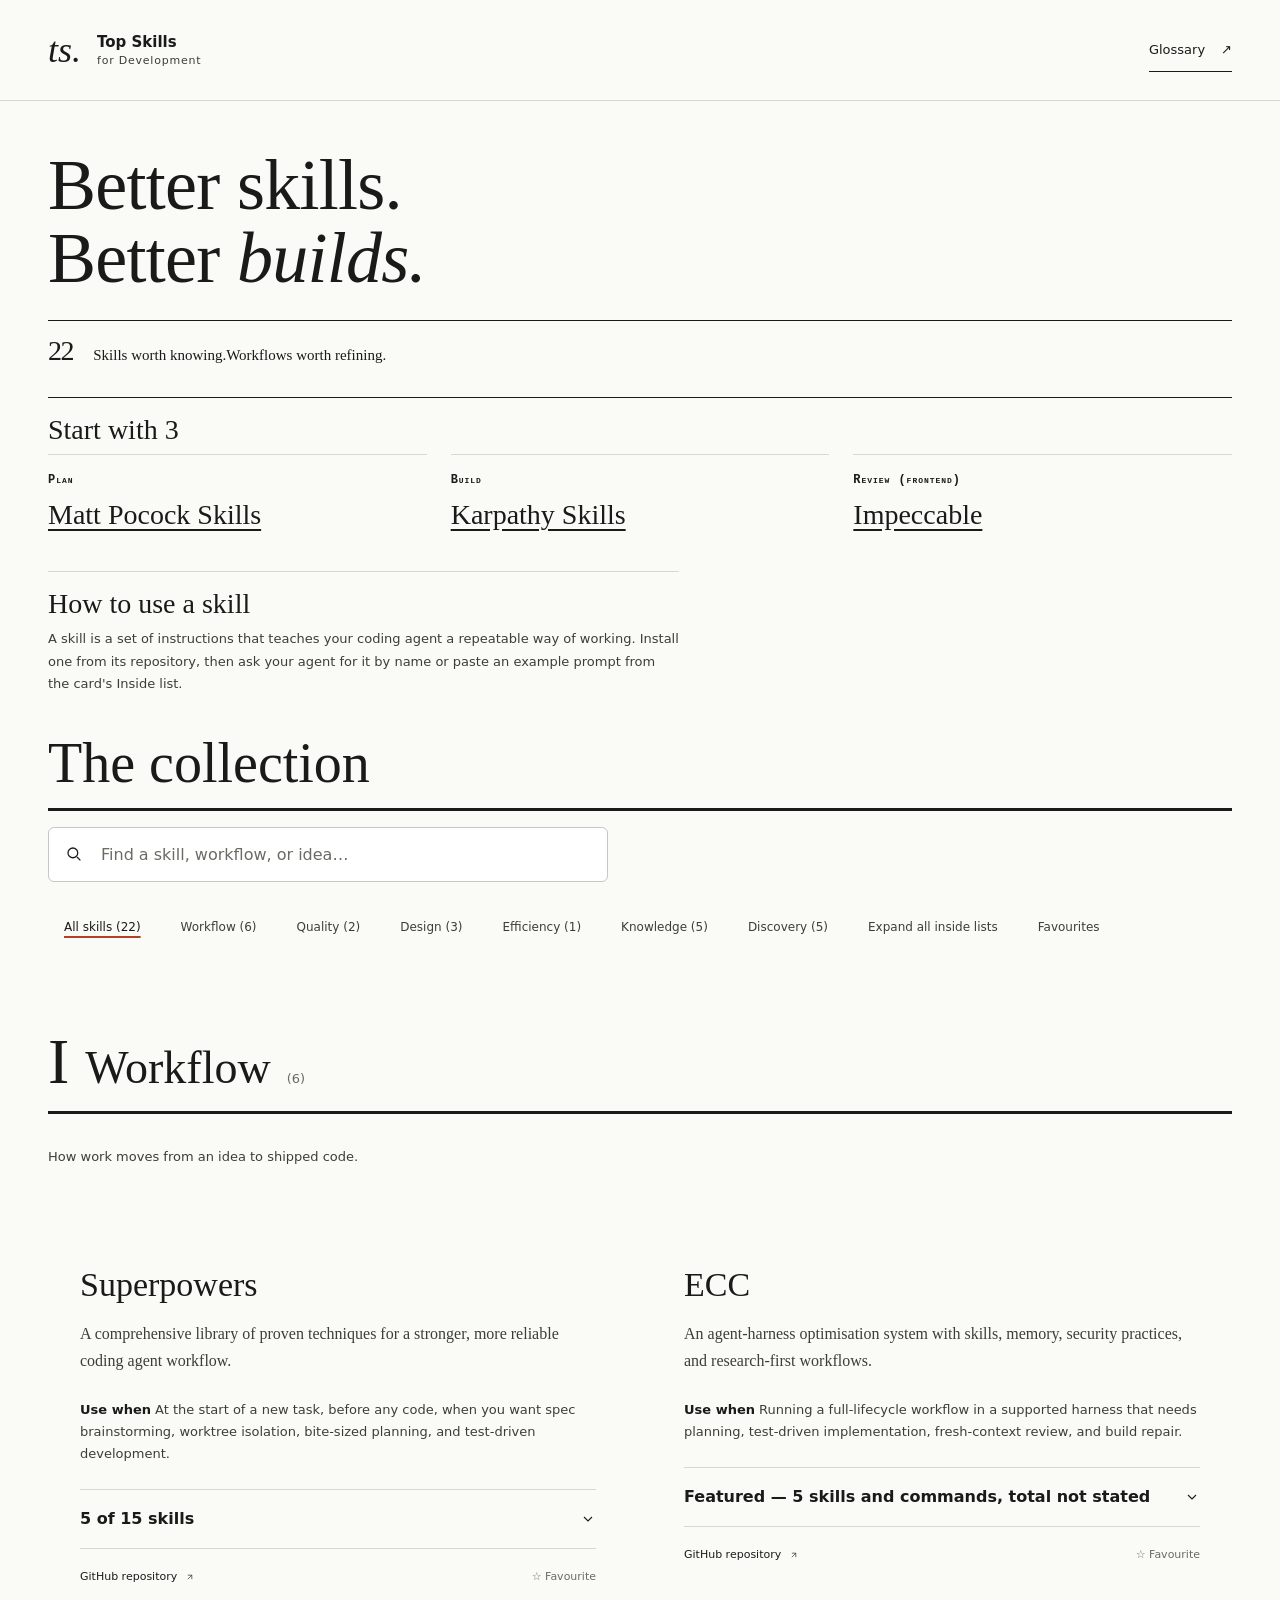
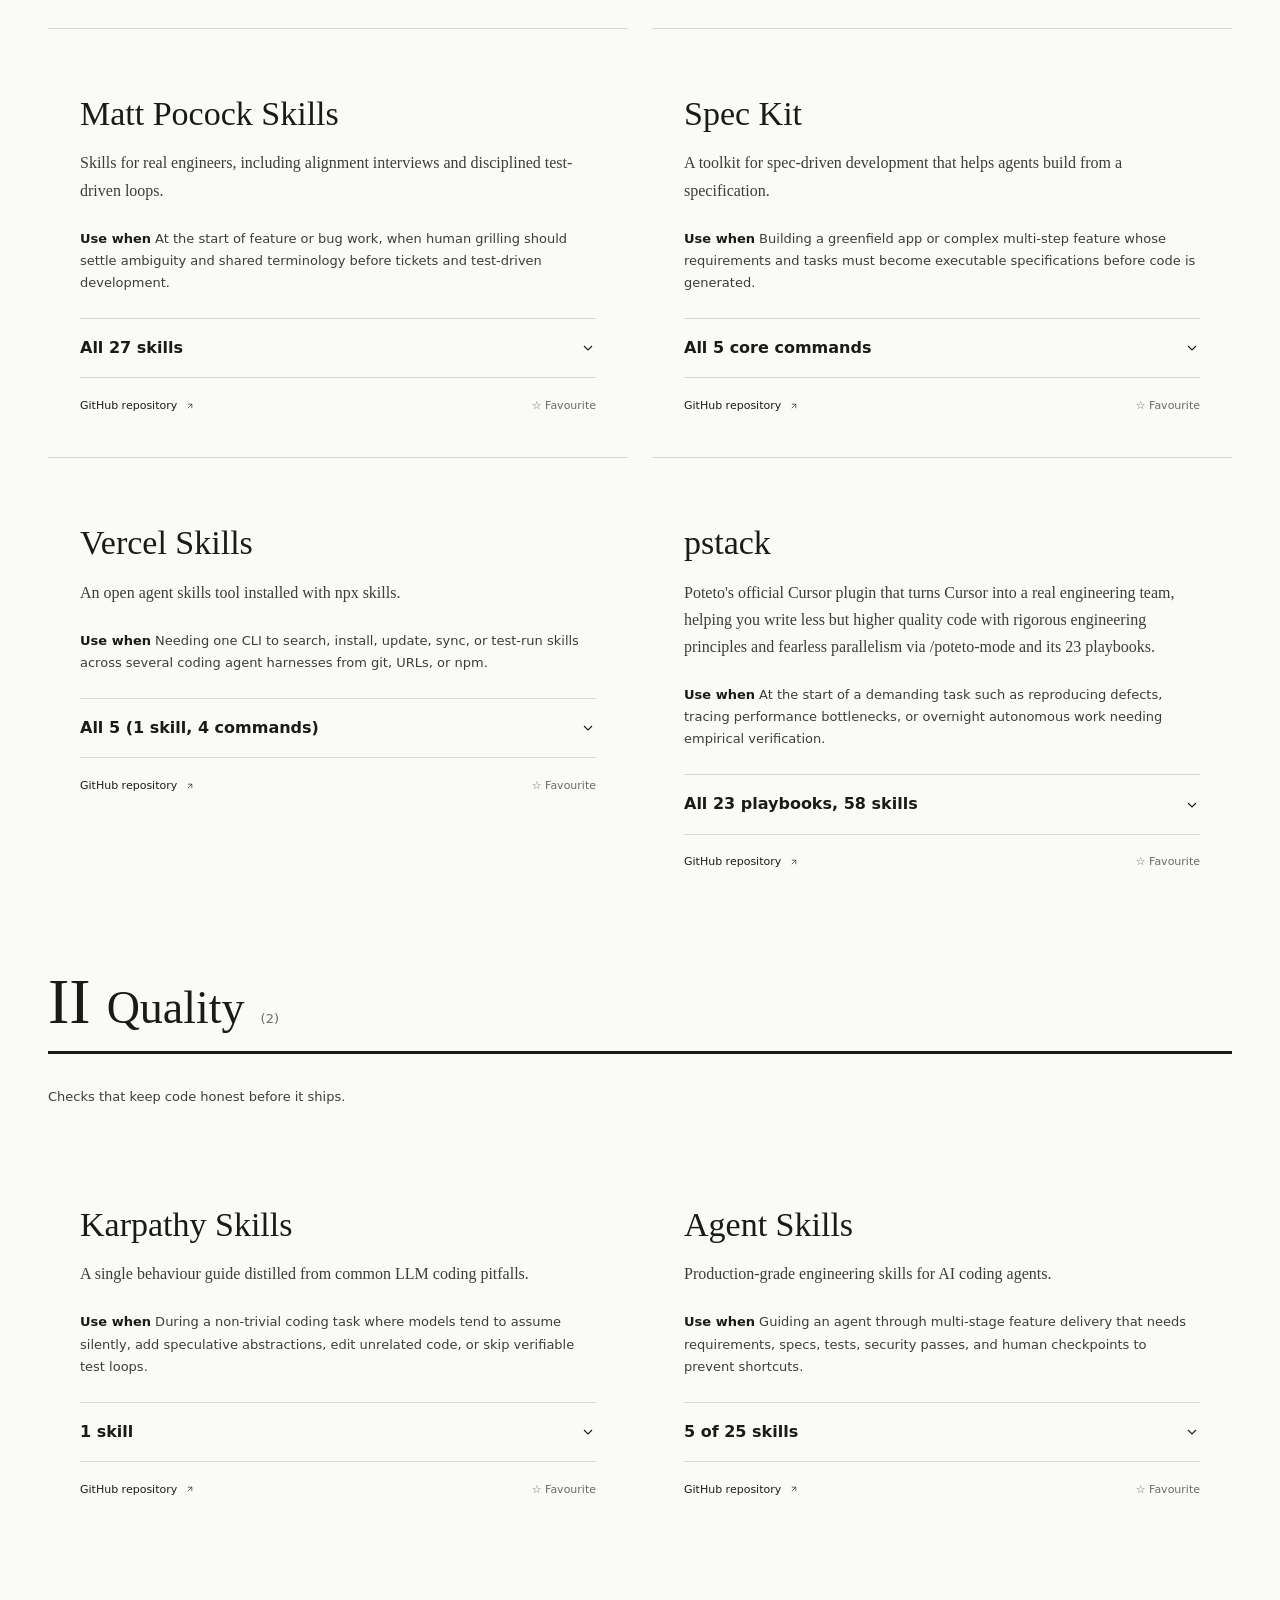
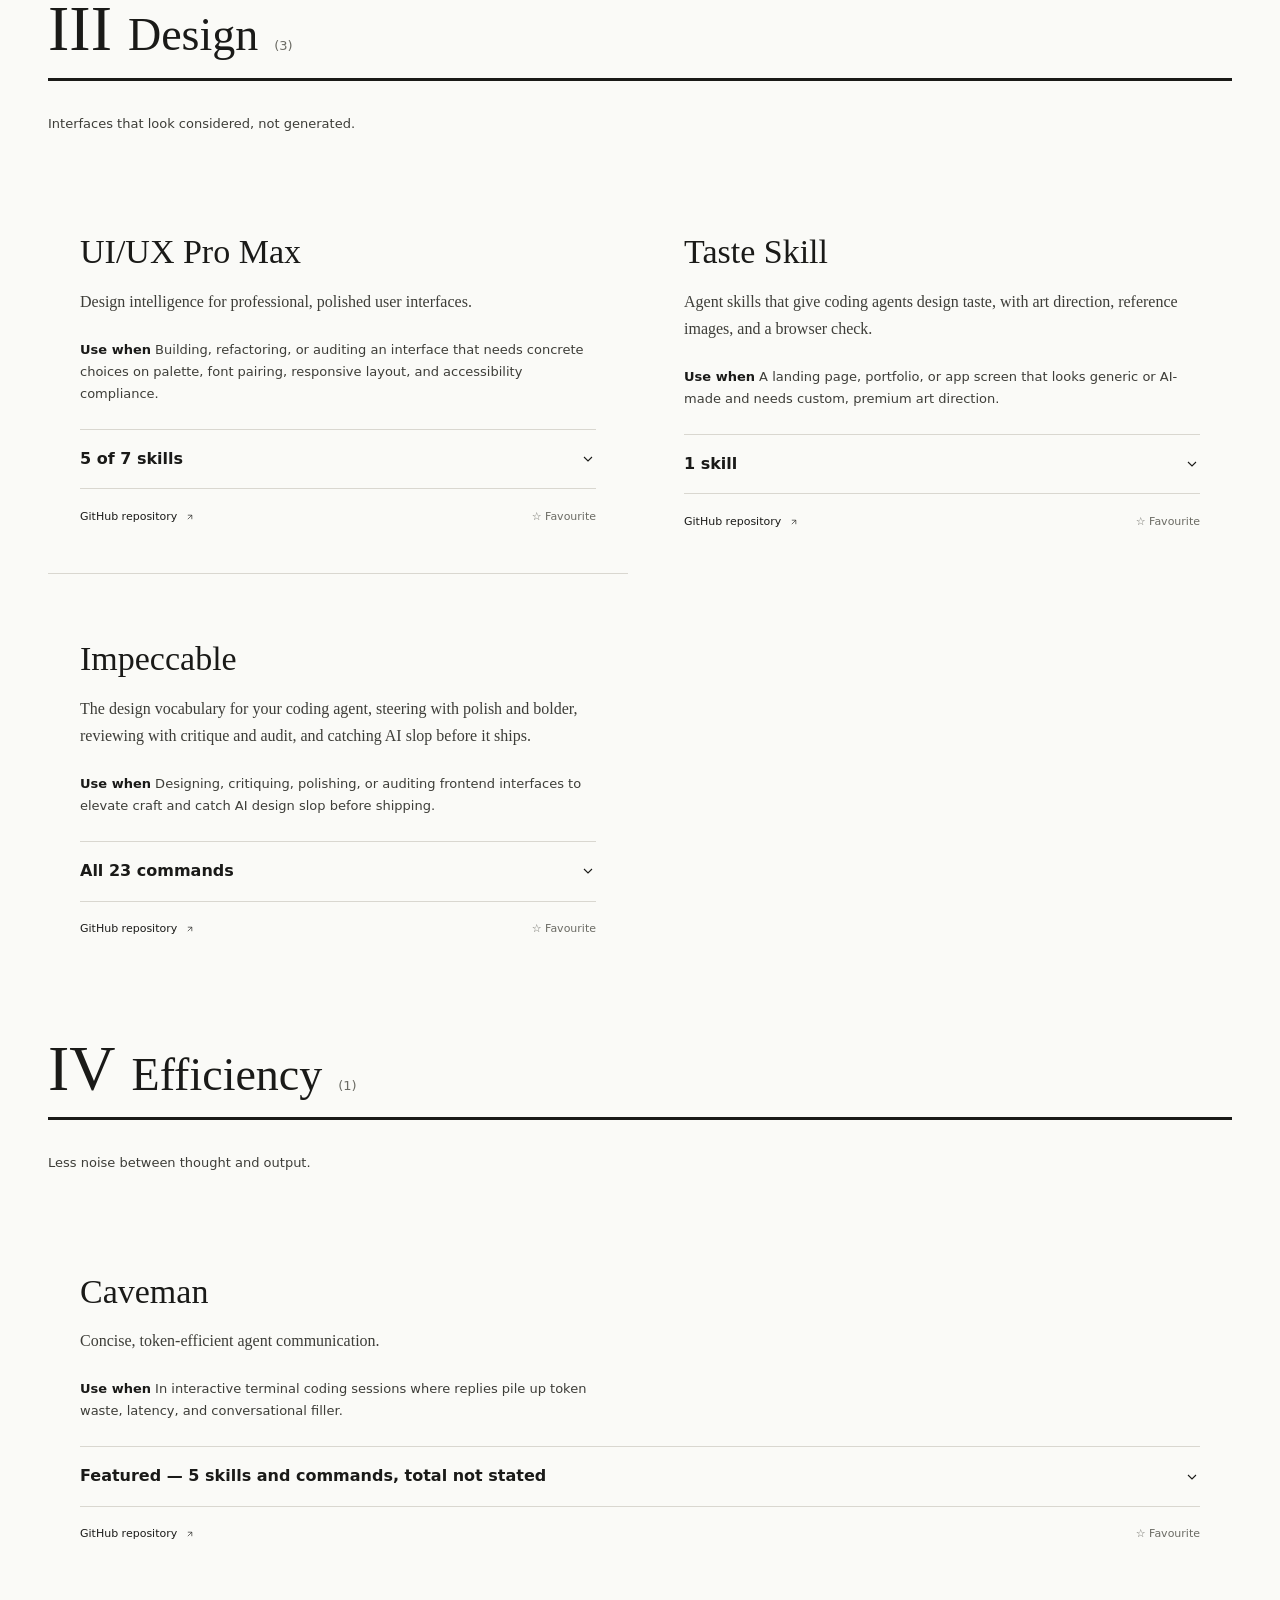
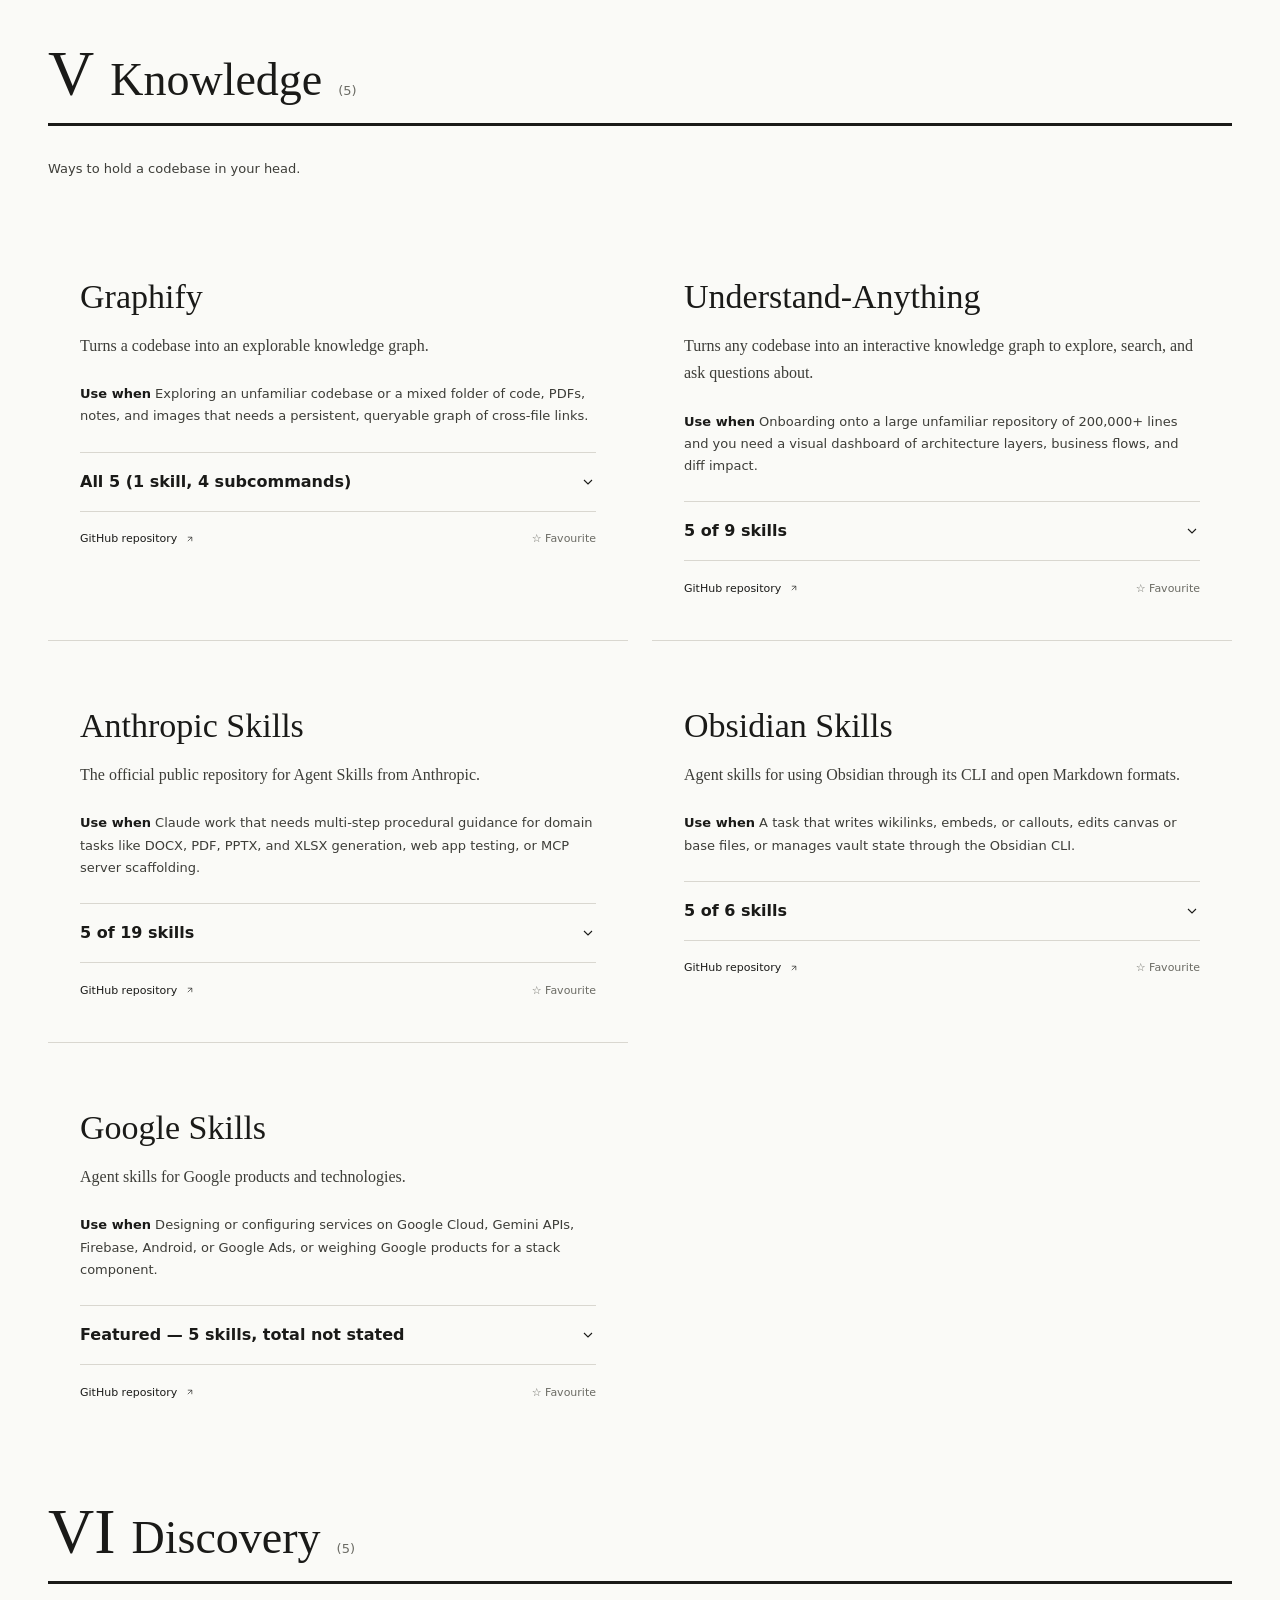
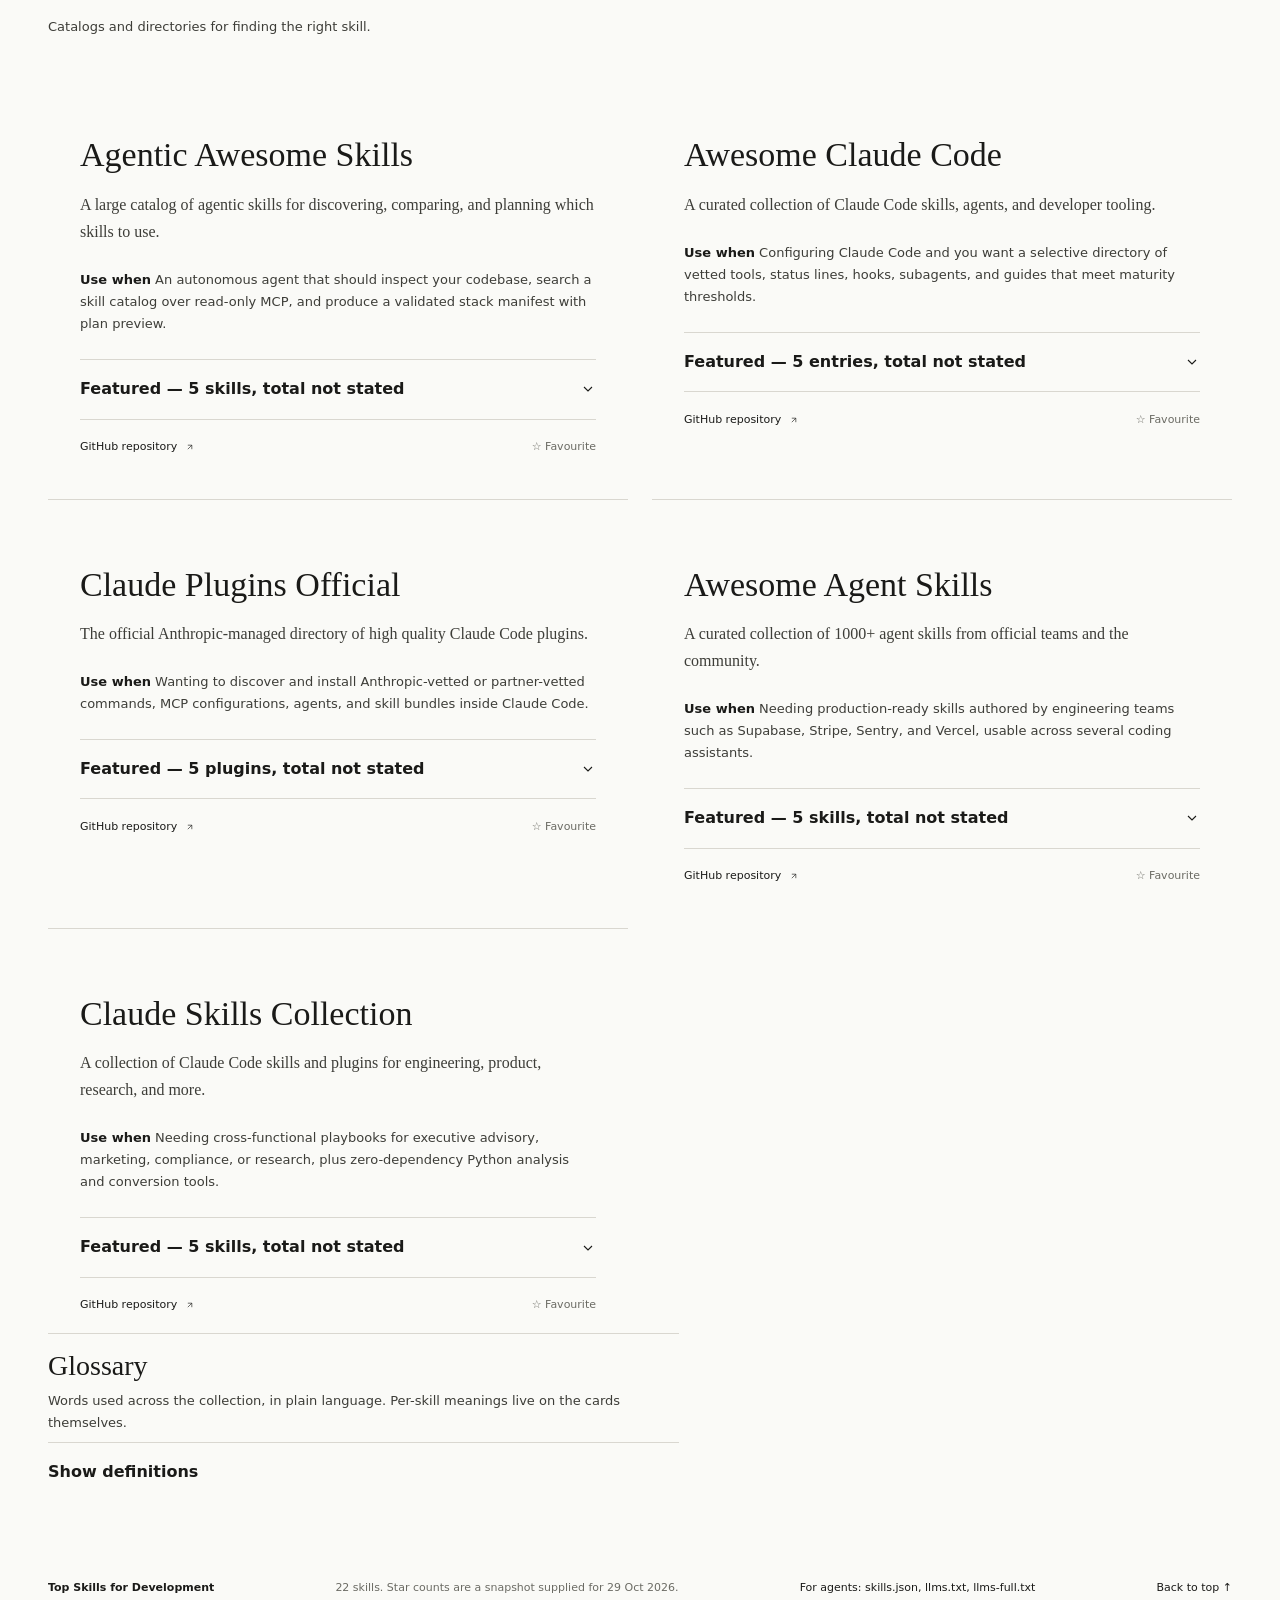
<file: index.html>
<!doctype html>
<html lang="en"><head><meta charset="utf-8"><meta name="viewport" content="width=device-width, initial-scale=1"><meta name="description" content="Discover 22 popular agent skills for development, with original GitHub repositories."><meta name="theme-color" content="#1a1a18"><title>Top Skills for Development — A developer’s field guide</title><link rel="stylesheet" href="styles.css"><script src="script.js" defer></script></head>
<body><svg xmlns="http://www.w3.org/2000/svg" aria-hidden="true" hidden><defs><symbol id="icon-external-link" viewBox="0 0 24 24"><path d="M7 17 17 7M7 7h10v10"/></symbol><symbol id="icon-star" viewBox="0 0 24 24"><path d="m12 3 2.8 5.7 6.3.9-4.6 4.5 1.1 6.3-5.6-3-5.6 3 1.1-6.3L3 9.6l6.2-.9Z"/></symbol></defs></svg><a class="skip-link" href="#collection">Skip to the collection</a>
<header class="site-header"><div class="header-inner"><a class="brand" href="./" aria-label="Top Skills for Development home"><span class="brand-mark" aria-hidden="true">ts.</span><span>Top Skills<span class="brand-sub">for Development</span></span></a><a class="collection-link" href="#glossary">Glossary <span aria-hidden="true">↗</span></a></div></header>
<main><div class="container"><section class="hero" aria-labelledby="page-title"><h1 id="page-title">Better skills.<br>Better <em>builds.</em></h1><aside class="hero-note"><span class="note-number">22</span><p>Skills worth knowing.<br>Workflows worth refining.</p></aside></section>
<section class="start-strip" aria-labelledby="start-title"><h2 id="start-title">Start with 3</h2><div class="start-list" role="list"><div class="start-item" role="listitem"><span class="start-phase">Plan</span><a href="#skill-4">Matt Pocock Skills</a></div><div class="start-item" role="listitem"><span class="start-phase">Build</span><a href="#skill-3">Karpathy Skills</a></div><div class="start-item" role="listitem"><span class="start-phase">Review (frontend)</span><a href="#skill-22">Impeccable</a></div></div></section>
<section class="how-to" aria-labelledby="how-to-title"><h2 id="how-to-title">How to use a skill</h2><p>A skill is a set of instructions that teaches your coding agent a repeatable way of working. Install one from its repository, then ask your agent for it by name or paste an example prompt from the card's Inside list.</p></section>
<section tabindex="-1" id="collection" class="collection" aria-labelledby="collection-title"><h2 id="collection-title">The collection</h2><div class="search-row"><div class="search-box"><svg viewBox="0 0 24 24" fill="none" stroke="currentColor" stroke-width="1.7" aria-hidden="true"><circle cx="10.5" cy="10.5" r="6.5"/><path d="m16 16 4.5 4.5"/></svg><label class="sr-only" for="search">Search skills</label><input disabled id="search" type="search" placeholder="Find a skill, workflow, or idea…" autocomplete="off"><button id="clear-search" type="button" aria-label="Clear search" hidden>×</button></div></div>
<div class="filter-row"><div class="filter-controls"><div class="filters" role="group" aria-label="Filter skills by chapter"><button type="button" class="filter active" hidden data-filter="All skills" aria-pressed="true">All skills (22)</button><button type="button" class="filter" hidden data-filter="Workflow" aria-pressed="false">Workflow (6)</button><button type="button" class="filter" hidden data-filter="Quality" aria-pressed="false">Quality (2)</button><button type="button" class="filter" hidden data-filter="Design" aria-pressed="false">Design (3)</button><button type="button" class="filter" hidden data-filter="Efficiency" aria-pressed="false">Efficiency (1)</button><button type="button" class="filter" hidden data-filter="Knowledge" aria-pressed="false">Knowledge (5)</button><button type="button" class="filter" hidden data-filter="Discovery" aria-pressed="false">Discovery (5)</button></div><button type="button" class="filter" id="toggle-inside" hidden aria-expanded="false">Expand all inside lists</button><button type="button" class="filter" id="toggle-favourites" hidden aria-pressed="false">Favourites</button></div></div>
<p id="reveal-note" class="reveal-note" role="status" aria-live="polite"></p>
<section class="chapter" aria-labelledby="chapter-workflow">
<h2 class="chapter-heading" id="chapter-workflow">Workflow <span>(6)</span></h2>
<p class="chapter-lede">How work moves from an idea to shipped code.</p>
<div class="skill-grid"><article class="skill-card" data-category="Workflow" aria-labelledby="skill-1">
 <h3 id="skill-1">Superpowers</h3>
 <p class="description">A comprehensive library of proven techniques for a stronger, more reliable coding agent workflow.</p>
 <div class="fit">
  <p class="fit-use"><strong>Use when</strong> At the start of a new task, before any code, when you want spec brainstorming, worktree isolation, bite-sized planning, and test-driven development.</p>
 </div>
 <details class="inside"><summary>5 of 15 skills<svg viewBox="0 0 24 24" fill="none" stroke="currentColor" stroke-width="1.6" aria-hidden="true"><path d="m6 9 6 6 6-6"/></svg></summary>
 <p class="card-use"><span class="card-use-label">Works with:</span> Claude Code, Codex, Cursor and 12 more</p>
 <p class="inside-meta">Level: Intermediate · GitHub stars: 307,155</p>
 <ul class="inside-list">
 <li><span class="item-head"><code class="inside-name">brainstorming</code> <span class="item-category">Planning</span> <button type="button" class="item-favourite-button" hidden data-item-favourite-for="skill-1:brainstorming" aria-pressed="false" aria-label="Favourite brainstorming">☆</button></span> <span class="item-dash">— </span>Explores and clarifies user requirements through iterative questioning before building begins, synthesizing understanding into a written design specification.<p class="example-prompt">Help me brainstorm the requirements and architecture for our new user authentication system before we write any code.</p></li>
 <li><span class="item-head"><code class="inside-name">using-git-worktrees</code> <span class="item-category">Setup</span> <button type="button" class="item-favourite-button" hidden data-item-favourite-for="skill-1:using-git-worktrees" aria-pressed="false" aria-label="Favourite using-git-worktrees">☆</button></span> <span class="item-dash">— </span>Provisions an isolated development workspace on a separate branch using harness-native tooling or git worktree fallbacks, verifying clean baseline test status before implementation starts.<p class="example-prompt">Set up an isolated git worktree on a new feature branch and verify a clean test baseline before starting work.</p></li>
 <li><span class="item-head"><code class="inside-name">writing-plans</code> <span class="item-category">Planning</span> <button type="button" class="item-favourite-button" hidden data-item-favourite-for="skill-1:writing-plans" aria-pressed="false" aria-label="Favourite writing-plans">☆</button></span> <span class="item-dash">— </span>Decomposes an approved design document into granular, bite-sized tasks (2–5 minutes each) specifying exact file paths, full code implementations, and explicit test verification steps.<p class="example-prompt">Create a granular implementation plan with bite-sized tasks, exact file paths, and test verification steps for our approved design.</p></li>
 <li><span class="item-head"><code class="inside-name">subagent-driven-development</code> <span class="item-category">Building</span> <button type="button" class="item-favourite-button" hidden data-item-favourite-for="skill-1:subagent-driven-development" aria-pressed="false" aria-label="Favourite subagent-driven-development">☆</button></span> <span class="item-dash">— </span>Coordinates implementation by dispatching an isolated subagent for each task, followed by two-stage reviews (spec compliance and code quality) after every step.<p class="example-prompt">Execute the plan in docs/superpowers/plans/auth-system.md using subagent-driven development, dispatching fresh subagents with reviews for each task.</p></li>
 <li><span class="item-head"><code class="inside-name">test-driven-development</code> <span class="item-category">Testing</span> <button type="button" class="item-favourite-button" hidden data-item-favourite-for="skill-1:test-driven-development" aria-pressed="false" aria-label="Favourite test-driven-development">☆</button></span> <span class="item-dash">— </span>Enforces a strict Red-Green-Refactor discipline that requires writing a failing test and observing it fail before producing the minimal code required to pass.<p class="example-prompt">Implement the user profile service using strict test-driven development by writing a failing test first before adding production code.</p></li>
 </ul>
 </details>
 <div class="card-footer"><a href="https://github.com/obra/superpowers" target="_blank" rel="noopener noreferrer" aria-label="Superpowers original GitHub repository (opens in new tab)">GitHub repository <svg viewBox="0 0 24 24" fill="none" stroke="currentColor" stroke-width="1.6" aria-hidden="true"><use href="#icon-external-link"/></svg></a><button type="button" class="favourite-button" hidden data-favourite-for="skill-1" aria-pressed="false" aria-label="Favourite Superpowers">☆ Favourite</button></div>
 </article>
<article class="skill-card" data-category="Workflow" aria-labelledby="skill-2">
 <h3 id="skill-2">ECC</h3>
 <p class="description">An agent-harness optimisation system with skills, memory, security practices, and research-first workflows.</p>
 <div class="fit">
  <p class="fit-use"><strong>Use when</strong> Running a full-lifecycle workflow in a supported harness that needs planning, test-driven implementation, fresh-context review, and build repair.</p>
 </div>
 <details class="inside"><summary>Featured — 5 skills and commands, total not stated<svg viewBox="0 0 24 24" fill="none" stroke="currentColor" stroke-width="1.6" aria-hidden="true"><path d="m6 9 6 6 6-6"/></svg></summary>
 <p class="card-use"><span class="card-use-label">Works with:</span> Claude Code, Codex, Cursor and 12 more</p>
 <p class="inside-meta">Level: Advanced · GitHub stars: 291,489</p>
 <ul class="inside-list">
 <li><span class="item-head"><code class="inside-name">tdd-workflow</code> <span class="item-category">Testing</span> <button type="button" class="item-favourite-button" hidden data-item-favourite-for="skill-2:tdd-workflow" aria-pressed="false" aria-label="Favourite tdd-workflow">☆</button></span> <span class="item-dash">— </span>Directs a complete test-driven development cycle requiring a failing test prior to code implementation, followed by incremental greening and refactoring targeting 80%+ test coverage across unit, integration, and E2E suites.<p class="example-prompt">Reproduce the shopping cart checkout bug with a failing test first, then use tdd-workflow to implement the fix.</p></li>
 <li><span class="item-head"><code class="inside-name">/ecc:plan</code> <span class="item-category">Planning</span> <button type="button" class="item-favourite-button" hidden data-item-favourite-for="skill-2:/ecc:plan" aria-pressed="false" aria-label="Favourite /ecc:plan">☆</button></span> <span class="item-dash">— </span>Clarifies user requirements, assesses architectural and operational risks, and structures a step-by-step implementation plan while halting for explicit confirmation before code edits occur.<p class="example-prompt">/ecc:plan &quot;Implement user authentication with JWT tokens, role-based access control, and password reset endpoints in our API.&quot;</p></li>
 <li><span class="item-head"><code class="inside-name">/code-review</code> <span class="item-category">Review</span> <button type="button" class="item-favourite-button" hidden data-item-favourite-for="skill-2:/code-review" aria-pressed="false" aria-label="Favourite /code-review">☆</button></span> <span class="item-dash">— </span>Conducts a structured, fresh-context code review on uncommitted local modifications or GitHub pull requests using a multi-phase checklist for bugs, style, and security.<p class="example-prompt">/code-review Run a fresh-context review on uncommitted local modifications to check for bugs, styling issues, and potential security vulnerabilities.</p></li>
 <li><span class="item-head"><code class="inside-name">/build-fix</code> <span class="item-category">Debugging</span> <button type="button" class="item-favourite-button" hidden data-item-favourite-for="skill-2:/build-fix" aria-pressed="false" aria-label="Favourite /build-fix">☆</button></span> <span class="item-dash">— </span>Inspects the repository to detect its active build system and iteratively resolves compiler, linter, and type-check errors using minimal, localized changes.<p class="example-prompt">/build-fix Inspect the repository build system and incrementally resolve all TypeScript compiler and linter errors using minimal, localized changes.</p></li>
 <li><span class="item-head"><code class="inside-name">security-scan</code> <span class="item-category">Review</span> <button type="button" class="item-favourite-button" hidden data-item-favourite-for="skill-2:security-scan" aria-pressed="false" aria-label="Favourite security-scan">☆</button></span> <span class="item-dash">— </span>Scans the agent harness setup (`.claude/` directory, MCP servers, hooks, and prompt guidelines) for configuration flaws, injection vulnerabilities, and credential exposure using AgentShield.<p class="example-prompt">/security-scan .claude/ to audit our configuration for hardcoded secrets, injection vulnerabilities, and overly permissive MCP server settings.</p></li>
 </ul>
 <p class="inside-note">Featured entries, not the whole catalog.</p>
 </details>
 <div class="card-footer"><a href="https://github.com/affaan-m/ECC" target="_blank" rel="noopener noreferrer" aria-label="ECC original GitHub repository (opens in new tab)">GitHub repository <svg viewBox="0 0 24 24" fill="none" stroke="currentColor" stroke-width="1.6" aria-hidden="true"><use href="#icon-external-link"/></svg></a><button type="button" class="favourite-button" hidden data-favourite-for="skill-2" aria-pressed="false" aria-label="Favourite ECC">☆ Favourite</button></div>
 </article>
<article class="skill-card" data-category="Workflow" aria-labelledby="skill-4">
 <h3 id="skill-4">Matt Pocock Skills</h3>
 <p class="description">Skills for real engineers, including alignment interviews and disciplined test-driven loops.</p>
 <div class="fit">
  <p class="fit-use"><strong>Use when</strong> At the start of feature or bug work, when human grilling should settle ambiguity and shared terminology before tickets and test-driven development.</p>
 </div>
 <details class="inside"><summary>All 27 skills<svg viewBox="0 0 24 24" fill="none" stroke="currentColor" stroke-width="1.6" aria-hidden="true"><path d="m6 9 6 6 6-6"/></svg></summary>
 <p class="card-use"><span class="card-use-label">Works with:</span> Claude Code, Codex, Cursor and 7 more</p>
 <p class="inside-meta">Level: Intermediate · GitHub stars: 305,511</p>
 <ul class="inside-list">
 <li><span class="item-head"><code class="inside-name">grill-with-docs</code> <span class="item-category">Planning</span> <button type="button" class="item-favourite-button" hidden data-item-favourite-for="skill-4:grill-with-docs" aria-pressed="false" aria-label="Favourite grill-with-docs">☆</button></span> <span class="item-dash">— </span>Interrogates the user in depth about planned changes while writing Architecture Decision Records (ADRs) and maintaining a ubiquitous project domain glossary (`GLOSSARY.md`) before work starts.<p class="example-prompt">/grill-with-docs Interview me about our proposed caching architecture while recording architectural decision records and updating our project glossary.</p></li>
 <li><span class="item-head"><code class="inside-name">grill-me</code> <span class="item-category">Planning</span> <button type="button" class="item-favourite-button" hidden data-item-favourite-for="skill-4:grill-me" aria-pressed="false" aria-label="Favourite grill-me">☆</button></span> <span class="item-dash">— </span>Recursively interviews the user on an idea, plan, or general proposal until every branch of the design decision tree is explored and aligned.<p class="example-prompt">/grill-me Interview me relentlessly about my proposal for a team on-call rotation until every branch of the plan is resolved.</p></li>
 <li><span class="item-head"><code class="inside-name">to-spec</code> <span class="item-category">Planning</span> <button type="button" class="item-favourite-button" hidden data-item-favourite-for="skill-4:to-spec" aria-pressed="false" aria-label="Favourite to-spec">☆</button></span> <span class="item-dash">— </span>Turns a grilled understanding into a written specification, with implementation seams agreed up front before tickets are cut.<p class="example-prompt">/to-spec Turn our conversation into a complete feature specification, proposing test seams and publishing it to our issue tracker.</p></li>
 <li><span class="item-head"><code class="inside-name">implement</code> <span class="item-category">Building</span> <button type="button" class="item-favourite-button" hidden data-item-favourite-for="skill-4:implement" aria-pressed="false" aria-label="Favourite implement">☆</button></span> <span class="item-dash">— </span>Executes tasks defined by a specification or ticket list, triggering `/tdd` across identified seams and terminating with `/code-review` before committing changes.<p class="example-prompt">/implement Build the feature described in ticket #104, using test-driven development at identified seams and running code review before committing.</p></li>
 <li><span class="item-head"><code class="inside-name">code-review</code> <span class="item-category">Review</span> <button type="button" class="item-favourite-button" hidden data-item-favourite-for="skill-4:code-review" aria-pressed="false" aria-label="Favourite code-review">☆</button></span> <span class="item-dash">— </span>Performs a dual-axis evaluation of repository diffs comparing code against standards and against the originating spec using parallel, isolated subagents.<p class="example-prompt">Review our current changes since main against repo coding standards and originating issue #45 using parallel subagents for evaluation.</p></li>
 <li><span class="item-head"><code class="inside-name">ask-matt</code> <span class="item-category">Discovery</span> <button type="button" class="item-favourite-button" hidden data-item-favourite-for="skill-4:ask-matt" aria-pressed="false" aria-label="Favourite ask-matt">☆</button></span> <span class="item-dash">— </span>Routes user to the right workflow or skill<p class="example-prompt">Use ask-matt to recommend the best skill sequence for turning our auth refactor idea into tested, production-ready code.</p></li>
 <li><span class="item-head"><code class="inside-name">codebase-design</code> <span class="item-category">Planning</span> <button type="button" class="item-favourite-button" hidden data-item-favourite-for="skill-4:codebase-design" aria-pressed="false" aria-label="Favourite codebase-design">☆</button></span> <span class="item-dash">— </span>Designs deep modules behind simple seams<p class="example-prompt">Use codebase-design to restructure our payment gateway into a deep module hiding its internal webhook handlers behind one interface.</p></li>
 <li><span class="item-head"><code class="inside-name">diagnosing-bugs</code> <span class="item-category">Debugging</span> <button type="button" class="item-favourite-button" hidden data-item-favourite-for="skill-4:diagnosing-bugs" aria-pressed="false" aria-label="Favourite diagnosing-bugs">☆</button></span> <span class="item-dash">— </span>Disciplined loop for hard bugs and failures<p class="example-prompt">Use diagnosing-bugs to build a reproducible failing test for the intermittent session timeout before attempting any speculative code fix.</p></li>
 <li><span class="item-head"><code class="inside-name">domain-modeling</code> <span class="item-category">Planning</span> <button type="button" class="item-favourite-button" hidden data-item-favourite-for="skill-4:domain-modeling" aria-pressed="false" aria-label="Favourite domain-modeling">☆</button></span> <span class="item-dash">— </span>Sharpens terms and updates glossary and ADRs<p class="example-prompt">Use domain-modeling to clarify our order fulfillment terminology, resolve naming ambiguities, and update the glossary with our new state transitions.</p></li>
 <li><span class="item-head"><code class="inside-name">implement-spec</code> <span class="item-category">Building</span> <button type="button" class="item-favourite-button" hidden data-item-favourite-for="skill-4:implement-spec" aria-pressed="false" aria-label="Favourite implement-spec">☆</button></span> <span class="item-dash">— </span>Executes full spec using concurrent workers<p class="example-prompt">Use implement-spec to execute our completed billing integration spec across parallel implementer subagents on a dedicated feature branch.</p></li>
 <li><span class="item-head"><code class="inside-name">improve-codebase-architecture</code> <span class="item-category">Understanding</span> <button type="button" class="item-favourite-button" hidden data-item-favourite-for="skill-4:improve-codebase-architecture" aria-pressed="false" aria-label="Favourite improve-codebase-architecture">☆</button></span> <span class="item-dash">— </span>Finds deep module opportunities in a codebase<p class="example-prompt">Use improve-codebase-architecture to scan our repository for shallow abstractions, generate an interactive HTML report, and suggest deeper seams.</p></li>
 <li><span class="item-head"><code class="inside-name">pr</code> <span class="item-category">Writing</span> <button type="button" class="item-favourite-button" hidden data-item-favourite-for="skill-4:pr" aria-pressed="false" aria-label="Favourite pr">☆</button></span> <span class="item-dash">— </span>Formats PR body with summary and verification<p class="example-prompt">Use pr to construct a pull request description including a concise summary, before-and-after verification evidence, and merge risk analysis.</p></li>
 <li><span class="item-head"><code class="inside-name">prototype</code> <span class="item-category">Building</span> <button type="button" class="item-favourite-button" hidden data-item-favourite-for="skill-4:prototype" aria-pressed="false" aria-label="Favourite prototype">☆</button></span> <span class="item-dash">— </span>Builds throwaway logic or UI spike prototypes<p class="example-prompt">Use prototype to build a throwaway single-file HTML spike validating our multi-step checkout state machine before writing production code.</p></li>
 <li><span class="item-head"><code class="inside-name">research</code> <span class="item-category">Research</span> <button type="button" class="item-favourite-button" hidden data-item-favourite-for="skill-4:research" aria-pressed="false" aria-label="Favourite research">☆</button></span> <span class="item-dash">— </span>Investigates primary sources into repo docs<p class="example-prompt">Use research to investigate the latest Stripe webhook idempotency guidelines against official documentation and document findings in our repository.</p></li>
 <li><span class="item-head"><code class="inside-name">retro</code> <span class="item-category">Review</span> <button type="button" class="item-favourite-button" hidden data-item-favourite-for="skill-4:retro" aria-pressed="false" aria-label="Favourite retro">☆</button></span> <span class="item-dash">— </span>Reviews session to improve agent environment<p class="example-prompt">Use retro to evaluate our recent development session and recommend high-impact improvements to our linter rules, steering docs, and harness.</p></li>
 <li><span class="item-head"><code class="inside-name">setup-matt-pocock-skills</code> <span class="item-category">Setup</span> <button type="button" class="item-favourite-button" hidden data-item-favourite-for="skill-4:setup-matt-pocock-skills" aria-pressed="false" aria-label="Favourite setup-matt-pocock-skills">☆</button></span> <span class="item-dash">— </span>Configures tracker, labels, and doc structure<p class="example-prompt">Use setup-matt-pocock-skills to configure our GitHub issue tracker integration, establish triage labels, and initialize our domain documentation layout.</p></li>
 <li><span class="item-head"><code class="inside-name">tdd</code> <span class="item-category">Testing</span> <button type="button" class="item-favourite-button" hidden data-item-favourite-for="skill-4:tdd" aria-pressed="false" aria-label="Favourite tdd">☆</button></span> <span class="item-dash">— </span>Drives red-green-refactor vertical slices<p class="example-prompt">Use tdd to implement our token verification logic by writing a failing test first, followed by minimal implementation and refactoring.</p></li>
 <li><span class="item-head"><code class="inside-name">to-tickets</code> <span class="item-category">Planning</span> <button type="button" class="item-favourite-button" hidden data-item-favourite-for="skill-4:to-tickets" aria-pressed="false" aria-label="Favourite to-tickets">☆</button></span> <span class="item-dash">— </span>Splits specs into tracer-bullet issue graphs<p class="example-prompt">Use to-tickets to decompose our authentication specification into tracer-bullet tickets declaring explicit dependency edges for our tracking system.</p></li>
 <li><span class="item-head"><code class="inside-name">triage</code> <span class="item-category">Planning</span> <button type="button" class="item-favourite-button" hidden data-item-favourite-for="skill-4:triage" aria-pressed="false" aria-label="Favourite triage">☆</button></span> <span class="item-dash">— </span>Processes issues into actionable agent briefs<p class="example-prompt">Use triage to inspect incoming user bug reports, verify reproduction steps, apply triage labels, and draft structured agent-ready implementation briefs.</p></li>
 <li><span class="item-head"><code class="inside-name">wayfinder</code> <span class="item-category">Planning</span> <button type="button" class="item-favourite-button" hidden data-item-favourite-for="skill-4:wayfinder" aria-pressed="false" aria-label="Favourite wayfinder">☆</button></span> <span class="item-dash">— </span>Maps multi-session work as decision tickets<p class="example-prompt">Use wayfinder to break our database migration into a decision map of sequential tickets resolving unknowns one step at a time.</p></li>
 <li><span class="item-head"><code class="inside-name">wizard</code> <span class="item-category">Setup</span> <button type="button" class="item-favourite-button" hidden data-item-favourite-for="skill-4:wizard" aria-pressed="false" aria-label="Favourite wizard">☆</button></span> <span class="item-dash">— </span>Generates interactive bash setup walkthroughs<p class="example-prompt">Use wizard to generate an interactive bash script that guides our DevOps engineer step-by-step through manual AWS credential provisioning.</p></li>
 <li><span class="item-head"><code class="inside-name">grilling</code> <span class="item-category">Planning</span> <button type="button" class="item-favourite-button" hidden data-item-favourite-for="skill-4:grilling" aria-pressed="false" aria-label="Favourite grilling">☆</button></span> <span class="item-dash">— </span>Relentless interview primitive for decisions<p class="example-prompt">Use grilling to relentlessly interview me about our proposed caching strategy until every trade-off and edge case is thoroughly resolved.</p></li>
 <li><span class="item-head"><code class="inside-name">handoff</code> <span class="item-category">Communication</span> <button type="button" class="item-favourite-button" hidden data-item-favourite-for="skill-4:handoff" aria-pressed="false" aria-label="Favourite handoff">☆</button></span> <span class="item-dash">— </span>Compacts session context for another agent<p class="example-prompt">Use handoff to summarize our current debugging progress into a concise state document so another agent can continue the task seamlessly.</p></li>
 <li><span class="item-head"><code class="inside-name">teach</code> <span class="item-category">Communication</span> <button type="button" class="item-favourite-button" hidden data-item-favourite-for="skill-4:teach" aria-pressed="false" aria-label="Favourite teach">☆</button></span> <span class="item-dash">— </span>Interactive workspace for learning concepts<p class="example-prompt">Use teach to guide me through understanding distributed consensus algorithms with interactive exercises and incremental knowledge checks in this workspace.</p></li>
 <li><span class="item-head"><code class="inside-name">to-questionnaire</code> <span class="item-category">Planning</span> <button type="button" class="item-favourite-button" hidden data-item-favourite-for="skill-4:to-questionnaire" aria-pressed="false" aria-label="Favourite to-questionnaire">☆</button></span> <span class="item-dash">— </span>Turns blocked decisions into questionnaires<p class="example-prompt">Use to-questionnaire to create an asynchronous markdown questionnaire for our product manager regarding unresolved user permission requirements and trade-offs.</p></li>
 <li><span class="item-head"><code class="inside-name">wait-what</code> <span class="item-category">Communication</span> <button type="button" class="item-favourite-button" hidden data-item-favourite-for="skill-4:wait-what" aria-pressed="false" aria-label="Favourite wait-what">☆</button></span> <span class="item-dash">— </span>Re-explains unclear messages using glossary<p class="example-prompt">Use wait-what to rephrase your previous technical explanation in plain English using terminology already established in our project glossary.</p></li>
 <li><span class="item-head"><code class="inside-name">writing-for-agents</code> <span class="item-category">Writing</span> <button type="button" class="item-favourite-button" hidden data-item-favourite-for="skill-4:writing-for-agents" aria-pressed="false" aria-label="Favourite writing-for-agents">☆</button></span> <span class="item-dash">— </span>Guides authoring docs and steering for agents<p class="example-prompt">Use writing-for-agents to craft clear, concise instructions for our team steering guidelines following proven context-pointer and front-loading principles.</p></li>
 </ul>
 </details>
 <div class="card-footer"><a href="https://github.com/mattpocock/skills" target="_blank" rel="noopener noreferrer" aria-label="Matt Pocock Skills original GitHub repository (opens in new tab)">GitHub repository <svg viewBox="0 0 24 24" fill="none" stroke="currentColor" stroke-width="1.6" aria-hidden="true"><use href="#icon-external-link"/></svg></a><button type="button" class="favourite-button" hidden data-favourite-for="skill-4" aria-pressed="false" aria-label="Favourite Matt Pocock Skills">☆ Favourite</button></div>
 </article>
<article class="skill-card" data-category="Workflow" aria-labelledby="skill-12">
 <h3 id="skill-12">Spec Kit</h3>
 <p class="description">A toolkit for spec-driven development that helps agents build from a specification.</p>
 <div class="fit">
  <p class="fit-use"><strong>Use when</strong> Building a greenfield app or complex multi-step feature whose requirements and tasks must become executable specifications before code is generated.</p>
 </div>
 <details class="inside"><summary>All 5 core commands<svg viewBox="0 0 24 24" fill="none" stroke="currentColor" stroke-width="1.6" aria-hidden="true"><path d="m6 9 6 6 6-6"/></svg></summary>
 <p class="card-use"><span class="card-use-label">Works with:</span> Claude Code, Codex, Cursor and 38 more · <span class="card-use-label">Install:</span> <code class="card-use-code">uv tool install specify-cli</code></p>
 <p class="inside-meta">Level: Intermediate · GitHub stars: 143,671</p>
 <ul class="inside-list">
 <li><span class="item-head"><code class="inside-name">speckit-specify</code> <span class="item-category">Planning</span> <button type="button" class="item-favourite-button" hidden data-item-favourite-for="skill-12:speckit-specify" aria-pressed="false" aria-label="Favourite speckit-specify">☆</button></span> <span class="item-dash">— </span>Creates or updates a detailed feature specification (`spec.md`) from natural language requirements, defining functional scope, user stories, and technical constraints.<p class="example-prompt">/speckit-specify Build a photo organizer with albums grouped by date and a tile preview of each album.</p></li>
 <li><span class="item-head"><code class="inside-name">speckit-plan</code> <span class="item-category">Planning</span> <button type="button" class="item-favourite-button" hidden data-item-favourite-for="skill-12:speckit-plan" aria-pressed="false" aria-label="Favourite speckit-plan">☆</button></span> <span class="item-dash">— </span>Executes implementation planning using design templates to generate technical design artifacts, technology choices, and architectural boundaries.<p class="example-prompt">/speckit-plan Use .NET Aspire with Postgres, Blazor Server for the drag-and-drop frontend, and REST APIs for task management.</p></li>
 <li><span class="item-head"><code class="inside-name">speckit-tasks</code> <span class="item-category">Planning</span> <button type="button" class="item-favourite-button" hidden data-item-favourite-for="skill-12:speckit-tasks" aria-pressed="false" aria-label="Favourite speckit-tasks">☆</button></span> <span class="item-dash">— </span>Decomposes the architectural plan and specification into an actionable, dependency-ordered `tasks.md` checklist for systematic implementation.<p class="example-prompt">/speckit-tasks Break down our technical plan into an actionable, dependency-ordered checklist in tasks.md for systematic feature implementation.</p></li>
 <li><span class="item-head"><code class="inside-name">speckit-implement</code> <span class="item-category">Building</span> <button type="button" class="item-favourite-button" hidden data-item-favourite-for="skill-12:speckit-implement" aria-pressed="false" aria-label="Favourite speckit-implement">☆</button></span> <span class="item-dash">— </span>Executes the implementation plan by processing and building out each task defined in `tasks.md` with prerequisite validation checks.<p class="example-prompt">/speckit-implement Implement only the Setup and Foundational phases: project scaffolding and the project/task data model with basic CRUD.</p></li>
 <li><span class="item-head"><code class="inside-name">speckit-converge</code> <span class="item-category">Review</span> <button type="button" class="item-favourite-button" hidden data-item-favourite-for="skill-12:speckit-converge" aria-pressed="false" aria-label="Favourite speckit-converge">☆</button></span> <span class="item-dash">— </span>Audits the codebase against the spec, plan, and tasks, automatically appending any missing or incomplete work as new tasks to `tasks.md` until full convergence is reached.<p class="example-prompt">/speckit-converge Audit our codebase against the spec, plan, and tasks, appending any missing requirements to tasks.md until fully converged.</p></li>
 </ul>
 </details>
 <div class="card-footer"><a href="https://github.com/github/spec-kit" target="_blank" rel="noopener noreferrer" aria-label="Spec Kit original GitHub repository (opens in new tab)">GitHub repository <svg viewBox="0 0 24 24" fill="none" stroke="currentColor" stroke-width="1.6" aria-hidden="true"><use href="#icon-external-link"/></svg></a><button type="button" class="favourite-button" hidden data-favourite-for="skill-12" aria-pressed="false" aria-label="Favourite Spec Kit">☆ Favourite</button></div>
 </article>
<article class="skill-card" data-category="Workflow" aria-labelledby="skill-16">
 <h3 id="skill-16">Vercel Skills</h3>
 <p class="description">An open agent skills tool installed with npx skills.</p>
 <div class="fit">
  <p class="fit-use"><strong>Use when</strong> Needing one CLI to search, install, update, sync, or test-run skills across several coding agent harnesses from git, URLs, or npm.</p>
 </div>
 <details class="inside"><summary>All 5 (1 skill, 4 commands)<svg viewBox="0 0 24 24" fill="none" stroke="currentColor" stroke-width="1.6" aria-hidden="true"><path d="m6 9 6 6 6-6"/></svg></summary>
 <p class="card-use"><span class="card-use-label">Works with:</span> Claude Code, Codex, Cursor and 75+ more</p>
 <p class="inside-meta">Level: Intermediate · GitHub stars: 37,031</p>
 <ul class="inside-list">
 <li><span class="item-head"><code class="inside-name">find-skills</code> <span class="item-category">Discovery</span> <button type="button" class="item-favourite-button" hidden data-item-favourite-for="skill-16:find-skills" aria-pressed="false" aria-label="Favourite find-skills">☆</button></span> <span class="item-dash">— </span>Instructs an AI coding agent on how to query and install agent skills via the Skills CLI when a user requests capabilities not natively supported.<p class="example-prompt">Find a skill for building responsive HTML emails and install it directly into our current project workspace to style newsletters.</p></li>
 <li><span class="item-head"><code class="inside-name">skills add</code> <span class="item-category">Setup</span> <button type="button" class="item-favourite-button" hidden data-item-favourite-for="skill-16:skills add" aria-pressed="false" aria-label="Favourite skills add">☆</button></span> <span class="item-dash">— </span>Downloads and installs agent skills from GitHub repositories, URLs, or local paths directly into the active project or globally. <span class="inside-kind">(command)</span><p class="example-prompt">skills add vercel-labs/agent-skills --skill web-design-guidelines to configure our project with responsive layout rules and typography standards.</p></li>
 <li><span class="item-head"><code class="inside-name">skills find</code> <span class="item-category">Discovery</span> <button type="button" class="item-favourite-button" hidden data-item-favourite-for="skill-16:skills find" aria-pressed="false" aria-label="Favourite skills find">☆</button></span> <span class="item-dash">— </span>Interactively searches the open agent skills ecosystem by keyword query or scopes results to a specific GitHub owner. <span class="inside-kind">(command)</span><p class="example-prompt">skills find react performance --owner vercel-labs to discover verified optimization skills for our frontend application codebase.</p></li>
 <li><span class="item-head"><code class="inside-name">skills use</code> <span class="item-category">Setup</span> <button type="button" class="item-favourite-button" hidden data-item-favourite-for="skill-16:skills use" aria-pressed="false" aria-label="Favourite skills use">☆</button></span> <span class="item-dash">— </span>Generates prompt text or temporarily initializes a coding agent with a specified skill without permanently adding it to project dependencies. <span class="inside-kind">(command)</span><p class="example-prompt">skills use vercel-labs/agent-skills@web-design-guidelines to temporarily load styling rules into this agent session without installing them permanently.</p></li>
 <li><span class="item-head"><code class="inside-name">skills update</code> <span class="item-category">Setup</span> <button type="button" class="item-favourite-button" hidden data-item-favourite-for="skill-16:skills update" aria-pressed="false" aria-label="Favourite skills update">☆</button></span> <span class="item-dash">— </span>Checks for and updates installed project and global skills to their latest upstream releases. <span class="inside-kind">(command)</span><p class="example-prompt">skills update to refresh all installed agent skills to their latest upstream versions and check for breaking configuration changes.</p></li>
 </ul>
 </details>
 <div class="card-footer"><a href="https://github.com/vercel-labs/skills" target="_blank" rel="noopener noreferrer" aria-label="Vercel Skills original GitHub repository (opens in new tab)">GitHub repository <svg viewBox="0 0 24 24" fill="none" stroke="currentColor" stroke-width="1.6" aria-hidden="true"><use href="#icon-external-link"/></svg></a><button type="button" class="favourite-button" hidden data-favourite-for="skill-16" aria-pressed="false" aria-label="Favourite Vercel Skills">☆ Favourite</button></div>
 </article>
<article class="skill-card" data-category="Workflow" aria-labelledby="skill-20">
 <h3 id="skill-20">pstack</h3>
 <p class="description">Poteto's official Cursor plugin that turns Cursor into a real engineering team, helping you write less but higher quality code with rigorous engineering principles and fearless parallelism via /poteto-mode and its 23 playbooks.</p>
 <div class="fit">
  <p class="fit-use"><strong>Use when</strong> At the start of a demanding task such as reproducing defects, tracing performance bottlenecks, or overnight autonomous work needing empirical verification.</p>
 </div>
 <details class="inside"><summary>All 23 playbooks, 58 skills<svg viewBox="0 0 24 24" fill="none" stroke="currentColor" stroke-width="1.6" aria-hidden="true"><path d="m6 9 6 6 6-6"/></svg></summary>
 <p class="card-use"><span class="card-use-label">Works with:</span> Claude Code, Cursor</p>
 <p class="inside-meta">Level: Advanced · GitHub stars: 14,487</p>
 <ul class="inside-list">
 <li><span class="item-head"><code class="inside-name">bug-fix</code> <span class="item-category">Debugging</span> <button type="button" class="item-favourite-button" hidden data-item-favourite-for="skill-20:bug-fix" aria-pressed="false" aria-label="Favourite bug-fix">☆</button></span> <span class="item-dash">— </span>Mandates reproducing a reported defect directly on the matching target surface first, binary-searching root causes with runtime evidence, and staging a failing repro test commit before landing the fix.<p class="example-prompt">/poteto-mode users get two notifications after a retry: repro first with a failing test, then fix and verify.</p></li>
 <li><span class="item-head"><code class="inside-name">feature</code> <span class="item-category">Building</span> <button type="button" class="item-favourite-button" hidden data-item-favourite-for="skill-20:feature" aria-pressed="false" aria-label="Favourite feature">☆</button></span> <span class="item-dash">— </span>Orchestrates implementing new or modified behavior by establishing domain data shapes, conducting parallel architectural exploration, writing a four-dimension throughput checkpoint, and delegating scoped implementation.<p class="example-prompt">/poteto-mode Implement webhook signature verification for inbound Stripe events, establishing domain data shapes and throughput checkpoints before delegating scoped code changes.</p></li>
 <li><span class="item-head"><code class="inside-name">investigation</code> <span class="item-category">Understanding</span> <button type="button" class="item-favourite-button" hidden data-item-favourite-for="skill-20:investigation" aria-pressed="false" aria-label="Favourite investigation">☆</button></span> <span class="item-dash">— </span>Executes read-only inquiry into how a subsystem functions or why an architectural decision was made, producing cited explanations and tradeoff matrices without introducing code modifications.<p class="example-prompt">/poteto-mode Investigate how our session expiration and token refresh pipeline works, providing cited code explanations and tradeoff analysis without modifying any files.</p></li>
 <li><span class="item-head"><code class="inside-name">refactoring</code> <span class="item-category">Building</span> <button type="button" class="item-favourite-button" hidden data-item-favourite-for="skill-20:refactoring" aria-pressed="false" aria-label="Favourite refactoring">☆</button></span> <span class="item-dash">— </span>Performs behavior-preserving structural alterations by first pinning existing contracts with characterization tests, eliminating dead code, and migrating callers and legacy APIs simultaneously in a single wave.<p class="example-prompt">/poteto-mode Refactor the legacy billing service into modular handlers, pinning existing behavior with characterization tests first to ensure zero functional regressions.</p></li>
 <li><span class="item-head"><code class="inside-name">perf-issue</code> <span class="item-category">Debugging</span> <button type="button" class="item-favourite-button" hidden data-item-favourite-for="skill-20:perf-issue" aria-pressed="false" aria-label="Favourite perf-issue">☆</button></span> <span class="item-dash">— </span>Traces measured slowness against an established baseline trace, systematically applies performance mantras in order of cost, and independently verifies post-fix metric improvements before shipping.<p class="example-prompt">/poteto-mode Trace database query latency on the dashboard endpoint against our baseline profile and optimize the slow queries with verified post-fix benchmarks.</p></li>
 <li><span class="item-head"><code class="inside-name">authoring-a-skill</code> <span class="item-category">Writing</span> <button type="button" class="item-favourite-button" hidden data-item-favourite-for="skill-20:authoring-a-skill" aria-pressed="false" aria-label="Favourite authoring-a-skill">☆</button></span> <span class="item-dash">— </span>Owns a skill’s voice by validating frontmatter, referenced files, cross-skill links, and structural test cases, deleting prose that changes no decision, then running Opening a PR.<p class="example-prompt">/poteto-mode Author a release-notes skill with valid frontmatter, working cross-skill links, and structural cases, keeping only instructions that change decisions.</p></li>
 <li><span class="item-head"><code class="inside-name">autonomous-run</code> <span class="item-category">Planning</span> <button type="button" class="item-favourite-button" hidden data-item-favourite-for="skill-20:autonomous-run" aria-pressed="false" aria-label="Favourite autonomous-run">☆</button></span> <span class="item-dash">— </span>Defines a checkable exit condition, then drives toward it without stopping through evidence-based iterations, event watchers or timed heartbeats, verifying each change and discarding attempts that do not advance it.<p class="example-prompt">/poteto-mode Run until the invoice retry regression passes consistently, defining the exit predicate first and using heartbeats to verify each attempted fix.</p></li>
 <li><span class="item-head"><code class="inside-name">autopilot-full</code> <span class="item-category">Review</span> <button type="button" class="item-favourite-button" hidden data-item-favourite-for="skill-20:autopilot-full" aria-pressed="false" aria-label="Favourite autopilot-full">☆</button></span> <span class="item-dash">— </span>Owns verdicts while assigning one owner per PR, requiring independent verification by a swarm that never wrote the code and green CI at each current head before anything merges.<p class="example-prompt">/poteto-mode Coordinate the three billing PRs with one owner each, independent verification swarms, and green CI at each head before allowing merges.</p></li>
 <li><span class="item-head"><code class="inside-name">autopilot-stack</code> <span class="item-category">Review</span> <button type="button" class="item-favourite-button" hidden data-item-favourite-for="skill-20:autopilot-stack" aria-pressed="false" aria-label="Favourite autopilot-stack">☆</button></span> <span class="item-dash">— </span>Runs Autopilot-full verification without merging, stopping at verified PRs with green checks at their current heads and handing them to the operator, stacking only PRs that build on others.<p class="example-prompt">/poteto-mode Verify the schema and billing migration PRs as a dependent stack, then hand their current-head verdicts to me without merging.</p></li>
 <li><span class="item-head"><code class="inside-name">babysit</code> <span class="item-category">Review</span> <button type="button" class="item-favourite-button" hidden data-item-favourite-for="skill-20:babysit" aria-pressed="false" aria-label="Favourite babysit">☆</button></span> <span class="item-dash">— </span>Owns the merge frontier by declaring a mode, clearing one PR at a time, and stopping where a human decision begins, while leaving the actual landing operation to Shipping.<p class="example-prompt">/poteto-mode Babysit the completed invoice PR stack in drive mode, clearing one PR at a time and stopping when a product decision needs me.</p></li>
 <li><span class="item-head"><code class="inside-name">eval</code> <span class="item-category">Testing</span> <button type="button" class="item-favourite-button" hidden data-item-favourite-for="skill-20:eval" aria-pressed="false" aria-label="Favourite eval">☆</button></span> <span class="item-dash">— </span>Owns experiment design through planning, blinding, running, and synthesising results, keeping evaluation language out of candidate environments and prompts while a blinded judge assesses outputs against a private rubric.<p class="example-prompt">/poteto-mode Evaluate two release-note instruction variants with sanitized workspaces, one organic task, and a blinded judge using a private rubric for factual accuracy.</p></li>
 <li><span class="item-head"><code class="inside-name">hillclimb</code> <span class="item-category">Testing</span> <button type="button" class="item-favourite-button" hidden data-item-favourite-for="skill-20:hillclimb" aria-pressed="false" aria-label="Favourite hillclimb">☆</button></span> <span class="item-dash">— </span>Owns one metric and experiment integrity through a frozen measurement harness, testing one change at a time, keeping measured improvements or reverting failures, and never claiming wins from inspection alone.<p class="example-prompt">/poteto-mode Reduce dashboard startup latency with a frozen realistic workload, one change per measurement, and a decision log recording every kept or reverted attempt.</p></li>
 <li><span class="item-head"><code class="inside-name">multi-phase-plan</code> <span class="item-category">Planning</span> <button type="button" class="item-favourite-button" hidden data-item-favourite-for="skill-20:multi-phase-plan" aria-pressed="false" aria-label="Favourite multi-phase-plan">☆</button></span> <span class="item-dash">— </span>Owns the plan rather than implementation, producing an evidence-backed checklist an owner executes box by box and an operator audits, with dependencies, verification steps, and explicit review gates.<p class="example-prompt">/poteto-mode Plan the billing provider migration as ordered PR checklists with dependencies, evidence requirements, and review gates, without implementing any code.</p></li>
 <li><span class="item-head"><code class="inside-name">opening-a-pr</code> <span class="item-category">Communication</span> <button type="button" class="item-favourite-button" hidden data-item-favourite-for="skill-20:opening-a-pr" aria-pressed="false" aria-label="Favourite opening-a-pr">☆</button></span> <span class="item-dash">— </span>Runs at the end of every other playbook, preparing work in a worktree off main and organising small ordered commits so each can become a future independently landable PR.<p class="example-prompt">/poteto-mode Prepare the invoice retry fix for review from a worktree off main, arranging small ordered commits that each form a landable PR.</p></li>
 <li><span class="item-head"><code class="inside-name">orchestrate</code> <span class="item-category">Planning</span> <button type="button" class="item-favourite-button" hidden data-item-favourite-for="skill-20:orchestrate" aria-pressed="false" aria-label="Favourite orchestrate">☆</button></span> <span class="item-dash">— </span>Runs the program rather than writing code, deciding which agent owns each piece, checking the evidence each produces, and maintaining authoritative program state in the Project tracker throughout execution.<p class="example-prompt">/poteto-mode Coordinate the checkout migration across scoped agent owners, check their evidence, and maintain dependencies and progress in the Project tracker.</p></li>
 <li><span class="item-head"><code class="inside-name">pause-safely</code> <span class="item-category">Planning</span> <button type="button" class="item-favourite-button" hidden data-item-favourite-for="skill-20:pause-safely" aria-pressed="false" aria-label="Favourite pause-safely">☆</button></span> <span class="item-dash">— </span>Owns a clean stop by finishing or backing out of the atomic step, taking no irreversible action, and leaving a durable wip checkpoint with a resume note for a cold-start agent.<p class="example-prompt">/poteto-mode Pause the checkout migration at a safe boundary, checkpoint unfinished work, and record verified progress, current state, and the first action for resumption.</p></li>
 <li><span class="item-head"><code class="inside-name">prototype</code> <span class="item-category">Design</span> <button type="button" class="item-favourite-button" hidden data-item-favourite-for="skill-20:prototype" aria-pressed="false" aria-label="Favourite prototype">☆</button></span> <span class="item-dash">— </span>Owns a design decision through a throwaway instrument, exploring alternatives quickly in an isolated scratch directory, observing their behaviour, and handing the chosen direction to Feature for the real build.<p class="example-prompt">/poteto-mode Prototype compact and spacious invoice tables behind a switcher in a scratch directory, observe their interactions, and recommend a direction for Feature.</p></li>
 <li><span class="item-head"><code class="inside-name">runtime-forensics</code> <span class="item-category">Debugging</span> <button type="button" class="item-favourite-button" hidden data-item-favourite-for="skill-20:runtime-forensics" aria-pressed="false" aria-label="Favourite runtime-forensics">☆</button></span> <span class="item-dash">— </span>Owns diagnosis from a live process by capturing a profile, heap snapshot, or CDP trace, reducing it to the smoking gun, and proving the mechanism before delivering a cited diagnosis.<p class="example-prompt">/poteto-mode Capture a heap snapshot from the running invoice dashboard, trace retained subscriptions to their GC roots, and deliver a cited diagnosis before proposing fixes.</p></li>
 <li><span class="item-head"><code class="inside-name">session-pickup</code> <span class="item-category">Understanding</span> <button type="button" class="item-favourite-button" hidden data-item-favourite-for="skill-20:session-pickup" aria-pressed="false" aria-label="Favourite session-pickup">☆</button></span> <span class="item-dash">— </span>Owns the resume point by reading the prior transcript, cloud URL, or pushed branch first, reconstructing completed and pending work without redoing it, and retaining a reduced timeline in the main thread.<p class="example-prompt">/poteto-mode Resume the invoice migration from its pushed branch and prior transcript, identify completed work and pending decisions, and continue from the recorded resume point.</p></li>
 <li><span class="item-head"><code class="inside-name">shipping</code> <span class="item-category">Review</span> <button type="button" class="item-favourite-button" hidden data-item-favourite-for="skill-20:shipping" aria-pressed="false" aria-label="Favourite shipping">☆</button></span> <span class="item-dash">— </span>Owns what lands by verifying each PR independently, landing only the verified contiguous run from the root, confirming each merge, and keeping hands off the stack while it lands.<p class="example-prompt">/poteto-mode Ship the verified billing stack from its root through its approved ceiling, confirming each merge and preserving the remaining stack while it lands.</p></li>
 <li><span class="item-head"><code class="inside-name">trace-forensics</code> <span class="item-category">Debugging</span> <button type="button" class="item-favourite-button" hidden data-item-favourite-for="skill-20:trace-forensics" aria-pressed="false" aria-label="Favourite trace-forensics">☆</button></span> <span class="item-dash">— </span>Owns diagnosis from an existing artifact by identifying its format, parsing it with generic tooling, reducing it to a source-attributed finding, and distinguishing confirmed causes from hypotheses without a live rerun.<p class="example-prompt">/poteto-mode Analyze the saved checkout CPU profile with a generic parser, identify the hot call path and source symbols, and report the strongest supported diagnosis.</p></li>
 <li><span class="item-head"><code class="inside-name">visual-parity</code> <span class="item-category">Testing</span> <button type="button" class="item-favourite-button" hidden data-item-favourite-for="skill-20:visual-parity" aria-pressed="false" aria-label="Favourite visual-parity">☆</button></span> <span class="item-dash">— </span>Owns pixel-exact equivalence by establishing the baseline before migration, moving one component at a time, and verifying zero image diff without changing the harness or tampering with baseline images.<p class="example-prompt">/poteto-mode Migrate the invoice status component against its existing screenshot baseline, checking every state by image diff and preserving the harness and baseline images.</p></li>
 <li><span class="item-head"><code class="inside-name">worktree-cleanup</code> <span class="item-category">Setup</span> <button type="button" class="item-favourite-button" hidden data-item-favourite-for="skill-20:worktree-cleanup" aria-pressed="false" aria-label="Favourite worktree-cleanup">☆</button></span> <span class="item-dash">— </span>Snapshots and audits worktrees and simulator state using paths from worktree list, classifying size, age, merge state, uncommitted work, and PR state before checking active usage and pruning confirmed candidates.<p class="example-prompt">/poteto-mode Audit worktrees and simulator storage, classify candidates from worktree list, cross-check active chats, and hold any uncommitted work for my decision.</p></li>
 <li><span class="item-head"><code class="inside-name">architect</code> <span class="item-category">Design</span> <button type="button" class="item-favourite-button" hidden data-item-favourite-for="skill-20:architect" aria-pressed="false" aria-label="Favourite architect">☆</button></span> <span class="item-dash">— </span>Develops competing type and module sketches, synthesizes a design, and implements against it.<p class="example-prompt">/architect Design the reservation service types and module boundaries before implementing the booking flow.</p></li>
 <li><span class="item-head"><code class="inside-name">arena</code> <span class="item-category">Building</span> <button type="button" class="item-favourite-button" hidden data-item-favourite-for="skill-20:arena" aria-pressed="false" aria-label="Favourite arena">☆</button></span> <span class="item-dash">— </span>Runs parallel attempts at one brief and combines the strongest parts into a verified artifact.<p class="example-prompt">/arena Produce competing CSV importers and synthesize the clearest implementation with verified error handling.</p></li>
 <li><span class="item-head"><code class="inside-name">automate-me</code> <span class="item-category">Writing</span> <button type="button" class="item-favourite-button" hidden data-item-favourite-for="skill-20:automate-me" aria-pressed="false" aria-label="Favourite automate-me">☆</button></span> <span class="item-dash">— </span>Turns recurring working preferences and direct feedback into a personal mode skill.<p class="example-prompt">/poteto-mode use automate-me to capture my review preferences in a personal mode skill.</p></li>
 <li><span class="item-head"><code class="inside-name">benchmark-checklist</code> <span class="item-category">Testing</span> <button type="button" class="item-favourite-button" hidden data-item-favourite-for="skill-20:benchmark-checklist" aria-pressed="false" aria-label="Favourite benchmark-checklist">☆</button></span> <span class="item-dash">— </span>Checks performance claims against actual work, bottlenecks, tuning, errors, and repeatable measurements.<p class="example-prompt">/poteto-mode use benchmark-checklist to vet the claimed export speedup before we choose a serializer.</p></li>
 <li><span class="item-head"><code class="inside-name">blast-radius</code> <span class="item-category">Review</span> <button type="button" class="item-favourite-button" hidden data-item-favourite-for="skill-20:blast-radius" aria-pressed="false" aria-label="Favourite blast-radius">☆</button></span> <span class="item-dash">— </span>Investigates breakage beyond a change and runs real code to prove its critical safety assumption.<p class="example-prompt">/poteto-mode use blast-radius to check what removing the session cache eviction call could break.</p></li>
 <li><span class="item-head"><code class="inside-name">bro</code> <span class="item-category">Communication</span> <button type="button" class="item-favourite-button" hidden data-item-favourite-for="skill-20:bro" aria-pressed="false" aria-label="Favourite bro">☆</button></span> <span class="item-dash">— </span>Rewrites the previous reply in simpler, concise language without jargon.<p class="example-prompt">/poteto-mode use bro to restate your last explanation of transaction isolation in plain words.</p></li>
 <li><span class="item-head"><code class="inside-name">correct</code> <span class="item-category">Building</span> <button type="button" class="item-favourite-button" hidden data-item-favourite-for="skill-20:correct" aria-pressed="false" aria-label="Favourite correct">☆</button></span> <span class="item-dash">— </span>Prevents recurring agent mistakes through architecture, types, or executable checks proven against past failures.<p class="example-prompt">/correct Prevent agents from repeatedly bypassing the permission parser and prove the enforcement catches a past mistake.</p></li>
 <li><span class="item-head"><code class="inside-name">create-formal-verification-skill</code> <span class="item-category">Testing</span> <button type="button" class="item-favourite-button" hidden data-item-favourite-for="skill-20:create-formal-verification-skill" aria-pressed="false" aria-label="Favourite create-formal-verification-skill">☆</button></span> <span class="item-dash">— </span>Verifies a high-impact property with a suitable formal tool and creates a reusable project skill.<p class="example-prompt">/create-formal-verification-skill Verify that concurrent lease renewals cannot grant two owners and leave a rerunnable skill.</p></li>
 <li><span class="item-head"><code class="inside-name">create-verification-skill</code> <span class="item-category">Testing</span> <button type="button" class="item-favourite-button" hidden data-item-favourite-for="skill-20:create-verification-skill" aria-pressed="false" aria-label="Favourite create-verification-skill">☆</button></span> <span class="item-dash">— </span>Creates and exercises a project skill that launches the real app, drives user behavior, and retains evidence.<p class="example-prompt">/create-verification-skill Build a verification skill for our inventory CLI and prove its stock adjustment journey.</p></li>
 <li><span class="item-head"><code class="inside-name">figure-it-out</code> <span class="item-category">Planning</span> <button type="button" class="item-favourite-button" hidden data-item-favourite-for="skill-20:figure-it-out" aria-pressed="false" aria-label="Favourite figure-it-out">☆</button></span> <span class="item-dash">— </span>Designs and executes an auditable workflow with falsifiable goals, experiments, and decision records when no playbook fits.<p class="example-prompt">/figure-it-out Plan and execute the tenant storage migration with independently verifiable units and an audit trail.</p></li>
 <li><span class="item-head"><code class="inside-name">how</code> <span class="item-category">Understanding</span> <button type="button" class="item-favourite-button" hidden data-item-favourite-for="skill-20:how" aria-pressed="false" aria-label="Favourite how">☆</button></span> <span class="item-dash">— </span>Explores code to explain subsystem structure, runtime flow, and ownership before changes.<p class="example-prompt">/poteto-mode use how to explain where notification delivery is owned and how retries reach the queue.</p></li>
 <li><span class="item-head"><code class="inside-name">in-your-own-words</code> <span class="item-category">Understanding</span> <button type="button" class="item-favourite-button" hidden data-item-favourite-for="skill-20:in-your-own-words" aria-pressed="false" aria-label="Favourite in-your-own-words">☆</button></span> <span class="item-dash">— </span>Restates the user's goals and the problem behind the request to check understanding.<p class="example-prompt">/in-your-own-words Restate what I need from offline invoice editing and the problem it solves for field staff.</p></li>
 <li><span class="item-head"><code class="inside-name">interrogate</code> <span class="item-category">Review</span> <button type="button" class="item-favourite-button" hidden data-item-favourite-for="skill-20:interrogate" aria-pressed="false" aria-label="Favourite interrogate">☆</button></span> <span class="item-dash">— </span>Uses adversarial reviewers and reruns their reproductions to report only demonstrated failures.<p class="example-prompt">/poteto-mode use interrogate to challenge the new password reset flow and report only failures proven by a run.</p></li>
 <li><span class="item-head"><code class="inside-name">ketchup</code> <span class="item-category">Communication</span> <button type="button" class="item-favourite-button" hidden data-item-favourite-for="skill-20:ketchup" aria-pressed="false" aria-label="Favourite ketchup">☆</button></span> <span class="item-dash">— </span>Summarizes changes since the user's last message and supplies the context for every pending user decision.<p class="example-prompt">/ketchup Catch me up on the import work since my last message and explain any decisions waiting on me.</p></li>
 <li><span class="item-head"><code class="inside-name">ketchup-video</code> <span class="item-category">Communication</span> <button type="button" class="item-favourite-button" hidden data-item-favourite-for="skill-20:ketchup-video" aria-pressed="false" aria-label="Favourite ketchup-video">☆</button></span> <span class="item-dash">— </span>Presents the chat's recent changes in a subtitled slide video with pending decisions listed as text.<p class="example-prompt">/ketchup-video Show what changed in the calendar redesign and list the choices that still need me.</p></li>
 <li><span class="item-head"><code class="inside-name">maintain-formal-verification-skill</code> <span class="item-category">Testing</span> <button type="button" class="item-favourite-button" hidden data-item-favourite-for="skill-20:maintain-formal-verification-skill" aria-pressed="false" aria-label="Favourite maintain-formal-verification-skill">☆</button></span> <span class="item-dash">— </span>Updates formal checks to match changed code and distinguishes verification drift from genuine property violations.<p class="example-prompt">/maintain-formal-verification-skill Reconcile the lease model with the renewal refactor and classify each failure as drift or a bug.</p></li>
 <li><span class="item-head"><code class="inside-name">maintain-verification-skill</code> <span class="item-category">Testing</span> <button type="button" class="item-favourite-button" hidden data-item-favourite-for="skill-20:maintain-verification-skill" aria-pressed="false" aria-label="Favourite maintain-verification-skill">☆</button></span> <span class="item-dash">— </span>Audits a verification skill and feature map against source and live app behavior, correcting proven drift.<p class="example-prompt">/maintain-verification-skill Audit the inventory verification map against the current CLI and exercise every mapped feature.</p></li>
 <li><span class="item-head"><code class="inside-name">make-bot-ui</code> <span class="item-category">Building</span> <button type="button" class="item-favourite-button" hidden data-item-favourite-for="skill-20:make-bot-ui" aria-pressed="false" aria-label="Favourite make-bot-ui">☆</button></span> <span class="item-dash">— </span>Builds a UI whose server sends webhook events to a Grok Bot while keeping the sender key out of the browser.<p class="example-prompt">/poteto-mode use make-bot-ui to build a task dashboard whose buttons wake a Grok Bot through a server-held webhook key.</p></li>
 <li><span class="item-head"><code class="inside-name">no-comments</code> <span class="item-category">Review</span> <button type="button" class="item-favourite-button" hidden data-item-favourite-for="skill-20:no-comments" aria-pressed="false" aria-label="Favourite no-comments">☆</button></span> <span class="item-dash">— </span>Runs Comment Sicko, audits its findings, fixes accepted root causes, and offers enforceable replacements for constraint comments.<p class="example-prompt">/no-comments Review the invoice parser diff and address accepted findings within that scope.</p></li>
 <li><span class="item-head"><code class="inside-name">poteto-help</code> <span class="item-category">Understanding</span> <button type="button" class="item-favourite-button" hidden data-item-favourite-for="skill-20:poteto-help" aria-pressed="false" aria-label="Favourite poteto-help">☆</button></span> <span class="item-dash">— </span>Answers pstack questions with a suitable next prompt and links to the source instructions.<p class="example-prompt">/poteto-help Which workflow should I use to verify a change before handing it over?</p></li>
 <li><span class="item-head"><code class="inside-name">poteto-mode</code> <span class="item-category">Building</span> <button type="button" class="item-favourite-button" hidden data-item-favourite-for="skill-20:poteto-mode" aria-pressed="false" aria-label="Favourite poteto-mode">☆</button></span> <span class="item-dash">— </span>Routes demanding tasks through playbooks with engineering principles, deliberate delegation, and verification of real results.<p class="example-prompt">/poteto-mode Add cancellation to scheduled reports and verify that canceled reports never send email.</p></li>
 <li><span class="item-head"><code class="inside-name">principle-attack-the-premise</code> <span class="item-category">Debugging</span> <button type="button" class="item-favourite-button" hidden data-item-favourite-for="skill-20:principle-attack-the-premise" aria-pressed="false" aria-label="Favourite principle-attack-the-premise">☆</button></span> <span class="item-dash">— </span>Tests the assumption shared by repeated failed fixes before attempting another repair.<p class="example-prompt">/poteto-mode apply attack the premise: test whether clock skew actually explains the two failed retry fixes.</p></li>
 <li><span class="item-head"><code class="inside-name">principle-boundary-discipline</code> <span class="item-category">Building</span> <button type="button" class="item-favourite-button" hidden data-item-favourite-for="skill-20:principle-boundary-discipline" aria-pressed="false" aria-label="Favourite principle-boundary-discipline">☆</button></span> <span class="item-dash">— </span>Concentrates validation at system boundaries and keeps internal business logic pure and typed.<p class="example-prompt">/poteto-mode apply boundary discipline: parse incoming shipment payloads once before passing typed data to the service.</p></li>
 <li><span class="item-head"><code class="inside-name">principle-build-the-lever</code> <span class="item-category">Building</span> <button type="button" class="item-favourite-button" hidden data-item-favourite-for="skill-20:principle-build-the-lever" aria-pressed="false" aria-label="Favourite principle-build-the-lever">☆</button></span> <span class="item-dash">— </span>Creates a rerunnable tool to perform or verify nontrivial work instead of relying on manual edits.<p class="example-prompt">/poteto-mode apply build the lever: write a rerunnable codemod for the route parameter rename.</p></li>
 <li><span class="item-head"><code class="inside-name">principle-encode-lessons-in-structure</code> <span class="item-category">Building</span> <button type="button" class="item-favourite-button" hidden data-item-favourite-for="skill-20:principle-encode-lessons-in-structure" aria-pressed="false" aria-label="Favourite principle-encode-lessons-in-structure">☆</button></span> <span class="item-dash">— </span>Converts recurring instructions and corrections into structural or executable enforcement where possible.<p class="example-prompt">/poteto-mode apply encode lessons in structure: enforce the repeated rule against importing storage internals.</p></li>
 <li><span class="item-head"><code class="inside-name">principle-exhaust-the-design-space</code> <span class="item-category">Design</span> <button type="button" class="item-favourite-button" hidden data-item-favourite-for="skill-20:principle-exhaust-the-design-space" aria-pressed="false" aria-label="Favourite principle-exhaust-the-design-space">☆</button></span> <span class="item-dash">— </span>Compares competing prototypes before choosing an unfamiliar interaction or architectural direction.<p class="example-prompt">/poteto-mode apply exhaust the design space: prototype three keyboard navigation patterns for the command palette.</p></li>
 <li><span class="item-head"><code class="inside-name">principle-experience-first</code> <span class="item-category">Design</span> <button type="button" class="item-favourite-button" hidden data-item-favourite-for="skill-20:principle-experience-first" aria-pressed="false" aria-label="Favourite principle-experience-first">☆</button></span> <span class="item-dash">— </span>Prioritizes the consumer's experience and polished core workflows when trading off scope and implementation effort.<p class="example-prompt">/poteto-mode apply experience first: narrow the launch scope so the booking confirmation flow feels complete.</p></li>
 <li><span class="item-head"><code class="inside-name">principle-explain-the-number</code> <span class="item-category">Testing</span> <button type="button" class="item-favourite-button" hidden data-item-favourite-for="skill-20:principle-explain-the-number" aria-pressed="false" aria-label="Favourite principle-explain-the-number">☆</button></span> <span class="item-dash">— </span>Establishes what a measurement means by identifying its limiter and ruling out misleading work or noise.<p class="example-prompt">/poteto-mode apply explain the number: investigate what bounds our claimed search throughput and whether every query ran.</p></li>
 <li><span class="item-head"><code class="inside-name">principle-fix-root-causes</code> <span class="item-category">Debugging</span> <button type="button" class="item-favourite-button" hidden data-item-favourite-for="skill-20:principle-fix-root-causes" aria-pressed="false" aria-label="Favourite principle-fix-root-causes">☆</button></span> <span class="item-dash">— </span>Traces a reproduced symptom to the first incorrect decision and fixes the fault rather than hiding its consequences.<p class="example-prompt">/poteto-mode apply fix root causes: trace why stale cart totals are created before adding another checkout guard.</p></li>
 <li><span class="item-head"><code class="inside-name">principle-foundational-thinking</code> <span class="item-category">Planning</span> <button type="button" class="item-favourite-button" hidden data-item-favourite-for="skill-20:principle-foundational-thinking" aria-pressed="false" aria-label="Favourite principle-foundational-thinking">☆</button></span> <span class="item-dash">— </span>Chooses data structures, shared-state boundaries, and reusable foundations before feature logic.<p class="example-prompt">/poteto-mode apply foundational thinking: settle the shipment state model and verification scaffold before adding transitions.</p></li>
 <li><span class="item-head"><code class="inside-name">principle-guard-the-context-window</code> <span class="item-category">Planning</span> <button type="button" class="item-favourite-button" hidden data-item-favourite-for="skill-20:principle-guard-the-context-window" aria-pressed="false" aria-label="Favourite principle-guard-the-context-window">☆</button></span> <span class="item-dash">— </span>Keeps bulk material in delegated work and concise summaries in the main conversation as context fills.<p class="example-prompt">/poteto-mode apply guard the context window: delegate the large trace reads and retain only cited findings here.</p></li>
 <li><span class="item-head"><code class="inside-name">principle-laziness-protocol</code> <span class="item-category">Building</span> <button type="button" class="item-favourite-button" hidden data-item-favourite-for="skill-20:principle-laziness-protocol" aria-pressed="false" aria-label="Favourite principle-laziness-protocol">☆</button></span> <span class="item-dash">— </span>Favors deletion, consolidated decisions, and the smallest sufficient change over extra abstractions.<p class="example-prompt">/poteto-mode apply laziness protocol: simplify the single-caller report adapters before proposing another layer.</p></li>
 <li><span class="item-head"><code class="inside-name">principle-make-operations-idempotent</code> <span class="item-category">Building</span> <button type="button" class="item-favourite-button" hidden data-item-favourite-for="skill-20:principle-make-operations-idempotent" aria-pressed="false" aria-label="Favourite principle-make-operations-idempotent">☆</button></span> <span class="item-dash">— </span>Designs state changes to reconcile existing state and converge after repeats or interrupted runs.<p class="example-prompt">/poteto-mode apply make operations idempotent: make interrupted attachment imports safe to resume without duplicates.</p></li>
 <li><span class="item-head"><code class="inside-name">principle-migrate-callers-then-delete-legacy-apis</code> <span class="item-category">Building</span> <button type="button" class="item-favourite-button" hidden data-item-favourite-for="skill-20:principle-migrate-callers-then-delete-legacy-apis" aria-pressed="false" aria-label="Favourite principle-migrate-callers-then-delete-legacy-apis">☆</button></span> <span class="item-dash">— </span>Migrates internal callers and removes the obsolete API together when coordinated breaking changes are supported.<p class="example-prompt">/poteto-mode apply migrate callers then delete legacy apis: move every internal pricing caller to the new contract in one wave.</p></li>
 <li><span class="item-head"><code class="inside-name">principle-minimize-reader-load</code> <span class="item-category">Building</span> <button type="button" class="item-favourite-button" hidden data-item-favourite-for="skill-20:principle-minimize-reader-load" aria-pressed="false" aria-label="Favourite principle-minimize-reader-load">☆</button></span> <span class="item-dash">— </span>Reduces unnecessary indirection and hidden mutable state so readers can trace values and ownership.<p class="example-prompt">/poteto-mode apply minimize reader load: collapse pass-through permission wrappers and reduce shared mutable flags.</p></li>
 <li><span class="item-head"><code class="inside-name">principle-model-the-domain</code> <span class="item-category">Design</span> <button type="button" class="item-favourite-button" hidden data-item-favourite-for="skill-20:principle-model-the-domain" aria-pressed="false" aria-label="Favourite principle-model-the-domain">☆</button></span> <span class="item-dash">— </span>Represents domain rules in suitable structures instead of spreading state assumptions across conditionals.<p class="example-prompt">/poteto-mode apply model the domain: replace the subscription lifecycle booleans with explicit states and transitions.</p></li>
 <li><span class="item-head"><code class="inside-name">principle-never-block-on-the-human</code> <span class="item-category">Planning</span> <button type="button" class="item-favourite-button" hidden data-item-favourite-for="skill-20:principle-never-block-on-the-human" aria-pressed="false" aria-label="Favourite principle-never-block-on-the-human">☆</button></span> <span class="item-dash">— </span>Proceeds with reasonable reversible work and presents results for asynchronous human correction.<p class="example-prompt">/poteto-mode apply never block on the human: complete the reversible formatter cleanup and show me the result.</p></li>
 <li><span class="item-head"><code class="inside-name">principle-outcome-oriented-execution</code> <span class="item-category">Planning</span> <button type="button" class="item-favourite-button" hidden data-item-favourite-for="skill-20:principle-outcome-oriented-execution" aria-pressed="false" aria-label="Favourite principle-outcome-oriented-execution">☆</button></span> <span class="item-dash">— </span>Directs planned migrations toward a verified target architecture with explicit boundaries for temporary breakage.<p class="example-prompt">/poteto-mode apply outcome oriented execution: migrate the event store toward the agreed design with explicit verification checkpoints.</p></li>
 <li><span class="item-head"><code class="inside-name">principle-prove-it-works</code> <span class="item-category">Testing</span> <button type="button" class="item-favourite-button" hidden data-item-favourite-for="skill-20:principle-prove-it-works" aria-pressed="false" aria-label="Favourite principle-prove-it-works">☆</button></span> <span class="item-dash">— </span>Checks the actual artifact and records rerunnable evidence before declaring a task complete.<p class="example-prompt">/poteto-mode apply prove it works: run the report cancellation path and inspect the actual delivery records.</p></li>
 <li><span class="item-head"><code class="inside-name">principle-redesign-from-first-principles</code> <span class="item-category">Design</span> <button type="button" class="item-favourite-button" hidden data-item-favourite-for="skill-20:principle-redesign-from-first-principles" aria-pressed="false" aria-label="Favourite principle-redesign-from-first-principles">☆</button></span> <span class="item-dash">— </span>Reconsiders the whole affected design as though a new requirement had been present from the start.<p class="example-prompt">/poteto-mode apply redesign from first principles: reshape the upload design around resumability and update its references.</p></li>
 <li><span class="item-head"><code class="inside-name">principle-separate-before-serializing-shared-state</code> <span class="item-category">Design</span> <button type="button" class="item-favourite-button" hidden data-item-favourite-for="skill-20:principle-separate-before-serializing-shared-state" aria-pressed="false" aria-label="Favourite principle-separate-before-serializing-shared-state">☆</button></span> <span class="item-dash">— </span>Eliminates shared write targets where possible and structurally serializes access only when sharing is required.<p class="example-prompt">/poteto-mode apply separate before serializing shared state: give metrics workers independent output files before considering a lock.</p></li>
 <li><span class="item-head"><code class="inside-name">principle-sequence-verifiable-units</code> <span class="item-category">Planning</span> <button type="button" class="item-favourite-button" hidden data-item-favourite-for="skill-20:principle-sequence-verifiable-units" aria-pressed="false" aria-label="Favourite principle-sequence-verifiable-units">☆</button></span> <span class="item-dash">— </span>Orders multi-step work into small units that each pass a concrete check before the next begins.<p class="example-prompt">/poteto-mode apply sequence verifiable units: migrate one search index at a time and verify each before proceeding.</p></li>
 <li><span class="item-head"><code class="inside-name">principle-subtract-before-you-add</code> <span class="item-category">Building</span> <button type="button" class="item-favourite-button" hidden data-item-favourite-for="skill-20:principle-subtract-before-you-add" aria-pressed="false" aria-label="Favourite principle-subtract-before-you-add">☆</button></span> <span class="item-dash">— </span>Removes dead code and redundant machinery before building on the simpler design.<p class="example-prompt">/poteto-mode apply subtract before you add: remove the unused coupon validators before adding the promotion route.</p></li>
 <li><span class="item-head"><code class="inside-name">principle-test-behavior-not-implementation</code> <span class="item-category">Testing</span> <button type="button" class="item-favourite-button" hidden data-item-favourite-for="skill-20:principle-test-behavior-not-implementation" aria-pressed="false" aria-label="Favourite principle-test-behavior-not-implementation">☆</button></span> <span class="item-dash">— </span>Tests observable contracts so checks catch broken behavior while surviving internal refactors.<p class="example-prompt">/poteto-mode apply test behavior not implementation: assert the receipt is sent once without pinning private helper order.</p></li>
 <li><span class="item-head"><code class="inside-name">principle-type-system-discipline</code> <span class="item-category">Building</span> <button type="button" class="item-favourite-button" hidden data-item-favourite-for="skill-20:principle-type-system-discipline" aria-pressed="false" aria-label="Favourite principle-type-system-discipline">☆</button></span> <span class="item-dash">— </span>Uses domain types, validated boundaries, and exhaustive variants to make invalid states fail at compile time.<p class="example-prompt">/poteto-mode apply type system discipline: distinguish CustomerId from InvoiceId and exhaust payment result variants.</p></li>
 <li><span class="item-head"><code class="inside-name">recall</code> <span class="item-category">Understanding</span> <button type="button" class="item-favourite-button" hidden data-item-favourite-for="skill-20:recall" aria-pressed="false" aria-label="Favourite recall">☆</button></span> <span class="item-dash">— </span>Reconstructs recent work from scoped chats, shared records, and live state into a current brief and next action.<p class="example-prompt">/poteto-mode use recall to reconstruct this week's work on payment retries and identify the next useful action.</p></li>
 <li><span class="item-head"><code class="inside-name">reflect</code> <span class="item-category">Review</span> <button type="button" class="item-favourite-button" hidden data-item-favourite-for="skill-20:reflect" aria-pressed="false" aria-label="Favourite reflect">☆</button></span> <span class="item-dash">— </span>Reviews the active conversation through three lenses and proposes concrete skill edits for user approval.<p class="example-prompt">/reflect Review this session for durable lessons and propose edits to the existing verification skills.</p></li>
 <li><span class="item-head"><code class="inside-name">setup-pstack</code> <span class="item-category">Setup</span> <button type="button" class="item-favourite-button" hidden data-item-favourite-for="skill-20:setup-pstack" aria-pressed="false" aria-label="Favourite setup-pstack">☆</button></span> <span class="item-dash">— </span>Detects available models and writes an always-applied rule assigning pstack roles and reasoning budgets.<p class="example-prompt">/setup-pstack Configure a medium reasoning budget using the models available in this session.</p></li>
 <li><span class="item-head"><code class="inside-name">sharpen</code> <span class="item-category">Planning</span> <button type="button" class="item-favourite-button" hidden data-item-favourite-for="skill-20:sharpen" aria-pressed="false" aria-label="Favourite sharpen">☆</button></span> <span class="item-dash">— </span>Deepens a task through professional methods, raw evidence, and independent checks, then rewrites its prompt.<p class="example-prompt">/sharpen Rewrite my request to investigate churn using raw cancellation evidence and an outside check.</p></li>
 <li><span class="item-head"><code class="inside-name">show-me-your-work</code> <span class="item-category">Communication</span> <button type="button" class="item-favourite-button" hidden data-item-favourite-for="skill-20:show-me-your-work" aria-pressed="false" aria-label="Favourite show-me-your-work">☆</button></span> <span class="item-dash">— </span>Maintains an evidence-linked TSV decision trail for long or unattended work and audits it before handoff.<p class="example-prompt">/show-me-your-work Keep a decision trail for the catalog migration with reasons, evidence, and verified outcomes.</p></li>
 <li><span class="item-head"><code class="inside-name">statechart</code> <span class="item-category">Testing</span> <button type="button" class="item-favourite-button" hidden data-item-favourite-for="skill-20:statechart" aria-pressed="false" aria-label="Favourite statechart">☆</button></span> <span class="item-dash">— </span>Checks a TLA+ model and draws a Mermaid statechart with shortest paths to rule violations.<p class="example-prompt">/statechart Model the reservation hold lifecycle and show the shortest path to any double-booking violation.</p></li>
 <li><span class="item-head"><code class="inside-name">swarm</code> <span class="item-category">Research</span> <button type="button" class="item-favourite-button" hidden data-item-favourite-for="skill-20:swarm" aria-pressed="false" aria-label="Favourite swarm">☆</button></span> <span class="item-dash">— </span>Distributes coverage slices or races across parallel workers and consolidates their evidence into one report.<p class="example-prompt">/swarm Investigate queue backpressure across producer, broker, and consumer slices and return one evidence-backed report.</p></li>
 <li><span class="item-head"><code class="inside-name">tdd</code> <span class="item-category">Testing</span> <button type="button" class="item-favourite-button" hidden data-item-favourite-for="skill-20:tdd" aria-pressed="false" aria-label="Favourite tdd">☆</button></span> <span class="item-dash">— </span>Reproduces a bug with a practical failing test before the fix and confirms the regression check passes afterward.<p class="example-prompt">/poteto-mode use tdd to fix the date parser regression with a cheap local failing test first.</p></li>
 <li><span class="item-head"><code class="inside-name">teach</code> <span class="item-category">Understanding</span> <button type="button" class="item-favourite-button" hidden data-item-favourite-for="skill-20:teach" aria-pressed="false" aria-label="Favourite teach">☆</button></span> <span class="item-dash">— </span>Combines code mechanics and design rationale into a plain explanation paced to the learner.<p class="example-prompt">/poteto-mode use teach to explain how the reservation scheduler works and why it uses leases.</p></li>
 <li><span class="item-head"><code class="inside-name">technical-writing</code> <span class="item-category">Writing</span> <button type="button" class="item-favourite-button" hidden data-item-favourite-for="skill-20:technical-writing" aria-pressed="false" aria-label="Favourite technical-writing">☆</button></span> <span class="item-dash">— </span>Shapes technical documents with Diátaxis structure and clear sentences using Google, STE, and Global English rules.<p class="example-prompt">/technical-writing Rewrite the backup recovery guide as a focused how-to with unambiguous restore steps.</p></li>
 <li><span class="item-head"><code class="inside-name">typescript-best-practices</code> <span class="item-category">Building</span> <button type="button" class="item-favourite-button" hidden data-item-favourite-for="skill-20:typescript-best-practices" aria-pressed="false" aria-label="Favourite typescript-best-practices">☆</button></span> <span class="item-dash">— </span>Applies TypeScript rules for domain modeling, validated data, exhaustive narrowing, and schema-derived types.<p class="example-prompt">/poteto-mode use typescript-best-practices to review the payment event types and replace unsafe casts with validated narrowing.</p></li>
 <li><span class="item-head"><code class="inside-name">unslop</code> <span class="item-category">Writing</span> <button type="button" class="item-favourite-button" hidden data-item-favourite-for="skill-20:unslop" aria-pressed="false" aria-label="Favourite unslop">☆</button></span> <span class="item-dash">— </span>Removes formulaic AI phrasing and filler while preserving the text's meaning and intended tone.<p class="example-prompt">/poteto-mode use unslop to revise the release announcement while preserving every factual claim.</p></li>
 <li><span class="item-head"><code class="inside-name">why</code> <span class="item-category">Understanding</span> <button type="button" class="item-favourite-button" hidden data-item-favourite-for="skill-20:why" aria-pressed="false" aria-label="Favourite why">☆</button></span> <span class="item-dash">— </span>Investigates code decisions across available evidence sources and separates cited findings from inference and unknowns.<p class="example-prompt">/poteto-mode use why to investigate the rationale for the invoice retention threshold and distinguish evidence from inference.</p></li>
 </ul>
 </details>
 <div class="card-footer"><a href="https://github.com/cursor/plugins/tree/main/pstack" target="_blank" rel="noopener noreferrer" aria-label="pstack original GitHub repository (opens in new tab)">GitHub repository <svg viewBox="0 0 24 24" fill="none" stroke="currentColor" stroke-width="1.6" aria-hidden="true"><use href="#icon-external-link"/></svg></a><button type="button" class="favourite-button" hidden data-favourite-for="skill-20" aria-pressed="false" aria-label="Favourite pstack">☆ Favourite</button></div>
 </article></div>
</section>
<section class="chapter" aria-labelledby="chapter-quality">
<h2 class="chapter-heading" id="chapter-quality">Quality <span>(2)</span></h2>
<p class="chapter-lede">Checks that keep code honest before it ships.</p>
<div class="skill-grid"><article class="skill-card" data-category="Quality" aria-labelledby="skill-3">
 <h3 id="skill-3">Karpathy Skills</h3>
 <p class="description">A single behaviour guide distilled from common LLM coding pitfalls.</p>
 <div class="fit">
  <p class="fit-use"><strong>Use when</strong> During a non-trivial coding task where models tend to assume silently, add speculative abstractions, edit unrelated code, or skip verifiable test loops.</p>
 </div>
 <details class="inside"><summary>1 skill<svg viewBox="0 0 24 24" fill="none" stroke="currentColor" stroke-width="1.6" aria-hidden="true"><path d="m6 9 6 6 6-6"/></svg></summary>
 <p class="card-use"><span class="card-use-label">Works with:</span> Claude Code, Cursor</p>
 <p class="inside-meta">Level: Beginner · GitHub stars: 225,828</p>
 <ul class="inside-list">
 <li><span class="item-head"><code class="inside-name">karpathy-guidelines</code> <span class="item-category">Planning</span> <button type="button" class="item-favourite-button" hidden data-item-favourite-for="skill-3:karpathy-guidelines" aria-pressed="false" aria-label="Favourite karpathy-guidelines">☆</button></span> <span class="item-dash">— </span>Enforces four foundational behavioral principles (Think Before Coding, Simplicity First, Surgical Changes, and Goal-Driven Execution) to curb AI over-engineering, unstated assumptions, and extraneous edits.<p class="example-prompt">Follow the karpathy-guidelines to add a feature to export user data, clarifying assumptions and delivering minimal surgical changes with verified tests.</p></li>
 </ul>
 </details>
 <div class="card-footer"><a href="https://github.com/multica-ai/andrej-karpathy-skills" target="_blank" rel="noopener noreferrer" aria-label="Karpathy Skills original GitHub repository (opens in new tab)">GitHub repository <svg viewBox="0 0 24 24" fill="none" stroke="currentColor" stroke-width="1.6" aria-hidden="true"><use href="#icon-external-link"/></svg></a><button type="button" class="favourite-button" hidden data-favourite-for="skill-3" aria-pressed="false" aria-label="Favourite Karpathy Skills">☆ Favourite</button></div>
 </article>
<article class="skill-card" data-category="Quality" aria-labelledby="skill-8">
 <h3 id="skill-8">Agent Skills</h3>
 <p class="description">Production-grade engineering skills for AI coding agents.</p>
 <div class="fit">
  <p class="fit-use"><strong>Use when</strong> Guiding an agent through multi-stage feature delivery that needs requirements, specs, tests, security passes, and human checkpoints to prevent shortcuts.</p>
 </div>
 <details class="inside"><summary>5 of 25 skills<svg viewBox="0 0 24 24" fill="none" stroke="currentColor" stroke-width="1.6" aria-hidden="true"><path d="m6 9 6 6 6-6"/></svg></summary>
 <p class="card-use"><span class="card-use-label">Works with:</span> Claude Code, Codex, Cursor and 8 more · <span class="card-use-label">Install:</span> <code class="card-use-code">npx skills add addyosmani/agent-skills</code></p>
 <p class="inside-meta">Level: Advanced · GitHub stars: 111,372</p>
 <ul class="inside-list">
 <li><span class="item-head"><code class="inside-name">/spec</code> <span class="item-category">Planning</span> <button type="button" class="item-favourite-button" hidden data-item-favourite-for="skill-8:/spec" aria-pressed="false" aria-label="Favourite /spec">☆</button></span> <span class="item-dash">— </span>Authors a comprehensive PRD covering objectives, commands, directory structure, testing strategy, and boundaries before writing any code.<p class="example-prompt">/spec Author a complete product requirements document for adding role-based access control with admin permissions and audit logging before implementation.</p></li>
 <li><span class="item-head"><code class="inside-name">/plan</code> <span class="item-category">Planning</span> <button type="button" class="item-favourite-button" hidden data-item-favourite-for="skill-8:/plan" aria-pressed="false" aria-label="Favourite /plan">☆</button></span> <span class="item-dash">— </span>Decomposes specifications into small, atomic, verifiable implementation tasks ordered by dependency with clear acceptance criteria.<p class="example-prompt">/plan Decompose our user authentication specification into small, atomic implementation tasks ordered by dependency with explicit acceptance criteria.</p></li>
 <li><span class="item-head"><code class="inside-name">/build</code> <span class="item-category">Building</span> <button type="button" class="item-favourite-button" hidden data-item-favourite-for="skill-8:/build" aria-pressed="false" aria-label="Favourite /build">☆</button></span> <span class="item-dash">— </span>Implements changes in vertical slices—coding, testing, verifying, and committing atomically with safe defaults and feature flags.<p class="example-prompt">/build Implement the user registration slice from our plan, writing tests and verifying functionality before committing each change atomically.</p></li>
 <li><span class="item-head"><code class="inside-name">/test</code> <span class="item-category">Testing</span> <button type="button" class="item-favourite-button" hidden data-item-favourite-for="skill-8:/test" aria-pressed="false" aria-label="Favourite /test">☆</button></span> <span class="item-dash">— </span>Enforces a strict Red-Green-Refactor cycle following the test pyramid to verify functional correctness and prevent regressions.<p class="example-prompt">/test Apply a strict Red-Green-Refactor cycle to implement input validation for email signups, writing failing tests first before production code.</p></li>
 <li><span class="item-head"><code class="inside-name">/review</code> <span class="item-category">Review</span> <button type="button" class="item-favourite-button" hidden data-item-favourite-for="skill-8:/review" aria-pressed="false" aria-label="Favourite /review">☆</button></span> <span class="item-dash">— </span>Conducts a five-axis pre-merge quality and code health review evaluating architecture, correctness, tests, security, and maintainability.<p class="example-prompt">/review Conduct a five-axis pre-merge review of our authentication pull request, evaluating correctness, architecture, tests, security, and maintainability.</p></li>
 </ul>
 </details>
 <div class="card-footer"><a href="https://github.com/addyosmani/agent-skills" target="_blank" rel="noopener noreferrer" aria-label="Agent Skills original GitHub repository (opens in new tab)">GitHub repository <svg viewBox="0 0 24 24" fill="none" stroke="currentColor" stroke-width="1.6" aria-hidden="true"><use href="#icon-external-link"/></svg></a><button type="button" class="favourite-button" hidden data-favourite-for="skill-8" aria-pressed="false" aria-label="Favourite Agent Skills">☆ Favourite</button></div>
 </article></div>
</section>
<section class="chapter" aria-labelledby="chapter-design">
<h2 class="chapter-heading" id="chapter-design">Design <span>(3)</span></h2>
<p class="chapter-lede">Interfaces that look considered, not generated.</p>
<div class="skill-grid"><article class="skill-card" data-category="Design" aria-labelledby="skill-5">
 <h3 id="skill-5">UI/UX Pro Max</h3>
 <p class="description">Design intelligence for professional, polished user interfaces.</p>
 <div class="fit">
  <p class="fit-use"><strong>Use when</strong> Building, refactoring, or auditing an interface that needs concrete choices on palette, font pairing, responsive layout, and accessibility compliance.</p>
 </div>
 <details class="inside"><summary>5 of 7 skills<svg viewBox="0 0 24 24" fill="none" stroke="currentColor" stroke-width="1.6" aria-hidden="true"><path d="m6 9 6 6 6-6"/></svg></summary>
 <p class="card-use"><span class="card-use-label">Works with:</span> Claude Code, Codex, Cursor and 21 more · <span class="card-use-label">Install:</span> <code class="card-use-code">npm install -g ui-ux-pro-max-cli</code></p>
 <p class="inside-meta">Level: Intermediate · GitHub stars: 141,949</p>
 <ul class="inside-list">
 <li><span class="item-head"><code class="inside-name">ui-ux-pro-max</code> <span class="item-category">Design</span> <button type="button" class="item-favourite-button" hidden data-item-favourite-for="skill-5:ui-ux-pro-max" aria-pressed="false" aria-label="Favourite ui-ux-pro-max">☆</button></span> <span class="item-dash">— </span>Delivers searchable, stack-specific design intelligence across 22 frameworks, covering UI styles, color palettes, font pairings, animations, and UX best practices.<p class="example-prompt">Build a landing page for my SaaS product with dark mode, modern typography pairings, and accessible shadcn/ui components.</p></li>
 <li><span class="item-head"><code class="inside-name">design-system</code> <span class="item-category">Design</span> <button type="button" class="item-favourite-button" hidden data-item-favourite-for="skill-5:design-system" aria-pressed="false" aria-label="Favourite design-system">☆</button></span> <span class="item-dash">— </span>Generates multi-tiered design token architectures (primitive, semantic, component), CSS variables, component specifications, and presentation slide structures.<p class="example-prompt">Generate a complete design system for our analytics dashboard, establishing primitive, semantic, and component token layers with CSS variables.</p></li>
 <li><span class="item-head"><code class="inside-name">ui-styling</code> <span class="item-category">Design</span> <button type="button" class="item-favourite-button" hidden data-item-favourite-for="skill-5:ui-styling" aria-pressed="false" aria-label="Favourite ui-styling">☆</button></span> <span class="item-dash">— </span>Directs the creation of accessible web interfaces utilizing shadcn/ui components, Tailwind CSS utility patterns, and visual canvas layouts.<p class="example-prompt">Style our user settings dashboard using accessible shadcn/ui components, responsive Tailwind CSS utility classes, and custom dark mode themes.</p></li>
 <li><span class="item-head"><code class="inside-name">design</code> <span class="item-category">Design</span> <button type="button" class="item-favourite-button" hidden data-item-favourite-for="skill-5:design" aria-pressed="false" aria-label="Favourite design">☆</button></span> <span class="item-dash">— </span>Coordinates broad branding and graphic deliverables, including logo creation, corporate identity programs, social cards, mockups, and icon generation.<p class="example-prompt">Design a complete brand identity package including modern SVG vector icons, social preview cards, and corporate presentation slide templates.</p></li>
 <li><span class="item-head"><code class="inside-name">banner-design</code> <span class="item-category">Design</span> <button type="button" class="item-favourite-button" hidden data-item-favourite-for="skill-5:banner-design" aria-pressed="false" aria-label="Favourite banner-design">☆</button></span> <span class="item-dash">— </span>Designs responsive digital and print banners across social platforms, display advertising, and website hero sections using preset art direction styles.<p class="example-prompt">Create a set of responsive promotional banners for our product launch across Twitter, LinkedIn, and website hero sections using glassmorphism styling.</p></li>
 </ul>
 </details>
 <div class="card-footer"><a href="https://github.com/nextlevelbuilder/ui-ux-pro-max-skill" target="_blank" rel="noopener noreferrer" aria-label="UI/UX Pro Max original GitHub repository (opens in new tab)">GitHub repository <svg viewBox="0 0 24 24" fill="none" stroke="currentColor" stroke-width="1.6" aria-hidden="true"><use href="#icon-external-link"/></svg></a><button type="button" class="favourite-button" hidden data-favourite-for="skill-5" aria-pressed="false" aria-label="Favourite UI/UX Pro Max">☆ Favourite</button></div>
 </article>
<article class="skill-card" data-category="Design" aria-labelledby="skill-21">
 <h3 id="skill-21">Taste Skill</h3>
 <p class="description">Agent skills that give coding agents design taste, with art direction, reference images, and a browser check.</p>
 <div class="fit">
  <p class="fit-use"><strong>Use when</strong> A landing page, portfolio, or app screen that looks generic or AI-made and needs custom, premium art direction.</p>
 </div>
 <details class="inside"><summary>1 skill<svg viewBox="0 0 24 24" fill="none" stroke="currentColor" stroke-width="1.6" aria-hidden="true"><path d="m6 9 6 6 6-6"/></svg></summary>
 <p class="card-use"><span class="card-use-label">Works with:</span> Claude Code, Codex · <span class="card-use-label">Install:</span> <code class="card-use-code">npx skills add https://github.com/Leonxlnx/taste-skill --skill "design-taste-frontend"</code></p>
 <p class="inside-meta">Level: Intermediate · GitHub stars: 105,141</p>
 <ul class="inside-list">
 <li><span class="item-head"><code class="inside-name">design-taste-frontend</code> <span class="item-category">Design</span> <button type="button" class="item-favourite-button" hidden data-item-favourite-for="skill-21:design-taste-frontend" aria-pressed="false" aria-label="Favourite design-taste-frontend">☆</button></span> <span class="item-dash">— </span>Applies researched art directions, sources real open-archive media, and enforces an anti-slop house style with automated real-browser screenshot audits for public pages and app screens.<p class="example-prompt">Build a landing page for Ledgerly, an invoicing tool for freelance designers, with pricing and a short FAQ.</p></li>
 </ul>
 <p class="inside-note">Earlier classic variants moved to satellite repos.</p>
 </details>
 <div class="card-footer"><a href="https://github.com/Leonxlnx/taste-skill" target="_blank" rel="noopener noreferrer" aria-label="Taste Skill original GitHub repository (opens in new tab)">GitHub repository <svg viewBox="0 0 24 24" fill="none" stroke="currentColor" stroke-width="1.6" aria-hidden="true"><use href="#icon-external-link"/></svg></a><button type="button" class="favourite-button" hidden data-favourite-for="skill-21" aria-pressed="false" aria-label="Favourite Taste Skill">☆ Favourite</button></div>
 </article>
<article class="skill-card" data-category="Design" aria-labelledby="skill-22">
 <h3 id="skill-22">Impeccable</h3>
 <p class="description">The design vocabulary for your coding agent, steering with polish and bolder, reviewing with critique and audit, and catching AI slop before it ships.</p>
 <div class="fit">
  <p class="fit-use"><strong>Use when</strong> Designing, critiquing, polishing, or auditing frontend interfaces to elevate craft and catch AI design slop before shipping.</p>
 </div>
 <details class="inside"><summary>All 23 commands<svg viewBox="0 0 24 24" fill="none" stroke="currentColor" stroke-width="1.6" aria-hidden="true"><path d="m6 9 6 6 6-6"/></svg></summary>
 <p class="card-use"><span class="card-use-label">Works with:</span> Claude Code, Codex, Cursor and 17 more · <span class="card-use-label">Install:</span> <code class="card-use-code">npx impeccable install</code></p>
 <p class="inside-meta">Level: Intermediate · GitHub stars: 94,446</p>
 <ul class="inside-list">
 <li><span class="item-head"><code class="inside-name">init</code> <span class="item-category">Planning</span> <button type="button" class="item-favourite-button" hidden data-item-favourite-for="skill-22:init" aria-pressed="false" aria-label="Favourite init">☆</button></span> <span class="item-dash">— </span>Runs project discovery once per project, asking only what it cannot infer, and writes PRODUCT.md that every later command reads.<p class="example-prompt">Run /impeccable init for this project, discovering its users, jobs, and constraints and writing the PRODUCT.md every later command will read.</p></li>
 <li><span class="item-head"><code class="inside-name">polish</code> <span class="item-category">Design</span> <button type="button" class="item-favourite-button" hidden data-item-favourite-for="skill-22:polish" aria-pressed="false" aria-label="Favourite polish">☆</button></span> <span class="item-dash">— </span>Refines an existing interface for shipping without redesigning it, fixing blockers, missing states, drift, and visual inconsistencies in priority order.<p class="example-prompt">/impeccable polish the settings page, refining it for shipping without redesigning it and fixing missing states and visual inconsistencies first.</p></li>
 <li><span class="item-head"><code class="inside-name">bolder</code> <span class="item-category">Design</span> <button type="button" class="item-favourite-button" hidden data-item-favourite-for="skill-22:bolder" aria-pressed="false" aria-label="Favourite bolder">☆</button></span> <span class="item-dash">— </span>Amplifies a safe or bland interface to the conviction the rest of the design system already implies, scoped to the named target only.<p class="example-prompt">/impeccable bolder the pricing cards, amplifying their hierarchy and visual conviction without rebuilding the surrounding page or adding effects.</p></li>
 <li><span class="item-head"><code class="inside-name">critique</code> <span class="item-category">Review</span> <button type="button" class="item-favourite-button" hidden data-item-favourite-for="skill-22:critique" aria-pressed="false" aria-label="Favourite critique">☆</button></span> <span class="item-dash">— </span>Scores a design against usability heuristics with dual isolated assessments and detector evidence, ranking what to fix first.<p class="example-prompt">/impeccable critique the pricing cards, scoring the design against usability heuristics and ranking the fixes that matter most first.</p></li>
 <li><span class="item-head"><code class="inside-name">audit</code> <span class="item-category">Review</span> <button type="button" class="item-favourite-button" hidden data-item-favourite-for="skill-22:audit" aria-pressed="false" aria-label="Favourite audit">☆</button></span> <span class="item-dash">— </span>Checks accessibility, performance, theming, responsive behaviour, and implementation integrity, ranking findings P0 (blocking) to P3 (polish).<p class="example-prompt">Run /impeccable audit on the checkout flow, checking accessibility, performance, theming, and responsive behaviour and ranking findings from P0 to P3.</p></li>
 <li><span class="item-head"><code class="inside-name">adapt</code> <span class="item-category">Design</span> <button type="button" class="item-favourite-button" hidden data-item-favourite-for="skill-22:adapt" aria-pressed="false" aria-label="Favourite adapt">☆</button></span> <span class="item-dash">— </span>Adapts designs across screen sizes, devices, contexts, and platforms by implementing breakpoints, fluid layouts, and touch targets that keep responsive interfaces usable across different viewing conditions.<p class="example-prompt">/impeccable adapt the appointment booking form for phones and tablets, adjusting breakpoints, fluid layouts, and touch targets throughout the flow.</p></li>
 <li><span class="item-head"><code class="inside-name">animate</code> <span class="item-category">Design</span> <button type="button" class="item-favourite-button" hidden data-item-favourite-for="skill-22:animate" aria-pressed="false" aria-label="Favourite animate">☆</button></span> <span class="item-dash">— </span>Enhances a feature with purposeful animations, micro-interactions, and motion effects that improve usability and add delight, making transitions and interactions feel more alive without adding decoration for its own sake.<p class="example-prompt">/impeccable animate the file upload panel with progress transitions and completion feedback that help users understand each stage of uploading.</p></li>
 <li><span class="item-head"><code class="inside-name">clarify</code> <span class="item-category">Writing</span> <button type="button" class="item-favourite-button" hidden data-item-favourite-for="skill-22:clarify" aria-pressed="false" aria-label="Favourite clarify">☆</button></span> <span class="item-dash">— </span>Improves unclear UX copy, error messages, microcopy, labels, and instructions so interfaces become easier to understand, addressing confusing text and hard-to-follow guidance wherever users need clearer wording.<p class="example-prompt">/impeccable clarify the password reset flow, rewriting its field labels, expired link message, and recovery instructions so users understand their next step.</p></li>
 <li><span class="item-head"><code class="inside-name">colorize</code> <span class="item-category">Design</span> <button type="button" class="item-favourite-button" hidden data-item-favourite-for="skill-22:colorize" aria-pressed="false" aria-label="Favourite colorize">☆</button></span> <span class="item-dash">— </span>Adds strategic color to monochromatic features or interfaces that lack visual interest, making dull designs more engaging and expressive with a palette that brings warmth and vibrancy.<p class="example-prompt">/impeccable colorize the gray meal planning dashboard, using strategic color to distinguish meal groups and make the weekly view more engaging.</p></li>
 <li><span class="item-head"><code class="inside-name">delight</code> <span class="item-category">Design</span> <button type="button" class="item-favourite-button" hidden data-item-favourite-for="skill-22:delight" aria-pressed="false" aria-label="Favourite delight">☆</button></span> <span class="item-dash">— </span>Adds moments of joy, personality, and unexpected touches that make interfaces memorable and enjoyable to use, elevating functional experiences with details that give everyday interactions a more delightful character.<p class="example-prompt">/impeccable delight the reading tracker with a memorable book completion moment and small touches of personality in its reading milestones.</p></li>
 <li><span class="item-head"><code class="inside-name">distill</code> <span class="item-category">Design</span> <button type="button" class="item-favourite-button" hidden data-item-favourite-for="skill-22:distill" aria-pressed="false" aria-label="Favourite distill">☆</button></span> <span class="item-dash">— </span>Strips designs to their essence by removing unnecessary complexity, noise, and elements, simplifying crowded interfaces into cleaner, more focused experiences that retain a simple and powerful design.<p class="example-prompt">/impeccable distill the subscription management screen, removing repeated explanations and unnecessary controls so the current plan and renewal action stand out.</p></li>
 <li><span class="item-head"><code class="inside-name">document</code> <span class="item-category">Writing</span> <button type="button" class="item-favourite-button" hidden data-item-favourite-for="skill-22:document" aria-pressed="false" aria-label="Favourite document">☆</button></span> <span class="item-dash">— </span>Generates DESIGN.md in Google Stitch format by extracting colors, typography, spacing, radii, and component patterns from existing code, then confirms descriptive language for atmosphere and color character with the user.<p class="example-prompt">/impeccable document the existing travel planner design system in DESIGN.md, extracting its visual patterns and confirming atmosphere and color descriptions with me.</p></li>
 <li><span class="item-head"><code class="inside-name">extract</code> <span class="item-category">Design</span> <button type="button" class="item-favourite-button" hidden data-item-favourite-for="skill-22:extract" aria-pressed="false" aria-label="Favourite extract">☆</button></span> <span class="item-dash">— </span>Pulls reusable patterns, components, and design tokens into the design system, identifying repeated implementations and consolidating them to reduce drift and restore consistency across the codebase.<p class="example-prompt">/impeccable extract the repeated account settings controls into shared components and design tokens, consolidating spacing and field patterns across the settings screens.</p></li>
 <li><span class="item-head"><code class="inside-name">generate</code> <span class="item-category">Design</span> <button type="button" class="item-favourite-button" hidden data-item-favourite-for="skill-22:generate" aria-pressed="false" aria-label="Favourite generate">☆</button></span> <span class="item-dash">— </span>Boots live mode, finds the named element on the open page, scrolls to it, and delivers the requested number of design variants for the user to cycle through and accept.<p class="example-prompt">/impeccable generate 3 restrained variants of the membership comparison cards, bringing the named element into view so I can cycle through and accept one.</p></li>
 <li><span class="item-head"><code class="inside-name">harden</code> <span class="item-category">Building</span> <button type="button" class="item-favourite-button" hidden data-item-favourite-for="skill-22:harden" aria-pressed="false" aria-label="Favourite harden">☆</button></span> <span class="item-dash">— </span>Makes interfaces production-ready through error handling, internationalization, text overflow fixes, and edge case management, improving resilience when real-world data and unusual input put existing screens under pressure.<p class="example-prompt">/impeccable harden the delivery address form for long international addresses, translated labels, failed submissions, and incomplete customer data before release.</p></li>
 <li><span class="item-head"><code class="inside-name">layout</code> <span class="item-category">Design</span> <button type="button" class="item-favourite-button" hidden data-item-favourite-for="skill-22:layout" aria-pressed="false" aria-label="Favourite layout">☆</button></span> <span class="item-dash">— </span>Improves layout, spacing, and visual rhythm by fixing monotonous grids, inconsistent spacing, and weak hierarchy, giving crowded or poorly aligned interfaces a clearer and more coherent composition.<p class="example-prompt">/impeccable layout the inventory overview, fixing its monotonous grid, crowded stock summaries, and inconsistent spacing so the most urgent information leads.</p></li>
 <li><span class="item-head"><code class="inside-name">live</code> <span class="item-category">Design</span> <button type="button" class="item-favourite-button" hidden data-item-favourite-for="skill-22:live" aria-pressed="false" aria-label="Favourite live">☆</button></span> <span class="item-dash">— </span>Starts interactive live variant mode on a running dev server, letting users select browser elements and design actions while AI-generated HTML and CSS alternatives hot-swap through HMR.<p class="example-prompt">/impeccable live on the running dev server so I can select the event header in the browser and compare alternative design actions.</p></li>
 <li><span class="item-head"><code class="inside-name">onboard</code> <span class="item-category">Design</span> <button type="button" class="item-favourite-button" hidden data-item-favourite-for="skill-22:onboard" aria-pressed="false" aria-label="Favourite onboard">☆</button></span> <span class="item-dash">— </span>Designs onboarding flows, first-run experiences, and empty states that guide new users to value through welcome screens, account setup, progressive disclosure, contextual guidance, and meaningful activation moments.<p class="example-prompt">/impeccable onboard new users of the shared grocery list, designing the first empty state and setup steps through adding their first household item.</p></li>
 <li><span class="item-head"><code class="inside-name">optimize</code> <span class="item-category">Debugging</span> <button type="button" class="item-favourite-button" hidden data-item-favourite-for="skill-22:optimize" aria-pressed="false" aria-label="Favourite optimize">☆</button></span> <span class="item-dash">— </span>Diagnoses and fixes UI performance across loading speed, rendering, animations, images, and bundle size, addressing slow or laggy interfaces to make the experience faster and smoother.<p class="example-prompt">/impeccable optimize the photo archive grid, diagnosing slow image loading, rendering delays, and scrolling jank before fixing the largest performance costs.</p></li>
 <li><span class="item-head"><code class="inside-name">overdrive</code> <span class="item-category">Design</span> <button type="button" class="item-favourite-button" hidden data-item-favourite-for="skill-22:overdrive" aria-pressed="false" aria-label="Favourite overdrive">☆</button></span> <span class="item-dash">— </span>Pushes interfaces past conventional limits with technically ambitious implementations such as shaders, spring physics, scroll-driven reveals, and 60fps animations, creating extraordinary experiences with strong visual impact.<p class="example-prompt">/impeccable overdrive the astronomy exhibition opening with a shader starfield, spring interactions, and scroll-driven reveals that sustain smooth 60fps motion.</p></li>
 <li><span class="item-head"><code class="inside-name">quieter</code> <span class="item-category">Design</span> <button type="button" class="item-favourite-button" hidden data-item-favourite-for="skill-22:quieter" aria-pressed="false" aria-label="Favourite quieter">☆</button></span> <span class="item-dash">— </span>Tones down visually aggressive or overstimulating designs by reducing intensity while preserving quality, giving overwhelming interfaces a calmer, more refined aesthetic when their current treatment feels too loud.<p class="example-prompt">/impeccable quieter the concert ticket dashboard, reducing competing visual intensity so ticket status and entry details feel calm and easy to scan.</p></li>
 <li><span class="item-head"><code class="inside-name">shape</code> <span class="item-category">Planning</span> <button type="button" class="item-favourite-button" hidden data-item-favourite-for="skill-22:shape" aria-pressed="false" aria-label="Favourite shape">☆</button></span> <span class="item-dash">— </span>Plans UX and UI before code through a discovery interview, using visual probes when available and producing a user-confirmed design brief that guides the subsequent implementation work.<p class="example-prompt">/impeccable shape a volunteer shift signup flow, interviewing me about coordinator needs and confirming a design brief before any implementation begins.</p></li>
 <li><span class="item-head"><code class="inside-name">typeset</code> <span class="item-category">Design</span> <button type="button" class="item-favourite-button" hidden data-item-favourite-for="skill-22:typeset" aria-pressed="false" aria-label="Favourite typeset">☆</button></span> <span class="item-dash">— </span>Improves typography by fixing font choices, hierarchy, sizing, weight, and readability, making interface text feel intentional and giving existing content a more polished and deliberate typographic treatment.<p class="example-prompt">/impeccable typeset the recipe detail page, improving ingredient readability, instruction hierarchy, font sizing, and weight so cooks can follow each step easily.</p></li>
 </ul>
 </details>
 <div class="card-footer"><a href="https://github.com/pbakaus/impeccable" target="_blank" rel="noopener noreferrer" aria-label="Impeccable original GitHub repository (opens in new tab)">GitHub repository <svg viewBox="0 0 24 24" fill="none" stroke="currentColor" stroke-width="1.6" aria-hidden="true"><use href="#icon-external-link"/></svg></a><button type="button" class="favourite-button" hidden data-favourite-for="skill-22" aria-pressed="false" aria-label="Favourite Impeccable">☆ Favourite</button></div>
 </article></div>
</section>
<section class="chapter" aria-labelledby="chapter-efficiency">
<h2 class="chapter-heading" id="chapter-efficiency">Efficiency <span>(1)</span></h2>
<p class="chapter-lede">Less noise between thought and output.</p>
<div class="skill-grid"><article class="skill-card" data-category="Efficiency" aria-labelledby="skill-6">
 <h3 id="skill-6">Caveman</h3>
 <p class="description">Concise, token-efficient agent communication.</p>
 <div class="fit">
  <p class="fit-use"><strong>Use when</strong> In interactive terminal coding sessions where replies pile up token waste, latency, and conversational filler.</p>
 </div>
 <details class="inside"><summary>Featured — 5 skills and commands, total not stated<svg viewBox="0 0 24 24" fill="none" stroke="currentColor" stroke-width="1.6" aria-hidden="true"><path d="m6 9 6 6 6-6"/></svg></summary>
 <p class="card-use"><span class="card-use-label">Works with:</span> Claude Code, Codex, Cursor and 38 more · <span class="card-use-label">Install:</span> <code class="card-use-code">npx @caveman-ai/cli@latest</code></p>
 <p class="inside-meta">Level: Beginner · GitHub stars: 115,725</p>
 <ul class="inside-list">
 <li><span class="item-head"><code class="inside-name">/caveman</code> <span class="item-category">Communication</span> <button type="button" class="item-favourite-button" hidden data-item-favourite-for="skill-6:/caveman" aria-pressed="false" aria-label="Favourite /caveman">☆</button></span> <span class="item-dash">— </span>Enforces an ultra-concise, structured communication style (answer first, one idea per sentence, eliminating conversational filler) while preserving code, file paths, commands, and numbers character-for-character.<p class="example-prompt">/caveman explain why my React component re-renders every time the parent updates and how to memoize props without breaking state.</p></li>
 <li><span class="item-head"><code class="inside-name">/ultracave</code> <span class="item-category">Communication</span> <button type="button" class="item-favourite-button" hidden data-item-favourite-for="skill-6:/ultracave" aria-pressed="false" aria-label="Favourite /ultracave">☆</button></span> <span class="item-dash">— </span>Compresses agent communication to maximum brevity using sentence fragments and single-word answers while stating each technical fact only once.<p class="example-prompt">/ultracave diagnose why my long-running Node.js worker leaks memory and recommend minimal fixes without conversational pleasantries.</p></li>
 <li><span class="item-head"><code class="inside-name">/caveman-compress</code> <span class="item-category">Writing</span> <button type="button" class="item-favourite-button" hidden data-item-favourite-for="skill-6:/caveman-compress" aria-pressed="false" aria-label="Favourite /caveman-compress">☆</button></span> <span class="item-dash">— </span>Shrinks agent steering and memory files (e.g., `CLAUDE.md`, `AGENTS.md`) to conserve context window tokens while backing up originals and keeping headings, code blocks, and paths intact.<p class="example-prompt">/caveman-compress CLAUDE.md to shrink this project memory file and conserve context window tokens before starting development.</p></li>
 <li><span class="item-head"><code class="inside-name">/caveman-review</code> <span class="item-category">Review</span> <button type="button" class="item-favourite-button" hidden data-item-favourite-for="skill-6:/caveman-review" aria-pressed="false" aria-label="Favourite /caveman-review">☆</button></span> <span class="item-dash">— </span>Performs a dense code review outputting exactly one finding per line anchored to code line numbers without discursive preambles.<p class="example-prompt">/caveman-review the current pull request diff and output exactly one actionable finding per line with severity, location, and fix.</p></li>
 <li><span class="item-head"><code class="inside-name">investigate-first</code> <span class="item-category">Debugging</span> <button type="button" class="item-favourite-button" hidden data-item-favourite-for="skill-6:investigate-first" aria-pressed="false" aria-label="Favourite investigate-first">☆</button></span> <span class="item-dash">— </span>Enforces a disciplined debugging playbook requiring the agent to gather log/test evidence and confirm a credible failure mechanism before any code edits are authorized.<p class="example-prompt">Investigate the intermittent timeout failures in our payment service by tracing failure evidence and ranking hypotheses without modifying product code.</p></li>
 </ul>
 <p class="inside-note">Featured entries, not the whole catalog.</p>
 </details>
 <div class="card-footer"><a href="https://github.com/JuliusBrussee/caveman" target="_blank" rel="noopener noreferrer" aria-label="Caveman original GitHub repository (opens in new tab)">GitHub repository <svg viewBox="0 0 24 24" fill="none" stroke="currentColor" stroke-width="1.6" aria-hidden="true"><use href="#icon-external-link"/></svg></a><button type="button" class="favourite-button" hidden data-favourite-for="skill-6" aria-pressed="false" aria-label="Favourite Caveman">☆ Favourite</button></div>
 </article></div>
</section>
<section class="chapter" aria-labelledby="chapter-knowledge">
<h2 class="chapter-heading" id="chapter-knowledge">Knowledge <span>(5)</span></h2>
<p class="chapter-lede">Ways to hold a codebase in your head.</p>
<div class="skill-grid"><article class="skill-card" data-category="Knowledge" aria-labelledby="skill-7">
 <h3 id="skill-7">Graphify</h3>
 <p class="description">Turns a codebase into an explorable knowledge graph.</p>
 <div class="fit">
  <p class="fit-use"><strong>Use when</strong> Exploring an unfamiliar codebase or a mixed folder of code, PDFs, notes, and images that needs a persistent, queryable graph of cross-file links.</p>
 </div>
 <details class="inside"><summary>All 5 (1 skill, 4 subcommands)<svg viewBox="0 0 24 24" fill="none" stroke="currentColor" stroke-width="1.6" aria-hidden="true"><path d="m6 9 6 6 6-6"/></svg></summary>
 <p class="card-use"><span class="card-use-label">Works with:</span> Claude Code, Codex, Cursor and 18 more · <span class="card-use-label">Install:</span> <code class="card-use-code">uv tool install graphifyy</code></p>
 <p class="inside-meta">Level: Intermediate · GitHub stars: 137,533</p>
 <ul class="inside-list">
 <li><span class="item-head"><code class="inside-name">/graphify</code> <span class="item-category">Understanding</span> <button type="button" class="item-favourite-button" hidden data-item-favourite-for="skill-7:/graphify" aria-pressed="false" aria-label="Favourite /graphify">☆</button></span> <span class="item-dash">— </span>Executes the full deterministic AST parsing and extraction pipeline on a codebase to detect communities, identify god nodes, and generate an interactive HTML visual graph, GraphRAG-ready JSON, and a `GRAPH_REPORT.md` architecture summary.<p class="example-prompt">/graphify . --mode deep to extract AST dependencies, identify god nodes, and generate the architecture report for this codebase.</p></li>
 <li><span class="item-head"><code class="inside-name">graphify query</code> <span class="item-category">Understanding</span> <button type="button" class="item-favourite-button" hidden data-item-favourite-for="skill-7:graphify query" aria-pressed="false" aria-label="Favourite graphify query">☆</button></span> <span class="item-dash">— </span>Answers architecture and code relationship questions using deterministic graph traversal (BFS or semantic search) against local graph artifacts instead of grepping raw source files. <span class="inside-kind">(subcommand)</span><p class="example-prompt">Run graphify query &quot;what connects auth to the database?&quot; using BFS traversal to trace component dependencies without reading raw files.</p></li>
 <li><span class="item-head"><code class="inside-name">graphify path</code> <span class="item-category">Understanding</span> <button type="button" class="item-favourite-button" hidden data-item-favourite-for="skill-7:graphify path" aria-pressed="false" aria-label="Favourite graphify path">☆</button></span> <span class="item-dash">— </span>Traces and outputs the dependency and call connection paths between two specified components or god nodes within the knowledge graph. <span class="inside-kind">(subcommand)</span><p class="example-prompt">Run graphify path &quot;UserService&quot; &quot;DatabasePool&quot; to trace all intermediary call chains and dependencies connecting these two components.</p></li>
 <li><span class="item-head"><code class="inside-name">graphify explain</code> <span class="item-category">Understanding</span> <button type="button" class="item-favourite-button" hidden data-item-favourite-for="skill-7:graphify explain" aria-pressed="false" aria-label="Favourite graphify explain">☆</button></span> <span class="item-dash">— </span>Inspects a specific node or component in the graph and summarizes its architectural role, community membership, upstream dependencies, and downstream dependents. <span class="inside-kind">(subcommand)</span><p class="example-prompt">Run graphify explain &quot;RateLimiter&quot; to summarize its architectural role, community membership, upstream dependencies, and downstream caller components.</p></li>
 <li><span class="item-head"><code class="inside-name">graphify add</code> <span class="item-category">Research</span> <button type="button" class="item-favourite-button" hidden data-item-favourite-for="skill-7:graphify add" aria-pressed="false" aria-label="Favourite graphify add">☆</button></span> <span class="item-dash">— </span>Ingests, parses, or transcribes an external artifact (such as an arXiv paper URL, YouTube video, or document) and merges its extracted entities into the existing project graph. <span class="inside-kind">(subcommand)</span><p class="example-prompt">Run graphify add https://arxiv.org/abs/1706.03762 to ingest this transformer architecture paper and merge its concepts into our graph.</p></li>
 </ul>
 </details>
 <div class="card-footer"><a href="https://github.com/Graphify-Labs/graphify" target="_blank" rel="noopener noreferrer" aria-label="Graphify original GitHub repository (opens in new tab)">GitHub repository <svg viewBox="0 0 24 24" fill="none" stroke="currentColor" stroke-width="1.6" aria-hidden="true"><use href="#icon-external-link"/></svg></a><button type="button" class="favourite-button" hidden data-favourite-for="skill-7" aria-pressed="false" aria-label="Favourite Graphify">☆ Favourite</button></div>
 </article>
<article class="skill-card" data-category="Knowledge" aria-labelledby="skill-9">
 <h3 id="skill-9">Understand-Anything</h3>
 <p class="description">Turns any codebase into an interactive knowledge graph to explore, search, and ask questions about.</p>
 <div class="fit">
  <p class="fit-use"><strong>Use when</strong> Onboarding onto a large unfamiliar repository of 200,000+ lines and you need a visual dashboard of architecture layers, business flows, and diff impact.</p>
 </div>
 <details class="inside"><summary>5 of 9 skills<svg viewBox="0 0 24 24" fill="none" stroke="currentColor" stroke-width="1.6" aria-hidden="true"><path d="m6 9 6 6 6-6"/></svg></summary>
 <p class="card-use"><span class="card-use-label">Works with:</span> Claude Code, Codex, Cursor and 14 more</p>
 <p class="inside-meta">Level: Intermediate · GitHub stars: 88,717</p>
 <ul class="inside-list">
 <li><span class="item-head"><code class="inside-name">understand</code> <span class="item-category">Understanding</span> <button type="button" class="item-favourite-button" hidden data-item-favourite-for="skill-9:understand" aria-pressed="false" aria-label="Favourite understand">☆</button></span> <span class="item-dash">— </span>Scans the project with tree-sitter and a multi-agent pipeline to extract files, functions, classes, and dependencies into an incremental knowledge graph saved in `.ua/knowledge-graph.json`.<p class="example-prompt">/understand to scan our project with tree-sitter, extract all dependencies, and generate the initial knowledge graph in .ua/.</p></li>
 <li><span class="item-head"><code class="inside-name">understand-dashboard</code> <span class="item-category">Understanding</span> <button type="button" class="item-favourite-button" hidden data-item-favourite-for="skill-9:understand-dashboard" aria-pressed="false" aria-label="Favourite understand-dashboard">☆</button></span> <span class="item-dash">— </span>Launches an interactive, web-based visual dashboard displaying the codebase knowledge graph color-coded by architectural layer with search and inspection capabilities.<p class="example-prompt">/understand-dashboard to launch the interactive web visualizer and inspect our project knowledge graph color-coded by architectural layer.</p></li>
 <li><span class="item-head"><code class="inside-name">understand-chat</code> <span class="item-category">Understanding</span> <button type="button" class="item-favourite-button" hidden data-item-favourite-for="skill-9:understand-chat" aria-pressed="false" aria-label="Favourite understand-chat">☆</button></span> <span class="item-dash">— </span>Answers natural language architectural and flow questions about the project by traversing the indexed knowledge graph without reading entire raw files.<p class="example-prompt">/understand-chat How does the payment flow work from user checkout down through the payment gateway and transaction logging?</p></li>
 <li><span class="item-head"><code class="inside-name">understand-diff</code> <span class="item-category">Understanding</span> <button type="button" class="item-favourite-button" hidden data-item-favourite-for="skill-9:understand-diff" aria-pressed="false" aria-label="Favourite understand-diff">☆</button></span> <span class="item-dash">— </span>Evaluates git diffs and pending code modifications against the knowledge graph to determine structural impact, affected dependencies, and downstream blast radius.<p class="example-prompt">/understand-diff to evaluate our uncommitted git modifications against the knowledge graph and report affected downstream components and risks.</p></li>
 <li><span class="item-head"><code class="inside-name">understand-explain</code> <span class="item-category">Understanding</span> <button type="button" class="item-favourite-button" hidden data-item-favourite-for="skill-9:understand-explain" aria-pressed="false" aria-label="Favourite understand-explain">☆</button></span> <span class="item-dash">— </span>Performs a focused architectural breakdown of a specified file, class, or function, detailing its structural role, callers, callees, and dependencies.<p class="example-prompt">/understand-explain src/auth/login.ts to break down its structural role, callers, callees, and imported dependencies across our codebase.</p></li>
 </ul>
 </details>
 <div class="card-footer"><a href="https://github.com/Egonex-AI/Understand-Anything" target="_blank" rel="noopener noreferrer" aria-label="Understand-Anything original GitHub repository (opens in new tab)">GitHub repository <svg viewBox="0 0 24 24" fill="none" stroke="currentColor" stroke-width="1.6" aria-hidden="true"><use href="#icon-external-link"/></svg></a><button type="button" class="favourite-button" hidden data-favourite-for="skill-9" aria-pressed="false" aria-label="Favourite Understand-Anything">☆ Favourite</button></div>
 </article>
<article class="skill-card" data-category="Knowledge" aria-labelledby="skill-11">
 <h3 id="skill-11">Anthropic Skills</h3>
 <p class="description">The official public repository for Agent Skills from Anthropic.</p>
 <div class="fit">
  <p class="fit-use"><strong>Use when</strong> Claude work that needs multi-step procedural guidance for domain tasks like DOCX, PDF, PPTX, and XLSX generation, web app testing, or MCP server scaffolding.</p>
 </div>
 <details class="inside"><summary>5 of 19 skills<svg viewBox="0 0 24 24" fill="none" stroke="currentColor" stroke-width="1.6" aria-hidden="true"><path d="m6 9 6 6 6-6"/></svg></summary>
 <p class="card-use"><span class="card-use-label">Works with:</span> Claude Code, Claude.ai, Claude API</p>
 <p class="inside-meta">Level: Intermediate · GitHub stars: 184,517</p>
 <ul class="inside-list">
 <li><span class="item-head"><code class="inside-name">pdf</code> <span class="item-category">Writing</span> <button type="button" class="item-favourite-button" hidden data-item-favourite-for="skill-11:pdf" aria-pressed="false" aria-label="Favourite pdf">☆</button></span> <span class="item-dash">— </span>Reads, extracts text and tabular data, merges, splits, rotates, watermarks, creates, fills forms, encrypts/decrypts, and runs OCR on PDF files.<p class="example-prompt">Extract all financial summary tables from quarterly-report.pdf and merge pages one through five with our signed appendix document.</p></li>
 <li><span class="item-head"><code class="inside-name">docx</code> <span class="item-category">Writing</span> <button type="button" class="item-favourite-button" hidden data-item-favourite-for="skill-11:docx" aria-pressed="false" aria-label="Favourite docx">☆</button></span> <span class="item-dash">— </span>Creates, reads, edits, and manipulates Microsoft Word documents (.docx) and templates (.dotx) with structured styling, tables of contents, letterheads, and tracked changes.<p class="example-prompt">Generate a professional project kickoff report as a Word document (.docx) with a table of contents, executive summary, and letterhead.</p></li>
 <li><span class="item-head"><code class="inside-name">xlsx</code> <span class="item-category">Writing</span> <button type="button" class="item-favourite-button" hidden data-item-favourite-for="skill-11:xlsx" aria-pressed="false" aria-label="Favourite xlsx">☆</button></span> <span class="item-dash">— </span>Reads, edits, formats, calculates formulas, generates charts, cleans messy data, and creates Microsoft Excel spreadsheets (.xlsx, .xlsm, .csv).<p class="example-prompt">Clean the messy raw sales CSV in my downloads, format it as an xlsx spreadsheet, and calculate quarterly revenue formulas.</p></li>
 <li><span class="item-head"><code class="inside-name">pptx</code> <span class="item-category">Writing</span> <button type="button" class="item-favourite-button" hidden data-item-favourite-for="skill-11:pptx" aria-pressed="false" aria-label="Favourite pptx">☆</button></span> <span class="item-dash">— </span>Creates, reads, extracts text from, updates, and formats Microsoft PowerPoint slide decks and templates (.pptx, .potx), including speaker notes and layouts.<p class="example-prompt">Create a ten-slide pitch deck presentation in 16:9 widescreen format (.pptx) summarizing our quarterly product roadmap and speaker notes.</p></li>
 <li><span class="item-head"><code class="inside-name">skill-creator</code> <span class="item-category">Writing</span> <button type="button" class="item-favourite-button" hidden data-item-favourite-for="skill-11:skill-creator" aria-pressed="false" aria-label="Favourite skill-creator">☆</button></span> <span class="item-dash">— </span>Provides instructions and workflows for creating new custom skills from scratch, improving existing skills, running evals, and optimizing skill descriptions for triggering accuracy.<p class="example-prompt">I want to make a new custom skill for automated semantic database migrations, so help me draft and evaluate it.</p></li>
 </ul>
 </details>
 <div class="card-footer"><a href="https://github.com/anthropics/skills" target="_blank" rel="noopener noreferrer" aria-label="Anthropic Skills original GitHub repository (opens in new tab)">GitHub repository <svg viewBox="0 0 24 24" fill="none" stroke="currentColor" stroke-width="1.6" aria-hidden="true"><use href="#icon-external-link"/></svg></a><button type="button" class="favourite-button" hidden data-favourite-for="skill-11" aria-pressed="false" aria-label="Favourite Anthropic Skills">☆ Favourite</button></div>
 </article>
<article class="skill-card" data-category="Knowledge" aria-labelledby="skill-14">
 <h3 id="skill-14">Obsidian Skills</h3>
 <p class="description">Agent skills for using Obsidian through its CLI and open Markdown formats.</p>
 <div class="fit">
  <p class="fit-use"><strong>Use when</strong> A task that writes wikilinks, embeds, or callouts, edits canvas or base files, or manages vault state through the Obsidian CLI.</p>
 </div>
 <details class="inside"><summary>5 of 6 skills<svg viewBox="0 0 24 24" fill="none" stroke="currentColor" stroke-width="1.6" aria-hidden="true"><path d="m6 9 6 6 6-6"/></svg></summary>
 <p class="card-use"><span class="card-use-label">Works with:</span> Claude Code, Codex, OpenCode · <span class="card-use-label">Install:</span> <code class="card-use-code">npx skills add https://github.com/kepano/obsidian-skills</code></p>
 <p class="inside-meta">Level: Intermediate · GitHub stars: 50,327</p>
 <ul class="inside-list">
 <li><span class="item-head"><code class="inside-name">obsidian-markdown</code> <span class="item-category">Writing</span> <button type="button" class="item-favourite-button" hidden data-item-favourite-for="skill-14:obsidian-markdown" aria-pressed="false" aria-label="Favourite obsidian-markdown">☆</button></span> <span class="item-dash">— </span>Authors and edits Obsidian Flavored Markdown notes using wikilinks, transclusions, embeds, callout blocks, and YAML frontmatter properties.<p class="example-prompt">Create a new project dashboard note in Obsidian Flavored Markdown using YAML frontmatter properties, embedded note transclusions, wikilinks, and warning callouts.</p></li>
 <li><span class="item-head"><code class="inside-name">obsidian-bases</code> <span class="item-category">Writing</span> <button type="button" class="item-favourite-button" hidden data-item-favourite-for="skill-14:obsidian-bases" aria-pressed="false" aria-label="Favourite obsidian-bases">☆</button></span> <span class="item-dash">— </span>Creates and configures Obsidian Base files (`.base`) with database-like table views, filter criteria, formulas, and property summaries.<p class="example-prompt">Create an Obsidian Base file with a table view to organize our project tasks, filtering by status and calculating completion percentages.</p></li>
 <li><span class="item-head"><code class="inside-name">json-canvas</code> <span class="item-category">Design</span> <button type="button" class="item-favourite-button" hidden data-item-favourite-for="skill-14:json-canvas" aria-pressed="false" aria-label="Favourite json-canvas">☆</button></span> <span class="item-dash">— </span>Constructs and edits visual JSON Canvas files (`.canvas`) comprising nodes, directional edges, grouping boundaries, and connection metadata.<p class="example-prompt">Build a visual architecture diagram as an Obsidian JSON Canvas file with labeled nodes, grouped component boundaries, and directional connection edges.</p></li>
 <li><span class="item-head"><code class="inside-name">obsidian-cli</code> <span class="item-category">Writing</span> <button type="button" class="item-favourite-button" hidden data-item-favourite-for="skill-14:obsidian-cli" aria-pressed="false" aria-label="Favourite obsidian-cli">☆</button></span> <span class="item-dash">— </span>Operates active Obsidian desktop vaults through the `obsidian` CLI to manipulate notes, search vaults, reload plugins, and execute JavaScript.<p class="example-prompt">Search my active Obsidian vault for uncompleted action items and append a formatted summary list into today&#x27;s daily note using obsidian-cli.</p></li>
 <li><span class="item-head"><code class="inside-name">defuddle</code> <span class="item-category">Writing</span> <button type="button" class="item-favourite-button" hidden data-item-favourite-for="skill-14:defuddle" aria-pressed="false" aria-label="Favourite defuddle">☆</button></span> <span class="item-dash">— </span>Extracts clean, readable Markdown from arbitrary HTML web pages via the Defuddle CLI, eliminating clutter and adverts to minimize token usage.<p class="example-prompt">Extract the full article from the URL I give you into clean readable Markdown using Defuddle, stripping navigation menus, banners, and advertising clutter.</p></li>
 </ul>
 </details>
 <div class="card-footer"><a href="https://github.com/kepano/obsidian-skills" target="_blank" rel="noopener noreferrer" aria-label="Obsidian Skills original GitHub repository (opens in new tab)">GitHub repository <svg viewBox="0 0 24 24" fill="none" stroke="currentColor" stroke-width="1.6" aria-hidden="true"><use href="#icon-external-link"/></svg></a><button type="button" class="favourite-button" hidden data-favourite-for="skill-14" aria-pressed="false" aria-label="Favourite Obsidian Skills">☆ Favourite</button></div>
 </article>
<article class="skill-card" data-category="Knowledge" aria-labelledby="skill-19">
 <h3 id="skill-19">Google Skills</h3>
 <p class="description">Agent skills for Google products and technologies.</p>
 <div class="fit">
  <p class="fit-use"><strong>Use when</strong> Designing or configuring services on Google Cloud, Gemini APIs, Firebase, Android, or Google Ads, or weighing Google products for a stack component.</p>
 </div>
 <details class="inside"><summary>Featured — 5 skills, total not stated<svg viewBox="0 0 24 24" fill="none" stroke="currentColor" stroke-width="1.6" aria-hidden="true"><path d="m6 9 6 6 6-6"/></svg></summary>
 <p class="card-use"><span class="card-use-label">Works with:</span> Claude Code, Codex, Antigravity CLI · <span class="card-use-label">Install:</span> <code class="card-use-code">npx skills add google/skills</code></p>
 <p class="inside-meta">Level: Intermediate · GitHub stars: 21,643</p>
 <ul class="inside-list">
 <li><span class="item-head"><code class="inside-name">finding-google-skills</code> <span class="item-category">Discovery</span> <button type="button" class="item-favourite-button" hidden data-item-favourite-for="skill-19:finding-google-skills" aria-pressed="false" aria-label="Favourite finding-google-skills">☆</button></span> <span class="item-dash">— </span>Serves as Google's dynamic skills catalog router, inspecting user task requirements and fetching matching Google platform decision, setup, and architecture skills on demand from `index.json`.<p class="example-prompt">Find and load the appropriate Google Cloud database skills from the catalog index to help me migrate MySQL to Cloud SQL.</p></li>
 <li><span class="item-head"><code class="inside-name">google-cloud-recipe-auth</code> <span class="item-category">Setup</span> <button type="button" class="item-favourite-button" hidden data-item-favourite-for="skill-19:google-cloud-recipe-auth" aria-pressed="false" aria-label="Favourite google-cloud-recipe-auth">☆</button></span> <span class="item-dash">— </span>Delivers authoritative guidance on Google Cloud Identity and Access Management (IAM), configuring human and service identities, Application Default Credentials (ADC), and required API attribution headers.<p class="example-prompt">Configure Application Default Credentials and least-privilege IAM service account roles for our backend service to securely access Google Cloud Storage.</p></li>
 <li><span class="item-head"><code class="inside-name">google-cloud-recipe-onboarding</code> <span class="item-category">Setup</span> <button type="button" class="item-favourite-button" hidden data-item-favourite-for="skill-19:google-cloud-recipe-onboarding" aria-pressed="false" aria-label="Favourite google-cloud-recipe-onboarding">☆</button></span> <span class="item-dash">— </span>Provides a streamlined, non-interactive onboarding flow for individual developers getting started on Google Cloud, handling account setup, billing linkage, project creation, and initial resource deployment.<p class="example-prompt">Walk me through the developer onboarding flow to set up a new Google Cloud project, link billing, and enable required APIs.</p></li>
 <li><span class="item-head"><code class="inside-name">google-cloud-recipe-foundation-builder</code> <span class="item-category">Setup</span> <button type="button" class="item-favourite-button" hidden data-item-favourite-for="skill-19:google-cloud-recipe-foundation-builder" aria-pressed="false" aria-label="Favourite google-cloud-recipe-foundation-builder">☆</button></span> <span class="item-dash">— </span>Deploys a baseline landing zone foundation for an enterprise Google Cloud Organization, establishing organizational security guardrails, folder hierarchies, billing links, and centralized logging.<p class="example-prompt">Deploy a secure baseline landing zone foundation for our enterprise Google Cloud Organization with folder hierarchies, guardrails, and centralized audit logging.</p></li>
 <li><span class="item-head"><code class="inside-name">google-cloud-solution-architecture</code> <span class="item-category">Planning</span> <button type="button" class="item-favourite-button" hidden data-item-favourite-for="skill-19:google-cloud-solution-architecture" aria-pressed="false" aria-label="Favourite google-cloud-solution-architecture">☆</button></span> <span class="item-dash">— </span>Interactively gathers workload requirements to design holistic, multi-product Google Cloud solution blueprints, service integration plans, and architecture diagrams.<p class="example-prompt">Gather our requirements interactively and design a multi-product Google Cloud architecture blueprint for a real-time event streaming and analytics platform.</p></li>
 </ul>
 <p class="inside-note">Featured entries, not the whole catalog.</p>
 </details>
 <div class="card-footer"><a href="https://github.com/google/skills" target="_blank" rel="noopener noreferrer" aria-label="Google Skills original GitHub repository (opens in new tab)">GitHub repository <svg viewBox="0 0 24 24" fill="none" stroke="currentColor" stroke-width="1.6" aria-hidden="true"><use href="#icon-external-link"/></svg></a><button type="button" class="favourite-button" hidden data-favourite-for="skill-19" aria-pressed="false" aria-label="Favourite Google Skills">☆ Favourite</button></div>
 </article></div>
</section>
<section class="chapter" aria-labelledby="chapter-discovery">
<h2 class="chapter-heading" id="chapter-discovery">Discovery <span>(5)</span></h2>
<p class="chapter-lede">Catalogs and directories for finding the right skill.</p>
<div class="skill-grid"><article class="skill-card" data-category="Discovery" aria-labelledby="skill-10">
 <h3 id="skill-10">Agentic Awesome Skills</h3>
 <p class="description">A large catalog of agentic skills for discovering, comparing, and planning which skills to use.</p>
 <div class="fit">
  <p class="fit-use"><strong>Use when</strong> An autonomous agent that should inspect your codebase, search a skill catalog over read-only MCP, and produce a validated stack manifest with plan preview.</p>
 </div>
 <details class="inside"><summary>Featured — 5 skills, total not stated<svg viewBox="0 0 24 24" fill="none" stroke="currentColor" stroke-width="1.6" aria-hidden="true"><path d="m6 9 6 6 6-6"/></svg></summary>
 <p class="card-use"><span class="card-use-label">Works with:</span> Claude Code, Codex, Cursor and 9 more</p>
 <p class="inside-meta">Level: Beginner · GitHub stars: 48,666</p>
 <ul class="inside-list">
 <li><span class="item-head"><code class="inside-name">brainstorming</code> <span class="item-category">Planning</span> <button type="button" class="item-favourite-button" hidden data-item-favourite-for="skill-10:brainstorming" aria-pressed="false" aria-label="Favourite brainstorming">☆</button></span> <span class="item-dash">— </span>Guides the agent through collaborative reasoning and inquiry to refine ambiguous requirements and creative ideas into validated architectural designs before implementation.<p class="example-prompt">Use @brainstorming to help me design a user profile page with authentication and dark mode before writing any application code.</p></li>
 <li><span class="item-head"><code class="inside-name">concise-planning</code> <span class="item-category">Planning</span> <button type="button" class="item-favourite-button" hidden data-item-favourite-for="skill-10:concise-planning" aria-pressed="false" aria-label="Favourite concise-planning">☆</button></span> <span class="item-dash">— </span>Generates actionable, atomic, and structured task checklists to organize coding tasks before source modification begins.<p class="example-prompt">Create an actionable, atomic implementation plan with ordered task items and validation steps before modifying our authentication API codebase.</p></li>
 <li><span class="item-head"><code class="inside-name">test-driven-development</code> <span class="item-category">Testing</span> <button type="button" class="item-favourite-button" hidden data-item-favourite-for="skill-10:test-driven-development" aria-pressed="false" aria-label="Favourite test-driven-development">☆</button></span> <span class="item-dash">— </span>Directs implementation through failing behavioral tests first, followed by code implementation and refactoring within verified regression boundaries.<p class="example-prompt">Implement the shopping cart discount calculation using test-driven development, writing a failing behavioral test first before writing production code.</p></li>
 <li><span class="item-head"><code class="inside-name">lint-and-validate</code> <span class="item-category">Testing</span> <button type="button" class="item-favourite-button" hidden data-item-favourite-for="skill-10:lint-and-validate" aria-pressed="false" aria-label="Favourite lint-and-validate">☆</button></span> <span class="item-dash">— </span>Executes configured linting and type checks, differentiates actual failures from unexecuted checks, and reports concrete validation diagnostics.<p class="example-prompt">Run configured linter and type-checker audits across the repository, reporting concrete diagnostics and fixing all detected syntax and style errors.</p></li>
 <li><span class="item-head"><code class="inside-name">systematic-debugging</code> <span class="item-category">Debugging</span> <button type="button" class="item-favourite-button" hidden data-item-favourite-for="skill-10:systematic-debugging" aria-pressed="false" aria-label="Favourite systematic-debugging">☆</button></span> <span class="item-dash">— </span>Investigates errors, test failures, and unexpected application behaviors methodically from empirical evidence and structured hypotheses rather than speculative guessing.<p class="example-prompt">Investigate our checkout timeout failure by formulating hypotheses from server logs and reproducing the root cause before attempting code fixes.</p></li>
 </ul>
 <p class="inside-note">Featured entries, not the whole catalog.</p>
 </details>
 <div class="card-footer"><a href="https://github.com/sickn33/agentic-awesome-skills" target="_blank" rel="noopener noreferrer" aria-label="Agentic Awesome Skills original GitHub repository (opens in new tab)">GitHub repository <svg viewBox="0 0 24 24" fill="none" stroke="currentColor" stroke-width="1.6" aria-hidden="true"><use href="#icon-external-link"/></svg></a><button type="button" class="favourite-button" hidden data-favourite-for="skill-10" aria-pressed="false" aria-label="Favourite Agentic Awesome Skills">☆ Favourite</button></div>
 </article>
<article class="skill-card" data-category="Discovery" aria-labelledby="skill-13">
 <h3 id="skill-13">Awesome Claude Code</h3>
 <p class="description">A curated collection of Claude Code skills, agents, and developer tooling.</p>
 <div class="fit">
  <p class="fit-use"><strong>Use when</strong> Configuring Claude Code and you want a selective directory of vetted tools, status lines, hooks, subagents, and guides that meet maturity thresholds.</p>
 </div>
 <details class="inside"><summary>Featured — 5 entries, total not stated<svg viewBox="0 0 24 24" fill="none" stroke="currentColor" stroke-width="1.6" aria-hidden="true"><path d="m6 9 6 6 6-6"/></svg></summary>
 <p class="card-use"><span class="card-use-label">Works with:</span> Claude Code</p>
 <p class="inside-meta">Level: Beginner · GitHub stars: 56,772</p>
 <ul class="inside-list">
 <li><span class="item-head"><code class="inside-name">Caveman</code> <span class="item-category">Communication</span> <button type="button" class="item-favourite-button" hidden data-item-favourite-for="skill-13:Caveman" aria-pressed="false" aria-label="Favourite Caveman">☆</button></span> <span class="item-dash">— </span>Compresses agent communication tokens by instructing Claude Code to converse in concise, fragmented "caveman speak."<p class="example-prompt">/caveman explain why my React component re-renders whenever its parent updates and how to memoize props without breaking state.</p></li>
 <li><span class="item-head"><code class="inside-name">Claude Code Infrastructure Showcase</code> <span class="item-category">Discovery</span> <button type="button" class="item-favourite-button" hidden data-item-favourite-for="skill-13:Claude Code Infrastructure Showcase" aria-pressed="false" aria-label="Favourite Claude Code Infrastructure Showcase">☆</button></span> <span class="item-dash">— </span>Implements dynamic skill selection by using lifecycle hooks to automatically detect and activate relevant skills based on active context.<p class="example-prompt">Configure dynamic skill selection using lifecycle hooks and skill-rules.json so relevant guidelines activate automatically as I edit API controllers and routes.</p></li>
 <li><span class="item-head"><code class="inside-name">Cooklang skills</code> <span class="item-category">Writing</span> <button type="button" class="item-favourite-button" hidden data-item-favourite-for="skill-13:Cooklang skills" aria-pressed="false" aria-label="Favourite Cooklang skills">☆</button></span> <span class="item-dash">— </span>Allows AI coding agents to parse, create, and manage Cooklang recipe files (`.cook`) and meal plans (`.menu`).<p class="example-prompt">Plan dinners for next week using my existing recipes, format them into a menu file, and generate the shopping list.</p></li>
 <li><span class="item-head"><code class="inside-name">daily.dev</code> <span class="item-category">Research</span> <button type="button" class="item-favourite-button" hidden data-item-favourite-for="skill-13:daily.dev" aria-pressed="false" aria-label="Favourite daily.dev">☆</button></span> <span class="item-dash">— </span>Fetches curated developer news feeds and community insights from the daily.dev platform directly into an agent session.<p class="example-prompt">Fetch today&#x27;s top developer news and trending articles on TypeScript architecture from daily.dev directly into this agent session.</p></li>
 <li><span class="item-head"><code class="inside-name">fable-mode</code> <span class="item-category">Planning</span> <button type="button" class="item-favourite-button" hidden data-item-favourite-for="skill-13:fable-mode" aria-pressed="false" aria-label="Favourite fable-mode">☆</button></span> <span class="item-dash">— </span>Configures Claude Code for autonomous multi-stage planning, sub-agent delegation, and automated self-verification loops.<p class="example-prompt">/fable-mode Refactor our authentication middleware into modular stages with subagent delegation, automated test verification, and cold self-critique reviews.</p></li>
 </ul>
 <p class="inside-note">Featured entries, not the whole catalog.</p>
 </details>
 <div class="card-footer"><a href="https://github.com/hesreallyhim/awesome-claude-code" target="_blank" rel="noopener noreferrer" aria-label="Awesome Claude Code original GitHub repository (opens in new tab)">GitHub repository <svg viewBox="0 0 24 24" fill="none" stroke="currentColor" stroke-width="1.6" aria-hidden="true"><use href="#icon-external-link"/></svg></a><button type="button" class="favourite-button" hidden data-favourite-for="skill-13" aria-pressed="false" aria-label="Favourite Awesome Claude Code">☆ Favourite</button></div>
 </article>
<article class="skill-card" data-category="Discovery" aria-labelledby="skill-15">
 <h3 id="skill-15">Claude Plugins Official</h3>
 <p class="description">The official Anthropic-managed directory of high quality Claude Code plugins.</p>
 <div class="fit">
  <p class="fit-use"><strong>Use when</strong> Wanting to discover and install Anthropic-vetted or partner-vetted commands, MCP configurations, agents, and skill bundles inside Claude Code.</p>
 </div>
 <details class="inside"><summary>Featured — 5 plugins, total not stated<svg viewBox="0 0 24 24" fill="none" stroke="currentColor" stroke-width="1.6" aria-hidden="true"><path d="m6 9 6 6 6-6"/></svg></summary>
 <p class="card-use"><span class="card-use-label">Works with:</span> Claude Code</p>
 <p class="inside-meta">Level: Intermediate · GitHub stars: 45,134</p>
 <ul class="inside-list">
 <li><span class="item-head"><code class="inside-name">skill-creator</code> <span class="item-category">Writing</span> <button type="button" class="item-favourite-button" hidden data-item-favourite-for="skill-15:skill-creator" aria-pressed="false" aria-label="Favourite skill-creator">☆</button></span> <span class="item-dash">— </span>Guides users through creating, refining, evaluating, and benchmarking custom Claude Code agent skills with variance analysis.<p class="example-prompt">I want to make a new skill for automating database migrations, so help me design, draft, and run evaluations on it.</p></li>
 <li><span class="item-head"><code class="inside-name">plugin-dev</code> <span class="item-category">Building</span> <button type="button" class="item-favourite-button" hidden data-item-favourite-for="skill-15:plugin-dev" aria-pressed="false" aria-label="Favourite plugin-dev">☆</button></span> <span class="item-dash">— </span>Provides developer tooling and procedural guidelines for constructing Claude Code plugins, custom commands, hooks, and MCP servers.<p class="example-prompt">/plugin-dev:create-plugin Build a plugin for managing PostgreSQL schema migrations with custom slash commands, lifecycle hooks, and validation checks.</p></li>
 <li><span class="item-head"><code class="inside-name">feature-dev</code> <span class="item-category">Building</span> <button type="button" class="item-favourite-button" hidden data-item-favourite-for="skill-15:feature-dev" aria-pressed="false" aria-label="Favourite feature-dev">☆</button></span> <span class="item-dash">— </span>Orchestrates a 7-phase feature development workflow utilizing specialized subagents for code exploration, architectural design, and implementation review.<p class="example-prompt">/feature-dev Add user authentication with OAuth and role-based permissions using specialized subagents for exploration, architecture, and code review.</p></li>
 <li><span class="item-head"><code class="inside-name">code-review</code> <span class="item-category">Review</span> <button type="button" class="item-favourite-button" hidden data-item-favourite-for="skill-15:code-review" aria-pressed="false" aria-label="Favourite code-review">☆</button></span> <span class="item-dash">— </span>Performs multi-agent automated code reviews on git pull requests, generating prioritized issues scored by confidence.<p class="example-prompt">/code-review Run automated multi-agent code review on this pull request to identify high-confidence bugs and convention issues.</p></li>
 <li><span class="item-head"><code class="inside-name">commit-commands</code> <span class="item-category">Writing</span> <button type="button" class="item-favourite-button" hidden data-item-favourite-for="skill-15:commit-commands" aria-pressed="false" aria-label="Favourite commit-commands">☆</button></span> <span class="item-dash">— </span>Streamlines routine git repository workflows via dedicated commands for drafting commit messages (`/commit`), pushing PRs (`/commit-push-pr`), and pruning stale branches (`/clean_gone`).<p class="example-prompt">/commit-push-pr Stage our local changes, write a conventional commit message, push this branch, and create a GitHub pull request.</p></li>
 </ul>
 <p class="inside-note">Featured entries, not the whole catalog.</p>
 </details>
 <div class="card-footer"><a href="https://github.com/anthropics/claude-plugins-official" target="_blank" rel="noopener noreferrer" aria-label="Claude Plugins Official original GitHub repository (opens in new tab)">GitHub repository <svg viewBox="0 0 24 24" fill="none" stroke="currentColor" stroke-width="1.6" aria-hidden="true"><use href="#icon-external-link"/></svg></a><button type="button" class="favourite-button" hidden data-favourite-for="skill-15" aria-pressed="false" aria-label="Favourite Claude Plugins Official">☆ Favourite</button></div>
 </article>
<article class="skill-card" data-category="Discovery" aria-labelledby="skill-17">
 <h3 id="skill-17">Awesome Agent Skills</h3>
 <p class="description">A curated collection of 1000+ agent skills from official teams and the community.</p>
 <div class="fit">
  <p class="fit-use"><strong>Use when</strong> Needing production-ready skills authored by engineering teams such as Supabase, Stripe, Sentry, and Vercel, usable across several coding assistants.</p>
 </div>
 <details class="inside"><summary>Featured — 5 skills, total not stated<svg viewBox="0 0 24 24" fill="none" stroke="currentColor" stroke-width="1.6" aria-hidden="true"><path d="m6 9 6 6 6-6"/></svg></summary>
 <p class="card-use"><span class="card-use-label">Works with:</span> Claude Code, Codex, Cursor and 5 more</p>
 <p class="inside-meta">Level: Beginner · GitHub stars: 36,519</p>
 <ul class="inside-list">
 <li><span class="item-head"><code class="inside-name">anthropics/docx</code> <span class="item-category">Writing</span> <button type="button" class="item-favourite-button" hidden data-item-favourite-for="skill-17:anthropics/docx" aria-pressed="false" aria-label="Favourite anthropics/docx">☆</button></span> <span class="item-dash">— </span>Enables coding agents to inspect, create, edit, and format Microsoft Word (`.docx`) documents.<p class="example-prompt">Create a formatted project specification Word document (.docx) with a table of contents, executive summary, and custom header styling.</p></li>
 <li><span class="item-head"><code class="inside-name">anthropics/doc-coauthoring</code> <span class="item-category">Writing</span> <button type="button" class="item-favourite-button" hidden data-item-favourite-for="skill-17:anthropics/doc-coauthoring" aria-pressed="false" aria-label="Favourite anthropics/doc-coauthoring">☆</button></span> <span class="item-dash">— </span>Structures multi-turn collaborative document authoring, drafting, and iterative editorial reviews.<p class="example-prompt">Help me co-author an engineering RFC for our caching architecture through iterative context gathering, outline refinement, and reader testing.</p></li>
 <li><span class="item-head"><code class="inside-name">anthropics/pptx</code> <span class="item-category">Writing</span> <button type="button" class="item-favourite-button" hidden data-item-favourite-for="skill-17:anthropics/pptx" aria-pressed="false" aria-label="Favourite anthropics/pptx">☆</button></span> <span class="item-dash">— </span>Generates, updates, and formats Microsoft PowerPoint presentation slide decks (`.pptx`).<p class="example-prompt">Generate a ten-slide widescreen 16:9 .pptx pitch deck covering our quarterly product roadmap, with speaker notes on every slide.</p></li>
 <li><span class="item-head"><code class="inside-name">anthropics/xlsx</code> <span class="item-category">Writing</span> <button type="button" class="item-favourite-button" hidden data-item-favourite-for="skill-17:anthropics/xlsx" aria-pressed="false" aria-label="Favourite anthropics/xlsx">☆</button></span> <span class="item-dash">— </span>Creates, edits, and analyzes Microsoft Excel spreadsheets (`.xlsx`) including cell formulas, sheets, and tabular formatting.<p class="example-prompt">Clean this raw customer orders CSV, convert it into an Excel spreadsheet (.xlsx), and calculate monthly revenue formulas across sheets.</p></li>
 <li><span class="item-head"><code class="inside-name">anthropics/pdf</code> <span class="item-category">Writing</span> <button type="button" class="item-favourite-button" hidden data-item-favourite-for="skill-17:anthropics/pdf" aria-pressed="false" aria-label="Favourite anthropics/pdf">☆</button></span> <span class="item-dash">— </span>Extracts text and tables, parses structured forms, and compiles printable PDF documents.<p class="example-prompt">Pull every financial summary table out of quarterly-report.pdf and merge its first five pages with our signed appendix PDF.</p></li>
 </ul>
 <p class="inside-note">Featured entries, not the whole catalog.</p>
 </details>
 <div class="card-footer"><a href="https://github.com/VoltAgent/awesome-agent-skills" target="_blank" rel="noopener noreferrer" aria-label="Awesome Agent Skills original GitHub repository (opens in new tab)">GitHub repository <svg viewBox="0 0 24 24" fill="none" stroke="currentColor" stroke-width="1.6" aria-hidden="true"><use href="#icon-external-link"/></svg></a><button type="button" class="favourite-button" hidden data-favourite-for="skill-17" aria-pressed="false" aria-label="Favourite Awesome Agent Skills">☆ Favourite</button></div>
 </article>
<article class="skill-card" data-category="Discovery" aria-labelledby="skill-18">
 <h3 id="skill-18">Claude Skills Collection</h3>
 <p class="description">A collection of Claude Code skills and plugins for engineering, product, research, and more.</p>
 <div class="fit">
  <p class="fit-use"><strong>Use when</strong> Needing cross-functional playbooks for executive advisory, marketing, compliance, or research, plus zero-dependency Python analysis and conversion tools.</p>
 </div>
 <details class="inside"><summary>Featured — 5 skills, total not stated<svg viewBox="0 0 24 24" fill="none" stroke="currentColor" stroke-width="1.6" aria-hidden="true"><path d="m6 9 6 6 6-6"/></svg></summary>
 <p class="card-use"><span class="card-use-label">Works with:</span> Claude Code, Codex, Cursor and 10 more</p>
 <p class="inside-meta">Level: Intermediate · GitHub stars: 28,914</p>
 <ul class="inside-list">
 <li><span class="item-head"><code class="inside-name">skill-security-auditor</code> <span class="item-category">Review</span> <button type="button" class="item-favourite-button" hidden data-item-favourite-for="skill-18:skill-security-auditor" aria-pressed="false" aria-label="Favourite skill-security-auditor">☆</button></span> <span class="item-dash">— </span>Scans and audits AI agent skills for malicious execution patterns, subprocess calls, network data exfiltration, prompt injections, and supply-chain risks before installation, returning a strict PASS, WARN, or FAIL verdict.<p class="example-prompt">Audit the candidate agent skill at ./custom-skill for prompt injection vectors, malicious execution patterns, and data exfiltration before installation.</p></li>
 <li><span class="item-head"><code class="inside-name">pw</code> <span class="item-category">Testing</span> <button type="button" class="item-favourite-button" hidden data-item-favourite-for="skill-18:pw" aria-pressed="false" aria-label="Favourite pw">☆</button></span> <span class="item-dash">— </span>Provides a comprehensive end-to-end Playwright testing toolkit to generate tests, diagnose and repair flaky test failures, migrate suites from Cypress or Selenium, and integrate with BrowserStack and TestRail.<p class="example-prompt">/pw:fix Diagnose and fix intermittent timeout failures in our checkout flow Playwright tests by analyzing test traces and updating locators.</p></li>
 <li><span class="item-head"><code class="inside-name">self-improving-agent</code> <span class="item-category">Writing</span> <button type="button" class="item-favourite-button" hidden data-item-favourite-for="skill-18:self-improving-agent" aria-pressed="false" aria-label="Favourite self-improving-agent">☆</button></span> <span class="item-dash">— </span>Analyzes and curates auto-memory entries across agent sessions, promoting recurring patterns and debugging insights into durable project rules (`CLAUDE.md`) or extracting them into reusable custom skills.<p class="example-prompt">/si:memory-review Analyze our project MEMORY.md to identify recurring debugging insights and promote proven patterns into permanent CLAUDE.md rules.</p></li>
 <li><span class="item-head"><code class="inside-name">karpathy-coder</code> <span class="item-category">Review</span> <button type="button" class="item-favourite-button" hidden data-item-favourite-for="skill-18:karpathy-coder" aria-pressed="false" aria-label="Favourite karpathy-coder">☆</button></span> <span class="item-dash">— </span>Enforces Andrej Karpathy's four core coding principles—surfacing assumptions, radical simplicity, surgical diffs, and verifiable success criteria—using automated complexity checkers, diff linters, and review hooks.<p class="example-prompt">/karpathy-check Review my staged changes against the four principles to verify minimal diff noise, simple architecture, and test verification.</p></li>
 <li><span class="item-head"><code class="inside-name">grill-me</code> <span class="item-category">Planning</span> <button type="button" class="item-favourite-button" hidden data-item-favourite-for="skill-18:grill-me" aria-pressed="false" aria-label="Favourite grill-me">☆</button></span> <span class="item-dash">— </span>Relentlessly interviews the user one question at a time to stress-test architectural plans and designs, exploring the codebase first before asking questions and systematically resolving decision dependencies.<p class="example-prompt">/cs:grill-me Grill me one question at a time to stress-test our caching architecture proposal and resolve design decision dependencies.</p></li>
 </ul>
 </details>
 <div class="card-footer"><a href="https://github.com/alirezarezvani/claude-skills" target="_blank" rel="noopener noreferrer" aria-label="Claude Skills Collection original GitHub repository (opens in new tab)">GitHub repository <svg viewBox="0 0 24 24" fill="none" stroke="currentColor" stroke-width="1.6" aria-hidden="true"><use href="#icon-external-link"/></svg></a><button type="button" class="favourite-button" hidden data-favourite-for="skill-18" aria-pressed="false" aria-label="Favourite Claude Skills Collection">☆ Favourite</button></div>
 </article></div>
</section><div id="empty-state" hidden><h2>No skills found.</h2><p>Try another search or explore a different chapter.</p><button type="button" id="reset-filters">Show all skills</button></div><noscript><p class="noscript">All 22 skills are available above. Enable JavaScript to search and filter and favourite.</p></noscript></section>
<section id="glossary" class="how-to" aria-labelledby="glossary-title"><h2 id="glossary-title">Glossary</h2><p>Words used across the collection, in plain language. Per-skill meanings live on the cards themselves.</p><details><summary>Show definitions</summary><dl>
<dt>Agent</dt><dd>A coding assistant that reads instructions and carries out work in a codebase.</dd>
<dt>Card</dt><dd>One entry in the collection, describing a single repository and the skills inside it.</dd>
<dt>Chapter</dt><dd>A grouping of cards by the kind of work they help with, such as Workflow or Design.</dd>
<dt>Collection</dt><dd>The 22 repositories listed on this page, presented as a starting point, not a ranking.</dd>
<dt>Command</dt><dd>A slash invocation, such as /tdd, that asks an agent to run a skill or workflow.</dd>
<dt>Favourite</dt><dd>A star you set on a card or an Inside item, saved in your browser, so you can filter to it later.</dd>
<dt>Featured</dt><dd>A curated subset of a card's items, chosen by the catalogue, with no total stated.</dd>
<dt>For agents</dt><dd>The machine-readable versions of the catalogue (skills.json, llms.txt, llms-full.txt) listed in the footer for agents to read.</dd>
<dt>Harness</dt><dd>The coding-agent setup, such as Claude Code or Codex, that a skill runs in.</dd>
<dt>Inside</dt><dd>The collapsed list on a card naming the skills, commands, or playbooks in that repository.</dd>
<dt>Install</dt><dd>The step or command from a repository's own documentation for adding it to an agent.</dd>
<dt>Mode</dt><dd>A named way of working an agent can be put into, such as /poteto-mode, which routes tasks through its playbooks.</dd>
<dt>Playbook</dt><dd>A step-by-step workflow for a recurring kind of task, listed inside a card.</dd>
<dt>Prompt</dt><dd>A ready-made request, shown in an Inside list, that you can paste to an agent.</dd>
<dt>Repo</dt><dd>Short for repository, the code project on GitHub that a card describes.</dd>
<dt>Skill</dt><dd>A set of instructions that teaches an agent a repeatable way of working.</dd>
<dt>Star</dt><dd>A GitHub star count for a repository, shown here as a snapshot from 29 Oct 2026, not a quality score.</dd>
<dt>TDD</dt><dd>Test-driven development, writing a failing test first and then the smallest code that passes it.</dd>
<dt>Use when</dt><dd>The line on a card saying when that repository is worth reaching for.</dd>
<dt>Workflow</dt><dd>How work moves from an idea to shipped code.</dd>
<dt>Works with</dt><dd>The agents and tools a repository is documented to work with.</dd>
<dt>Worktree</dt><dd>An isolated development workspace on a separate branch, used so work does not disturb the main code.</dd>
</dl></details><script>
(() => {
  const revealGlossary = () => {
    if (location.hash === '#glossary') document.querySelector('#glossary details').open = true;
  };
  addEventListener('hashchange', revealGlossary);
  document.querySelector('.site-header a[href="#glossary"]').addEventListener('click', () => {
    document.querySelector('#glossary details').open = true;
  });
  revealGlossary();
})();
</script></section>
</div></main>
<footer class="site-footer"><div><span>Top Skills for Development</span><p>22 skills. Star counts are a snapshot supplied for 29 Oct 2026.</p><nav aria-label="For agents">For agents: <a href="skills.json">skills.json</a>, <a href="llms.txt">llms.txt</a>, <a href="llms-full.txt">llms-full.txt</a></nav><a href="#page-title">Back to top ↑</a></div></footer></body></html>
</file>
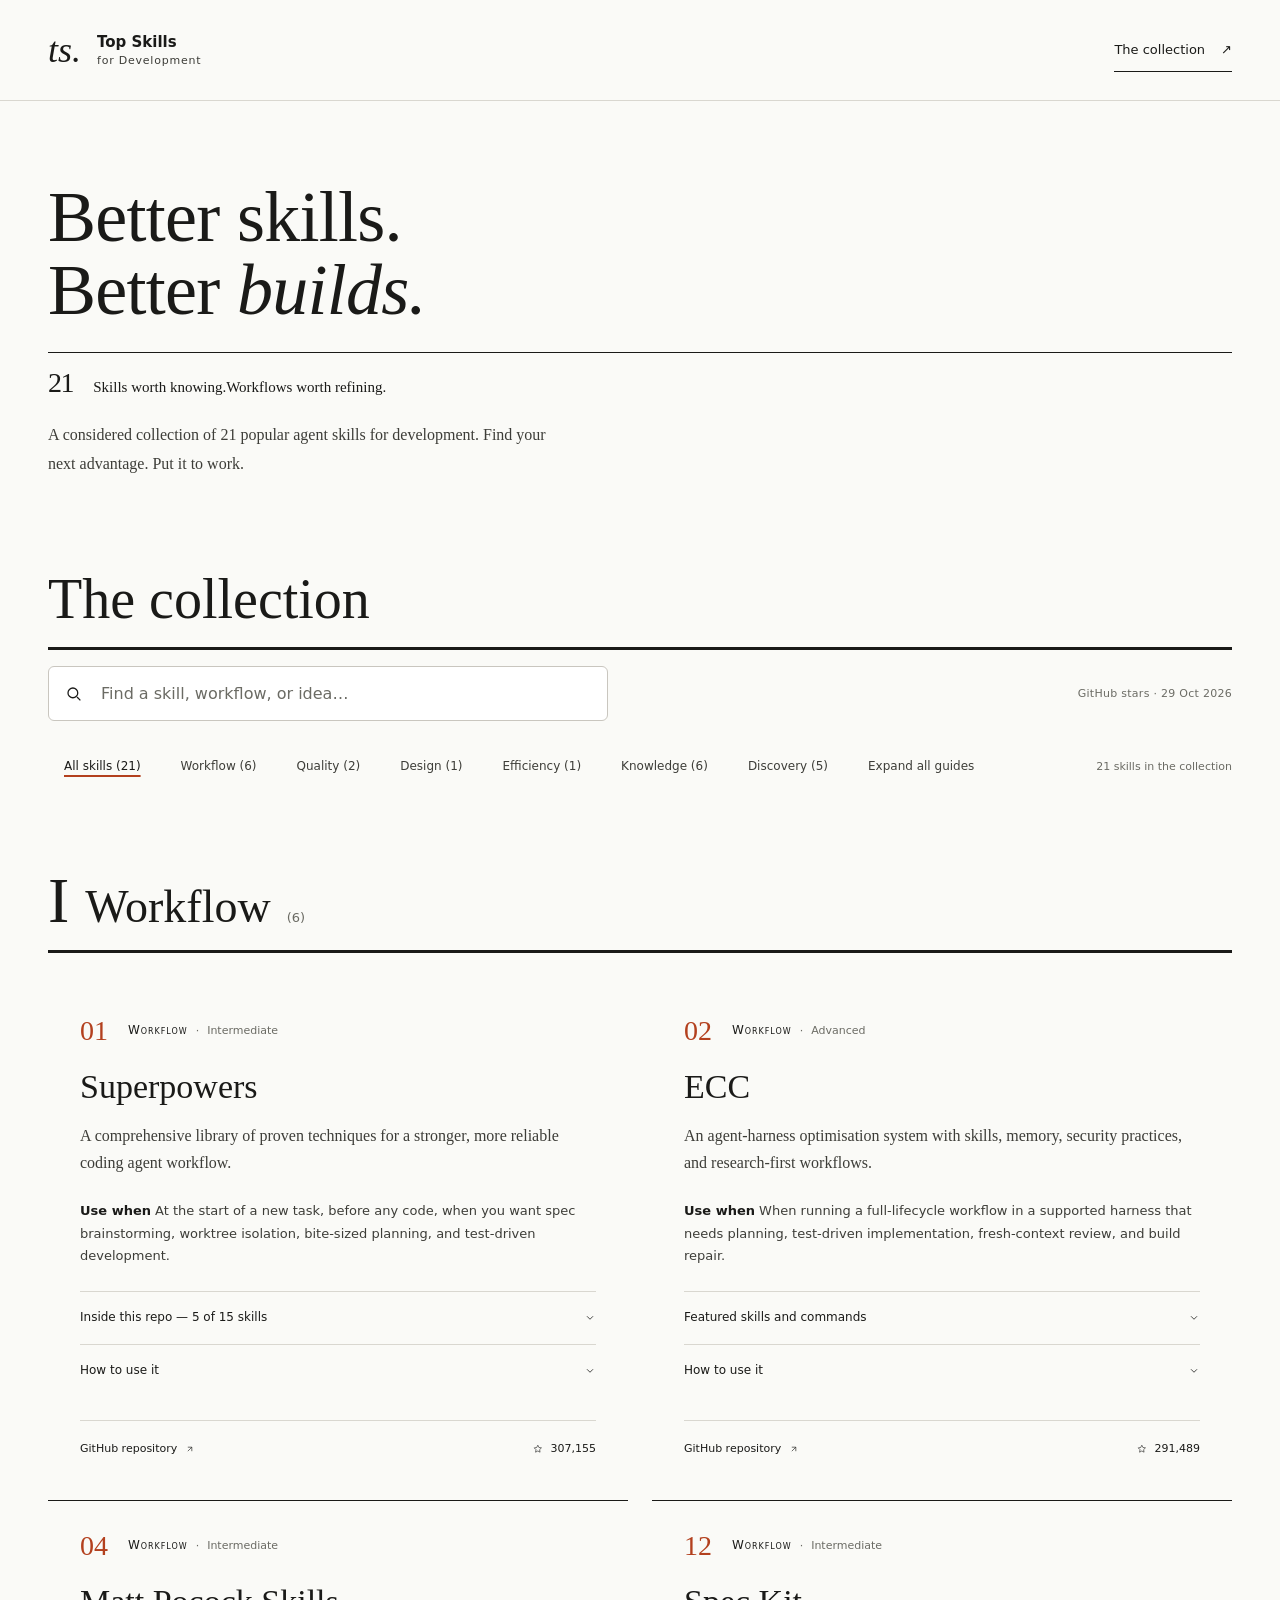
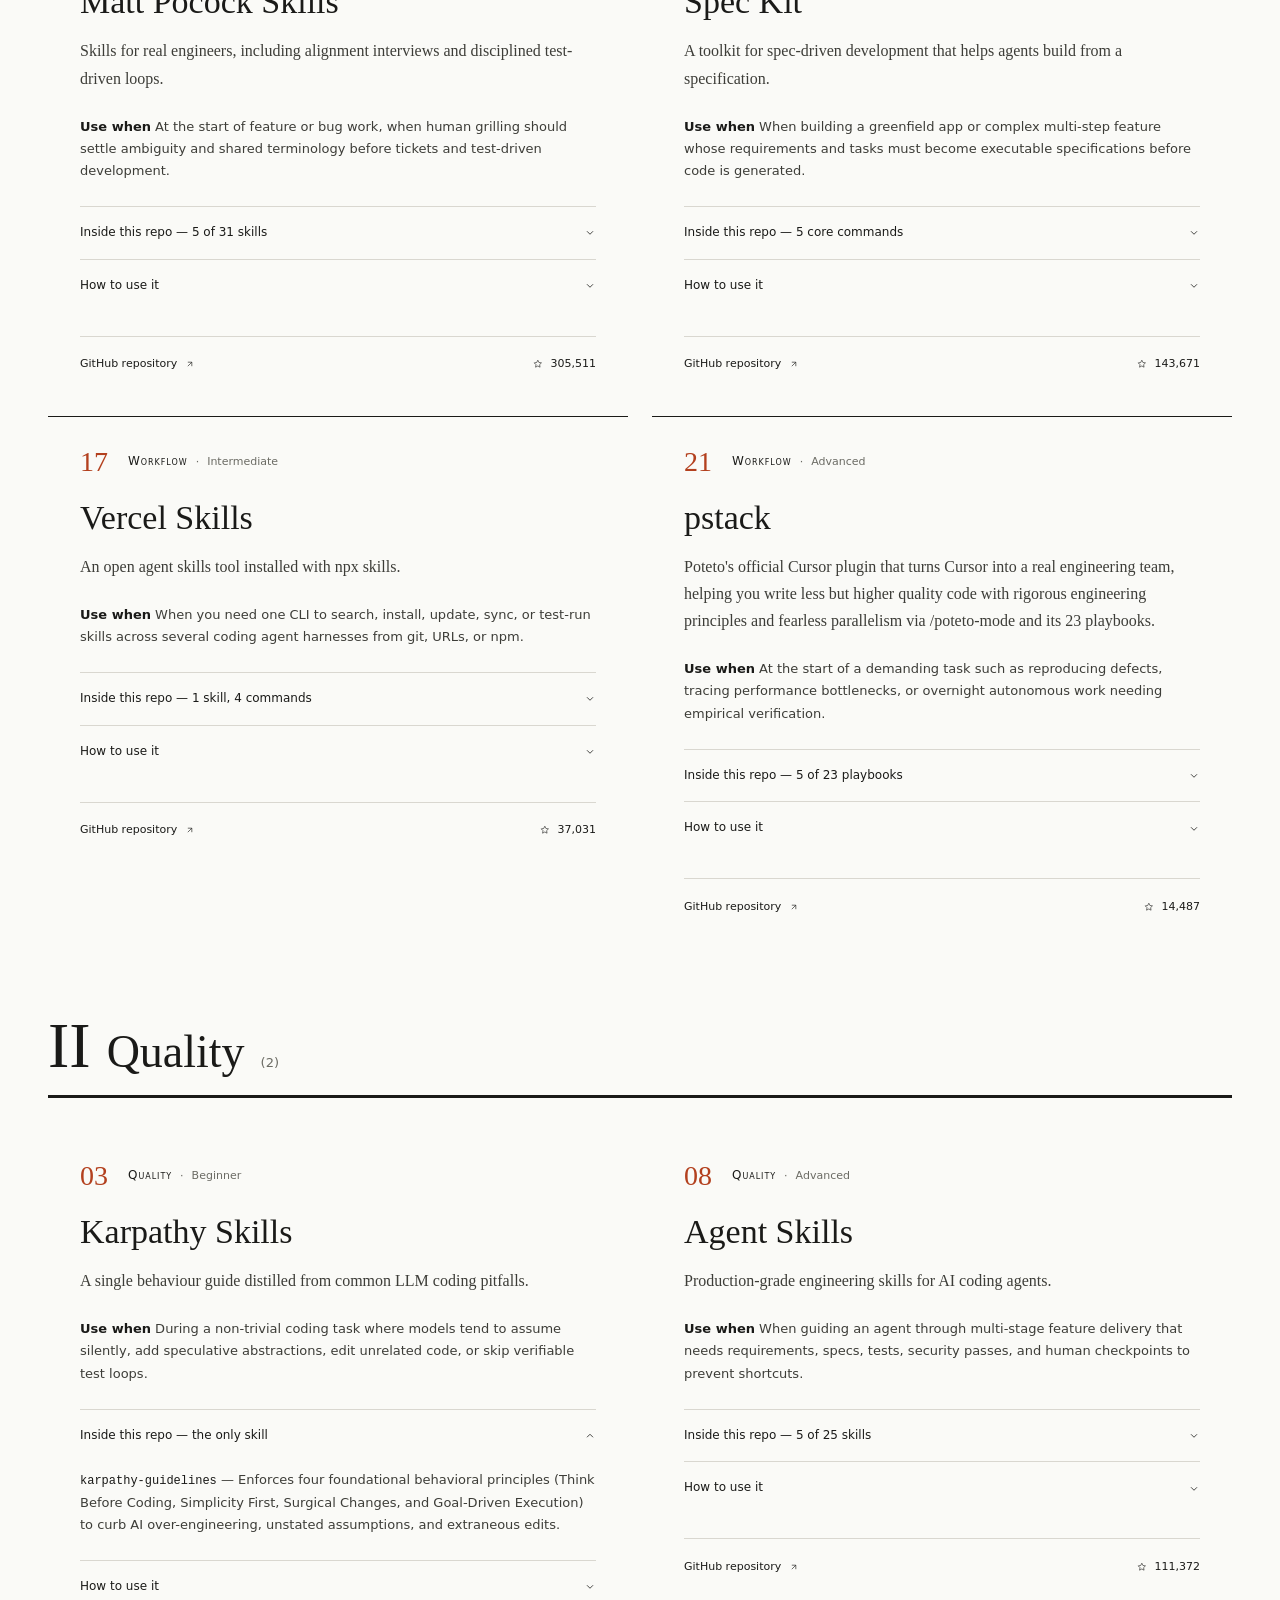
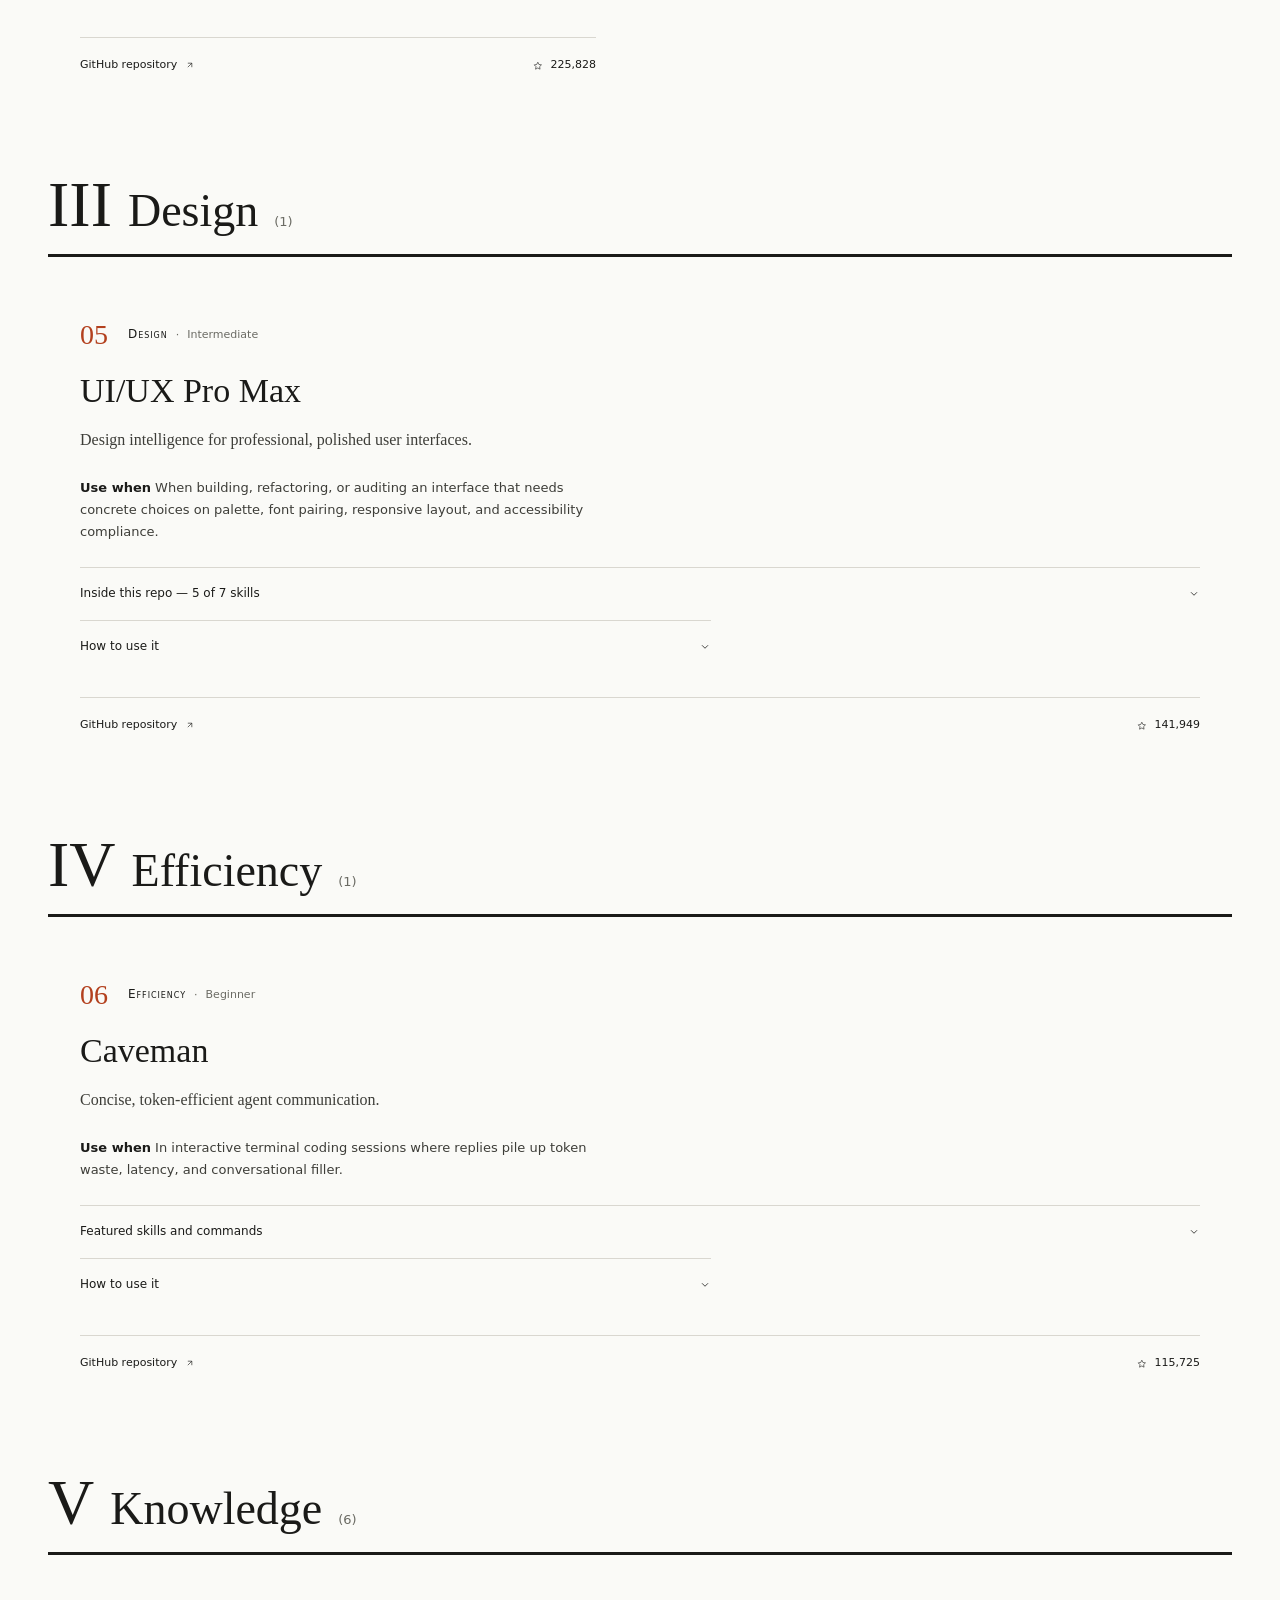
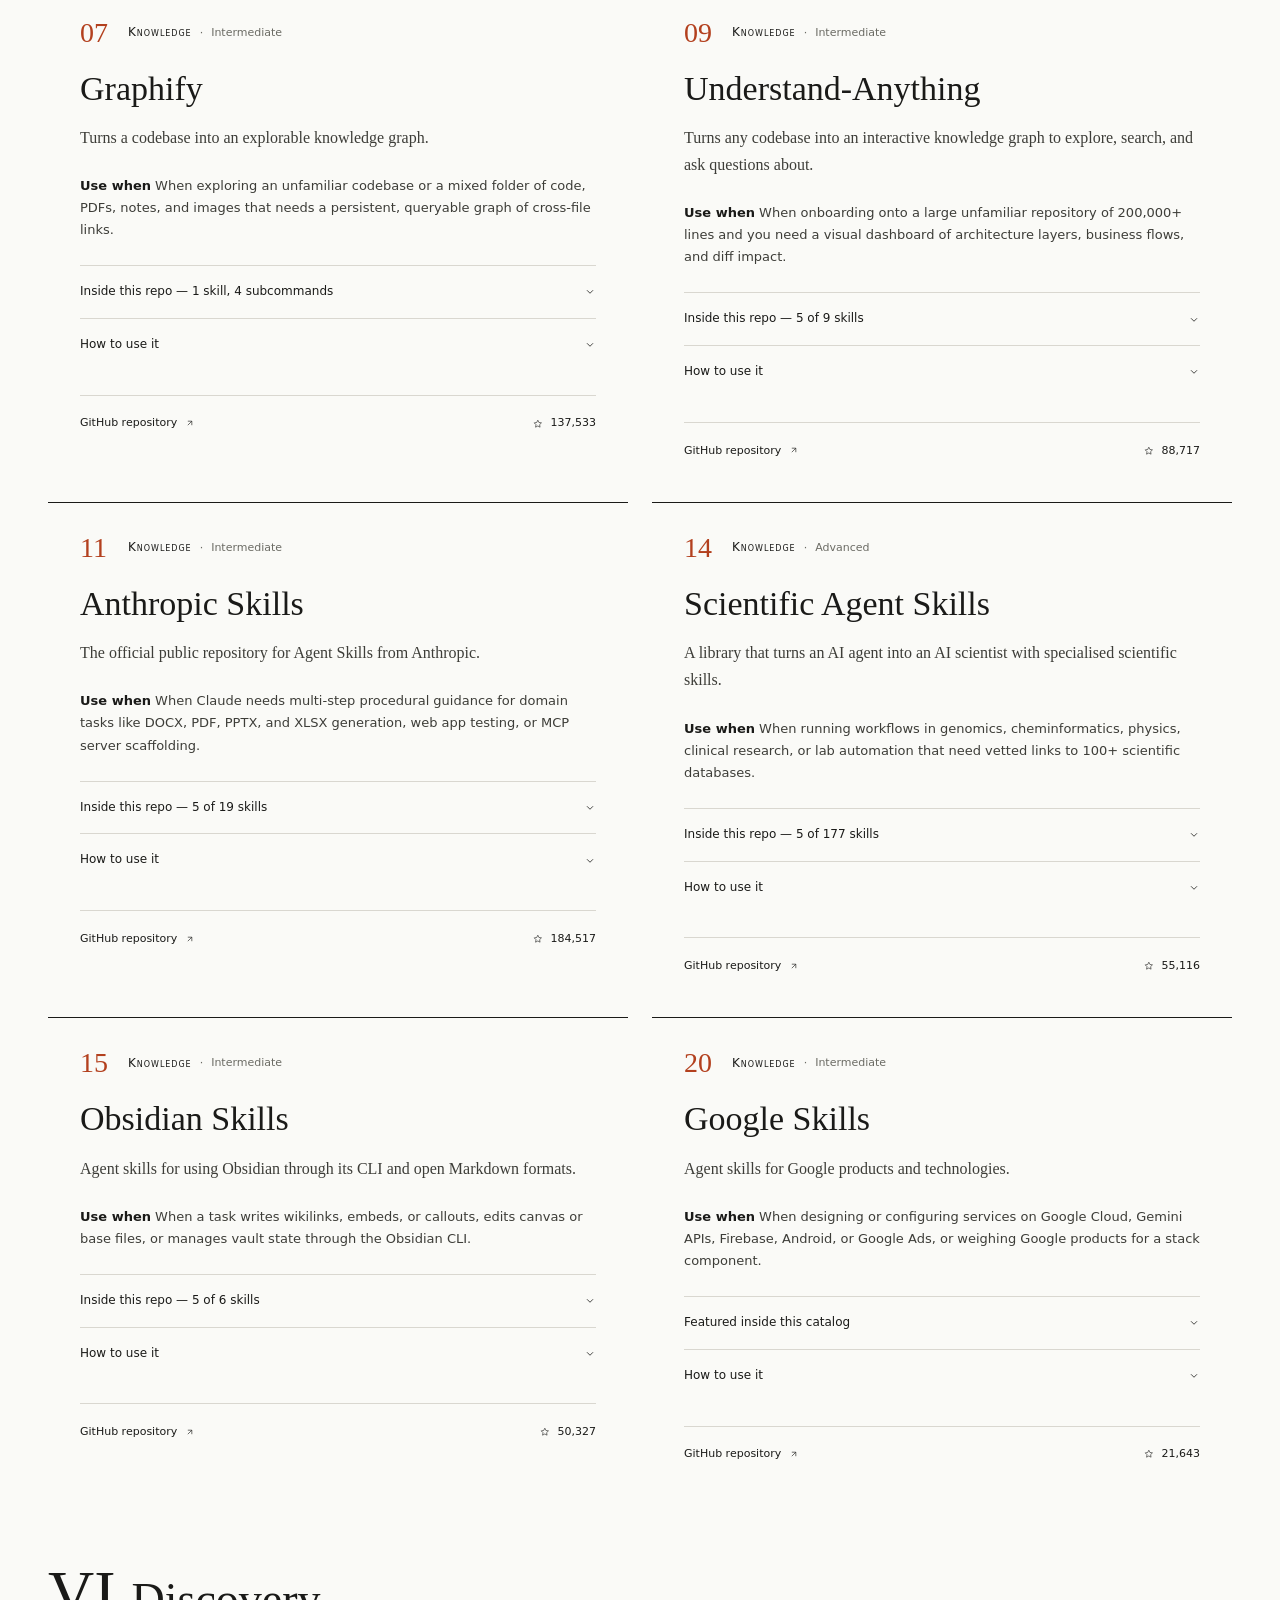
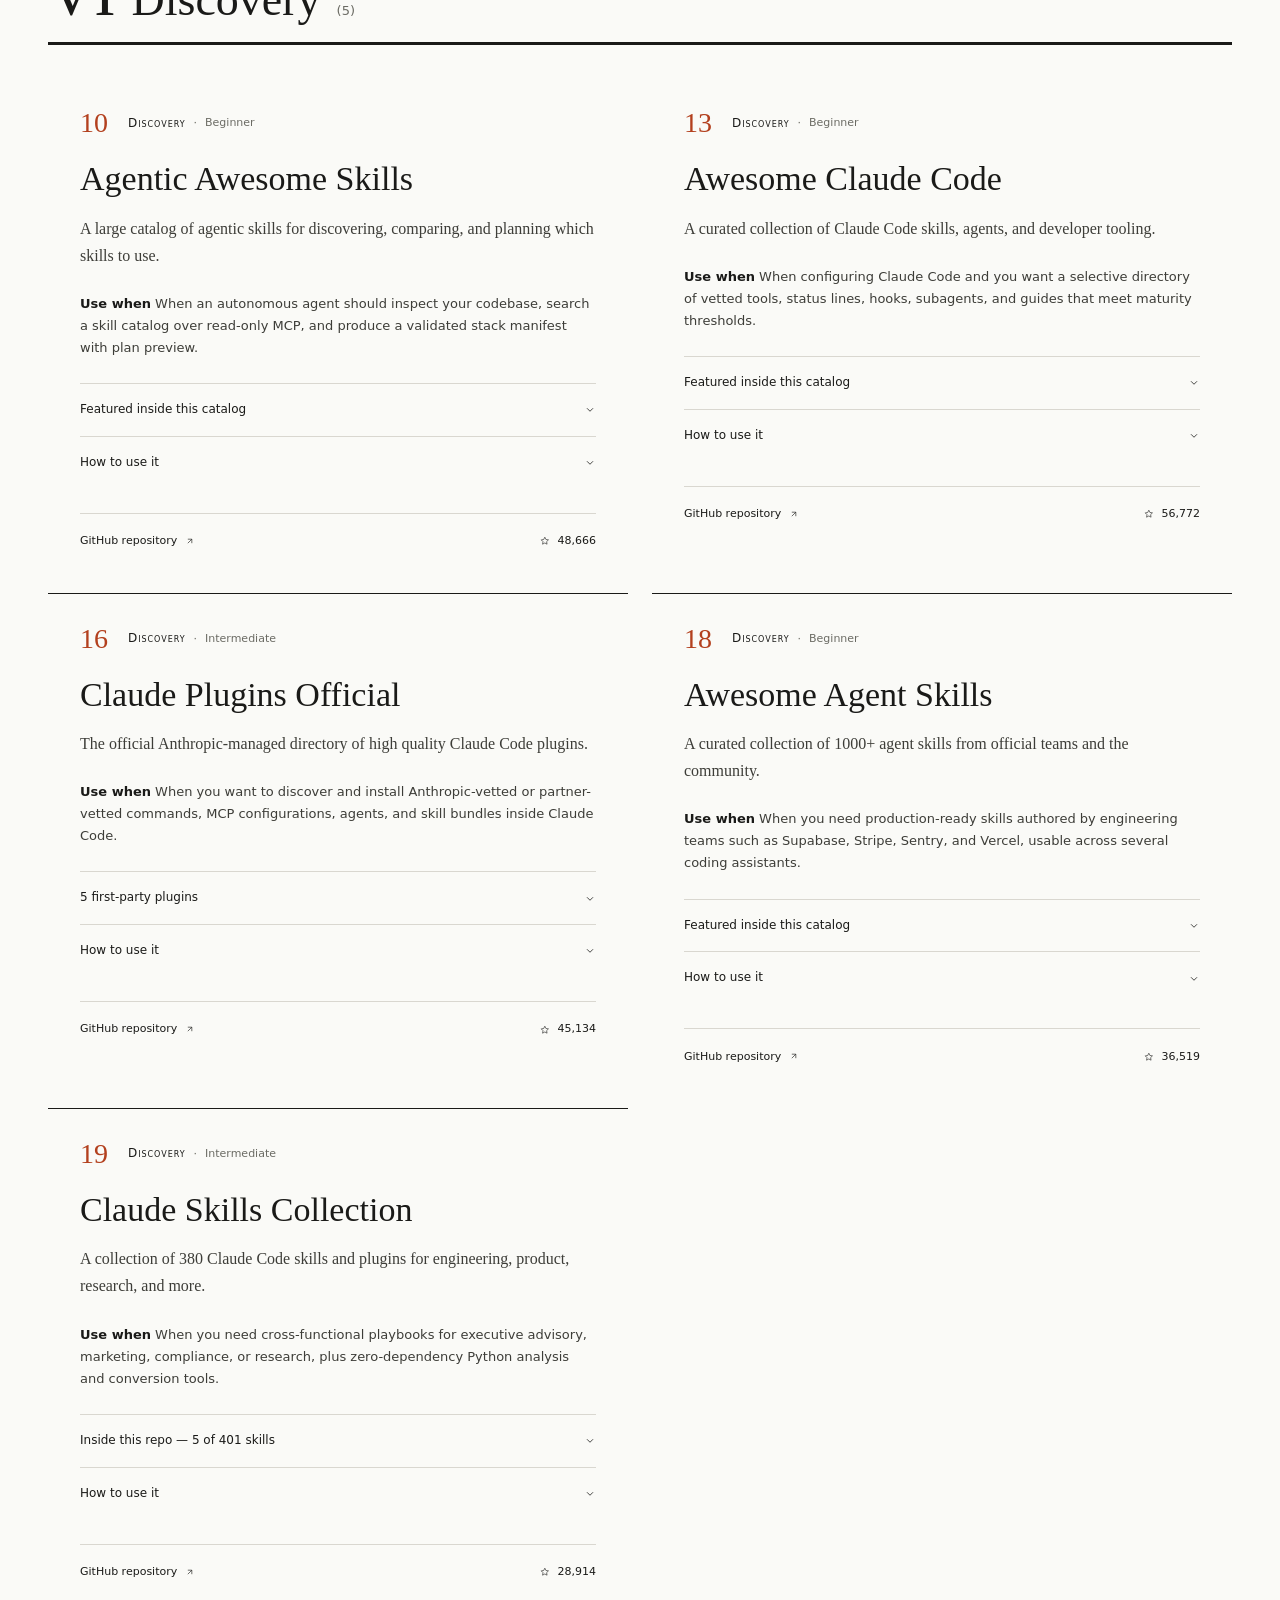
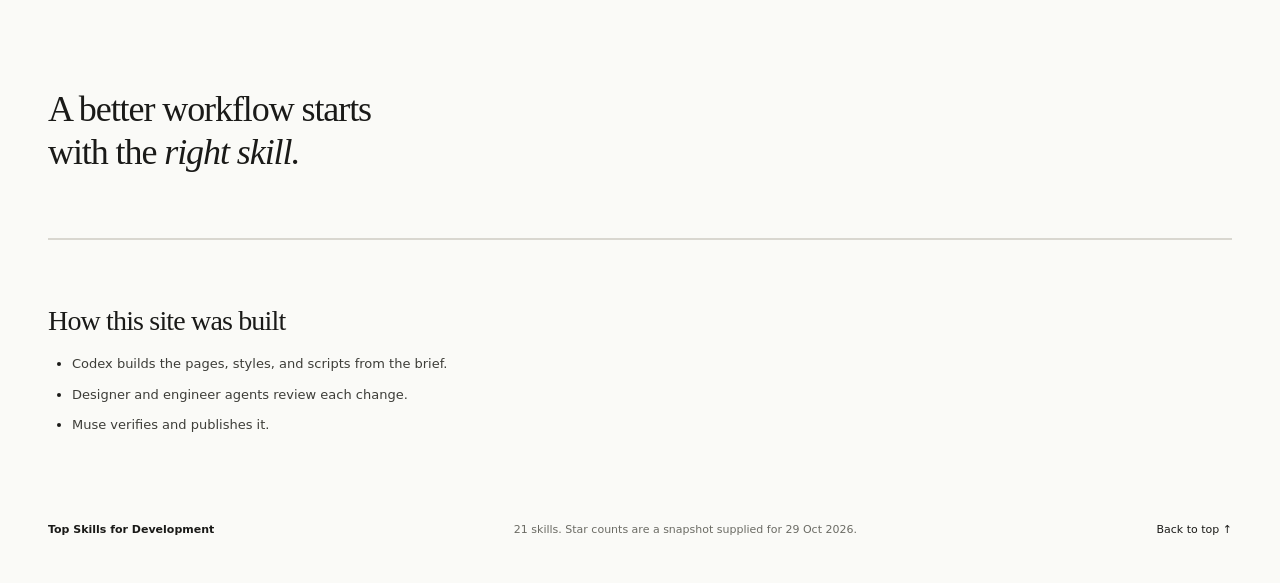
<file: test/fixtures/before/index.html>
<!doctype html>
<html lang="en"><head><meta charset="utf-8"><meta name="viewport" content="width=device-width, initial-scale=1"><meta name="description" content="Discover 21 popular agent skills for development, with practical guides, example prompts, and original GitHub repositories."><meta name="theme-color" content="#1a1a18"><title>Top Skills for Development — A developer’s field guide</title><link rel="stylesheet" href="styles.css"><script src="script.js" defer></script></head>
<body><svg xmlns="http://www.w3.org/2000/svg" aria-hidden="true" hidden><defs><symbol id="icon-external-link" viewBox="0 0 24 24"><path d="M7 17 17 7M7 7h10v10"/></symbol><symbol id="icon-star" viewBox="0 0 24 24"><path d="m12 3 2.8 5.7 6.3.9-4.6 4.5 1.1 6.3-5.6-3-5.6 3 1.1-6.3L3 9.6l6.2-.9Z"/></symbol></defs></svg><a class="skip-link" href="#collection">Skip to the collection</a>
<header class="site-header"><div class="header-inner"><a class="brand" href="./" aria-label="Top Skills for Development home"><span class="brand-mark" aria-hidden="true">ts.</span><span>Top Skills<span class="brand-sub">for Development</span></span></a><a class="collection-link" href="#collection">The collection <span aria-hidden="true">↗</span></a></div></header>
<main><div class="container"><section class="hero" aria-labelledby="page-title"><h1 id="page-title">Better skills.<br>Better <em>builds.</em></h1><aside class="hero-note"><span class="note-number">21</span><p>Skills worth knowing.<br>Workflows worth refining.</p><span class="note-line"></span></aside><p class="hero-description">A considered collection of 21 popular agent skills for development. Find your next advantage. Put it to work.</p></section>
<section tabindex="-1" id="collection" class="collection" aria-labelledby="collection-title"><h2 id="collection-title">The collection</h2><div class="search-row"><div class="search-box"><svg viewBox="0 0 24 24" fill="none" stroke="currentColor" stroke-width="1.7" aria-hidden="true"><circle cx="10.5" cy="10.5" r="6.5"/><path d="m16 16 4.5 4.5"/></svg><label class="sr-only" for="search">Search skills</label><input disabled id="search" type="search" placeholder="Find a skill, workflow, or idea…" autocomplete="off"><button id="clear-search" type="button" aria-label="Clear search" hidden>×</button></div><p class="snapshot">GitHub stars · <time datetime="2026-10-29">29 Oct 2026</time></p></div>
<div class="filter-row"><div class="filter-controls"><div class="filters" role="group" aria-label="Filter skills by category"><button type="button" class="filter active" hidden data-filter="All skills" aria-pressed="true">All skills (21)</button><button type="button" class="filter" hidden data-filter="Workflow" aria-pressed="false">Workflow (6)</button><button type="button" class="filter" hidden data-filter="Quality" aria-pressed="false">Quality (2)</button><button type="button" class="filter" hidden data-filter="Design" aria-pressed="false">Design (1)</button><button type="button" class="filter" hidden data-filter="Efficiency" aria-pressed="false">Efficiency (1)</button><button type="button" class="filter" hidden data-filter="Knowledge" aria-pressed="false">Knowledge (6)</button><button type="button" class="filter" hidden data-filter="Discovery" aria-pressed="false">Discovery (5)</button></div><button type="button" class="filter" id="toggle-guides" hidden aria-expanded="false">Expand all guides</button></div><p id="results-count" role="status" aria-live="polite">21 skills in the collection</p></div>
<section class="chapter" aria-labelledby="chapter-workflow">
<h2 class="chapter-heading" id="chapter-workflow">Workflow <span>(6)</span></h2>
<div class="skill-grid"><article class="skill-card" data-category="Workflow" aria-labelledby="skill-1">
 <div class="card-meta"><span class="number">01</span><span class="category">Workflow</span><span class="dot">·</span><span>Intermediate</span></div>
 <h3 id="skill-1">Superpowers</h3><p class="description">A comprehensive library of proven techniques for a stronger, more reliable coding agent workflow.</p>
 <div class="fit">
  <p class="fit-use"><strong>Use when</strong> At the start of a new task, before any code, when you want spec brainstorming, worktree isolation, bite-sized planning, and test-driven development.</p>
 </div>
 <details class="inside"><summary>Inside this repo — 5 of 15 skills<svg viewBox="0 0 24 24" fill="none" stroke="currentColor" stroke-width="1.6" aria-hidden="true"><path d="m6 9 6 6 6-6"/></svg></summary>
 <ul class="inside-list">
 <li><code class="inside-name">brainstorming</code> — Explores and clarifies user requirements through iterative questioning before building begins, synthesizing understanding into a written design specification.</li>
 <li><code class="inside-name">using-git-worktrees</code> — Provisions an isolated development workspace on a separate branch using harness-native tooling or git worktree fallbacks, verifying clean baseline test status before implementation starts.</li>
 <li><code class="inside-name">writing-plans</code> — Decomposes an approved design document into granular, bite-sized tasks (2–5 minutes each) specifying exact file paths, full code implementations, and explicit test verification steps.</li>
 <li><code class="inside-name">subagent-driven-development</code> — Coordinates implementation by dispatching an isolated subagent for each task, followed by two-stage reviews (spec compliance and code quality) after every step.</li>
 <li><code class="inside-name">test-driven-development</code> — Enforces a strict Red-Green-Refactor discipline that requires writing a failing test and observing it fail before producing the minimal code required to pass.</li>
 </ul>
 </details>
 <details class="guide"><summary>How to use it<svg viewBox="0 0 24 24" fill="none" stroke="currentColor" stroke-width="1.6" aria-hidden="true"><path d="m6 9 6 6 6-6"/></svg></summary>
 <div class="guide"><ol><li>Read the repository’s setup guide for your coding agent and install the supported integration.</li><li>Start with brainstorming to clarify the problem and agree on a design.</li><li>Move through planning, implementation, testing, and review using the relevant skills.</li></ol>
 <div class="prompt"><div class="prompt-heading"><span>Example prompt</span><button class="copy-button" type="button" aria-label="Copy example prompt for Superpowers">Copy prompt</button></div><p class="prompt-text">Use Superpowers to help me plan and implement a settings page. Clarify the requirements first, propose a design, then break the work into small, testable steps.</p></div></div></details>
 <div class="card-footer"><a href="https://github.com/obra/superpowers" target="_blank" rel="noopener noreferrer" aria-label="Superpowers original GitHub repository (opens in new tab)">GitHub repository <svg viewBox="0 0 24 24" fill="none" stroke="currentColor" stroke-width="1.6" aria-hidden="true"><use href="#icon-external-link"/></svg></a><span class="stars" aria-label="307,155 GitHub stars"><svg viewBox="0 0 24 24" fill="none" stroke="currentColor" stroke-width="1.5" aria-hidden="true"><use href="#icon-star"/></svg>307,155</span></div>
 </article>
<article class="skill-card" data-category="Workflow" aria-labelledby="skill-2">
 <div class="card-meta"><span class="number">02</span><span class="category">Workflow</span><span class="dot">·</span><span>Advanced</span></div>
 <h3 id="skill-2">ECC</h3><p class="description">An agent-harness optimisation system with skills, memory, security practices, and research-first workflows.</p>
 <div class="fit">
  <p class="fit-use"><strong>Use when</strong> When running a full-lifecycle workflow in a supported harness that needs planning, test-driven implementation, fresh-context review, and build repair.</p>
 </div>
 <details class="inside"><summary>Featured skills and commands<svg viewBox="0 0 24 24" fill="none" stroke="currentColor" stroke-width="1.6" aria-hidden="true"><path d="m6 9 6 6 6-6"/></svg></summary>
 <ul class="inside-list">
 <li><code class="inside-name">tdd-workflow</code> — Directs a complete test-driven development cycle requiring a failing test prior to code implementation, followed by incremental greening and refactoring targeting 80%+ test coverage across unit, integration, and E2E suites.</li>
 <li><code class="inside-name">/ecc:plan</code> — Clarifies user requirements, assesses architectural and operational risks, and structures a step-by-step implementation plan while halting for explicit confirmation before code edits occur.</li>
 <li><code class="inside-name">/code-review</code> — Conducts a structured, fresh-context code review on uncommitted local modifications or GitHub pull requests using a multi-phase checklist for bugs, style, and security.</li>
 <li><code class="inside-name">/build-fix</code> — Inspects the repository to detect its active build system and iteratively resolves compiler, linter, and type-check errors using minimal, localized changes.</li>
 <li><code class="inside-name">security-scan</code> — Scans the agent harness setup (`.claude/` directory, MCP servers, hooks, and prompt guidelines) for configuration flaws, injection vulnerabilities, and credential exposure using AgentShield.</li>
 </ul>
 <p class="inside-note">Featured entries, not the whole catalog.</p>
 </details>
 <details class="guide"><summary>How to use it<svg viewBox="0 0 24 24" fill="none" stroke="currentColor" stroke-width="1.6" aria-hidden="true"><path d="m6 9 6 6 6-6"/></svg></summary>
 <div class="guide"><ol><li>Review the README and choose the setup that matches your agent harness.</li><li>Select the skills, memory configuration, and security practices relevant to your project.</li><li>Research the existing code before making a plan; validate changes with the project’s checks.</li></ol>
 <div class="prompt"><div class="prompt-heading"><span>Example prompt</span><button class="copy-button" type="button" aria-label="Copy example prompt for ECC">Copy prompt</button></div><p class="prompt-text">Use ECC’s research-first workflow to investigate our authentication code. Map the existing patterns, identify security concerns, and propose a tested implementation plan before editing.</p></div></div></details>
 <div class="card-footer"><a href="https://github.com/affaan-m/ECC" target="_blank" rel="noopener noreferrer" aria-label="ECC original GitHub repository (opens in new tab)">GitHub repository <svg viewBox="0 0 24 24" fill="none" stroke="currentColor" stroke-width="1.6" aria-hidden="true"><use href="#icon-external-link"/></svg></a><span class="stars" aria-label="291,489 GitHub stars"><svg viewBox="0 0 24 24" fill="none" stroke="currentColor" stroke-width="1.5" aria-hidden="true"><use href="#icon-star"/></svg>291,489</span></div>
 </article>
<article class="skill-card" data-category="Workflow" aria-labelledby="skill-4">
 <div class="card-meta"><span class="number">04</span><span class="category">Workflow</span><span class="dot">·</span><span>Intermediate</span></div>
 <h3 id="skill-4">Matt Pocock Skills</h3><p class="description">Skills for real engineers, including alignment interviews and disciplined test-driven loops.</p>
 <div class="fit">
  <p class="fit-use"><strong>Use when</strong> At the start of feature or bug work, when human grilling should settle ambiguity and shared terminology before tickets and test-driven development.</p>
 </div>
 <details class="inside"><summary>Inside this repo — 5 of 31 skills<svg viewBox="0 0 24 24" fill="none" stroke="currentColor" stroke-width="1.6" aria-hidden="true"><path d="m6 9 6 6 6-6"/></svg></summary>
 <ul class="inside-list">
 <li><code class="inside-name">grill-with-docs</code> — Interrogates the user in depth about planned changes while writing Architecture Decision Records (ADRs) and maintaining a ubiquitous project domain glossary (`GLOSSARY.md`) before work starts.</li>
 <li><code class="inside-name">grill-me</code> — Recursively interviews the user on an idea, plan, or general proposal until every branch of the design decision tree is explored and aligned.</li>
 <li><code class="inside-name">to-spec</code> — Turns a grilled understanding into a written specification, with implementation seams agreed up front before tickets are cut. (Source: skills/engineering/to-spec/SKILL.md, description + Process steps 2–3; orchestrator-verified 2026-10-29.)</li>
 <li><code class="inside-name">implement</code> — Executes tasks defined by a specification or ticket list, triggering `/tdd` across identified seams and terminating with `/code-review` before committing changes.</li>
 <li><code class="inside-name">code-review</code> — Performs a dual-axis evaluation of repository diffs comparing code against standards and against the originating spec using parallel, isolated subagents.</li>
 </ul>
 </details>
 <details class="guide"><summary>How to use it<svg viewBox="0 0 24 24" fill="none" stroke="currentColor" stroke-width="1.6" aria-hidden="true"><path d="m6 9 6 6 6-6"/></svg></summary>
 <div class="guide"><ol><li>Follow the repository’s installation instructions for your agent.</li><li>Choose the skill that matches your task, such as grilling, diagnosing bugs, or TDD.</li><li>Invoke that skill with project context and work through its questions or development loop.</li></ol>
 <div class="prompt"><div class="prompt-heading"><span>Example prompt</span><button class="copy-button" type="button" aria-label="Copy example prompt for Matt Pocock Skills">Copy prompt</button></div><p class="prompt-text">Use the grilling skill to stress-test my plan for a notification system. Ask about requirements, edge cases, and tradeoffs before we use TDD to implement it.</p></div></div></details>
 <div class="card-footer"><a href="https://github.com/mattpocock/skills" target="_blank" rel="noopener noreferrer" aria-label="Matt Pocock Skills original GitHub repository (opens in new tab)">GitHub repository <svg viewBox="0 0 24 24" fill="none" stroke="currentColor" stroke-width="1.6" aria-hidden="true"><use href="#icon-external-link"/></svg></a><span class="stars" aria-label="305,511 GitHub stars"><svg viewBox="0 0 24 24" fill="none" stroke="currentColor" stroke-width="1.5" aria-hidden="true"><use href="#icon-star"/></svg>305,511</span></div>
 </article>
<article class="skill-card" data-category="Workflow" aria-labelledby="skill-12">
 <div class="card-meta"><span class="number">12</span><span class="category">Workflow</span><span class="dot">·</span><span>Intermediate</span></div>
 <h3 id="skill-12">Spec Kit</h3><p class="description">A toolkit for spec-driven development that helps agents build from a specification.</p>
 <div class="fit">
  <p class="fit-use"><strong>Use when</strong> When building a greenfield app or complex multi-step feature whose requirements and tasks must become executable specifications before code is generated.</p>
 </div>
 <details class="inside"><summary>Inside this repo — 5 core commands<svg viewBox="0 0 24 24" fill="none" stroke="currentColor" stroke-width="1.6" aria-hidden="true"><path d="m6 9 6 6 6-6"/></svg></summary>
 <ul class="inside-list">
 <li><code class="inside-name">speckit-specify</code> — Creates or updates a detailed feature specification (`spec.md`) from natural language requirements, defining functional scope, user stories, and technical constraints.</li>
 <li><code class="inside-name">speckit-plan</code> — Executes implementation planning using design templates to generate technical design artifacts, technology choices, and architectural boundaries.</li>
 <li><code class="inside-name">speckit-tasks</code> — Decomposes the architectural plan and specification into an actionable, dependency-ordered `tasks.md` checklist for systematic implementation.</li>
 <li><code class="inside-name">speckit-implement</code> — Executes the implementation plan by processing and building out each task defined in `tasks.md` with prerequisite validation checks.</li>
 <li><code class="inside-name">speckit-converge</code> — Audits the codebase against the spec, plan, and tasks, automatically appending any missing or incomplete work as new tasks to `tasks.md` until full convergence is reached.</li>
 </ul>
 </details>
 <details class="guide"><summary>How to use it<svg viewBox="0 0 24 24" fill="none" stroke="currentColor" stroke-width="1.6" aria-hidden="true"><path d="m6 9 6 6 6-6"/></svg></summary>
 <div class="guide"><ol><li>Follow the repository’s setup guide to initialise Spec Kit for your project and agent.</li><li>Define the project principles and write a specification with acceptance criteria.</li><li>Develop a plan and tasks from the specification, then implement and validate them.</li></ol>
 <div class="prompt"><div class="prompt-heading"><span>Example prompt</span><button class="copy-button" type="button" aria-label="Copy example prompt for Spec Kit">Copy prompt</button></div><p class="prompt-text">Use Spec Kit to specify a team invitation feature. Define requirements and acceptance criteria, identify open questions, and derive an implementation plan and tasks before coding.</p></div></div></details>
 <div class="card-footer"><a href="https://github.com/github/spec-kit" target="_blank" rel="noopener noreferrer" aria-label="Spec Kit original GitHub repository (opens in new tab)">GitHub repository <svg viewBox="0 0 24 24" fill="none" stroke="currentColor" stroke-width="1.6" aria-hidden="true"><use href="#icon-external-link"/></svg></a><span class="stars" aria-label="143,671 GitHub stars"><svg viewBox="0 0 24 24" fill="none" stroke="currentColor" stroke-width="1.5" aria-hidden="true"><use href="#icon-star"/></svg>143,671</span></div>
 </article>
<article class="skill-card" data-category="Workflow" aria-labelledby="skill-17">
 <div class="card-meta"><span class="number">17</span><span class="category">Workflow</span><span class="dot">·</span><span>Intermediate</span></div>
 <h3 id="skill-17">Vercel Skills</h3><p class="description">An open agent skills tool installed with npx skills.</p>
 <div class="fit">
  <p class="fit-use"><strong>Use when</strong> When you need one CLI to search, install, update, sync, or test-run skills across several coding agent harnesses from git, URLs, or npm.</p>
 </div>
 <details class="inside"><summary>Inside this repo — 1 skill, 4 commands<svg viewBox="0 0 24 24" fill="none" stroke="currentColor" stroke-width="1.6" aria-hidden="true"><path d="m6 9 6 6 6-6"/></svg></summary>
 <ul class="inside-list">
 <li><code class="inside-name">find-skills</code> — Instructs an AI coding agent on how to query and install agent skills via the Skills CLI when a user requests capabilities not natively supported.</li>
 <li><code class="inside-name">skills add</code> — Downloads and installs agent skills from GitHub repositories, URLs, or local paths directly into the active project or globally. <span class="inside-kind">command</span></li>
 <li><code class="inside-name">skills find</code> — Interactively searches the open agent skills ecosystem by keyword query or scopes results to a specific GitHub owner. <span class="inside-kind">command</span></li>
 <li><code class="inside-name">skills use</code> — Generates prompt text or temporarily initializes a coding agent with a specified skill without permanently adding it to project dependencies. <span class="inside-kind">command</span></li>
 <li><code class="inside-name">skills update</code> — Checks for and updates installed project and global skills to their latest upstream releases. <span class="inside-kind">command</span></li>
 </ul>
 </details>
 <details class="guide"><summary>How to use it<svg viewBox="0 0 24 24" fill="none" stroke="currentColor" stroke-width="1.6" aria-hidden="true"><path d="m6 9 6 6 6-6"/></svg></summary>
 <div class="guide"><ol><li>Read the repository’s CLI documentation and run npx skills to explore the tool.</li><li>Choose a skills repository and review the skills and supported agents.</li><li>Follow the documented installation flow, then invoke a selected skill on your project.</li></ol>
 <div class="prompt"><div class="prompt-heading"><span>Example prompt</span><button class="copy-button" type="button" aria-label="Copy example prompt for Vercel Skills">Copy prompt</button></div><p class="prompt-text">Use the Vercel Skills tool to find a skill for improving our frontend workflow. Review its source and compatibility, explain the installation steps, and suggest a focused first task.</p></div></div></details>
 <div class="card-footer"><a href="https://github.com/vercel-labs/skills" target="_blank" rel="noopener noreferrer" aria-label="Vercel Skills original GitHub repository (opens in new tab)">GitHub repository <svg viewBox="0 0 24 24" fill="none" stroke="currentColor" stroke-width="1.6" aria-hidden="true"><use href="#icon-external-link"/></svg></a><span class="stars" aria-label="37,031 GitHub stars"><svg viewBox="0 0 24 24" fill="none" stroke="currentColor" stroke-width="1.5" aria-hidden="true"><use href="#icon-star"/></svg>37,031</span></div>
 </article>
<article class="skill-card" data-category="Workflow" aria-labelledby="skill-21">
 <div class="card-meta"><span class="number">21</span><span class="category">Workflow</span><span class="dot">·</span><span>Advanced</span></div>
 <h3 id="skill-21">pstack</h3><p class="description">Poteto's official Cursor plugin that turns Cursor into a real engineering team, helping you write less but higher quality code with rigorous engineering principles and fearless parallelism via /poteto-mode and its 23 playbooks.</p>
 <div class="fit">
  <p class="fit-use"><strong>Use when</strong> At the start of a demanding task such as reproducing defects, tracing performance bottlenecks, or overnight autonomous work needing empirical verification.</p>
 </div>
 <details class="inside"><summary>Inside this repo — 5 of 23 playbooks<svg viewBox="0 0 24 24" fill="none" stroke="currentColor" stroke-width="1.6" aria-hidden="true"><path d="m6 9 6 6 6-6"/></svg></summary>
 <ul class="inside-list">
 <li><code class="inside-name">bug-fix</code> — Mandates reproducing a reported defect directly on the matching target surface first, binary-searching root causes with runtime evidence, and staging a failing repro test commit before landing the fix.</li>
 <li><code class="inside-name">feature</code> — Orchestrates implementing new or modified behavior by establishing domain data shapes, conducting parallel architectural exploration, writing a four-dimension throughput checkpoint, and delegating scoped implementation.</li>
 <li><code class="inside-name">investigation</code> — Executes read-only inquiry into how a subsystem functions or why an architectural decision was made, producing cited explanations and tradeoff matrices without introducing code modifications.</li>
 <li><code class="inside-name">refactoring</code> — Performs behavior-preserving structural alterations by first pinning existing contracts with characterization tests, eliminating dead code, and migrating callers and legacy APIs simultaneously in a single wave.</li>
 <li><code class="inside-name">perf-issue</code> — Traces measured slowness against an established baseline trace, systematically applies performance mantras in order of cost, and independently verifies post-fix metric improvements before shipping.</li>
 </ul>
 </details>
 <details class="guide"><summary>How to use it<svg viewBox="0 0 24 24" fill="none" stroke="currentColor" stroke-width="1.6" aria-hidden="true"><path d="m6 9 6 6 6-6"/></svg></summary>
 <div class="guide"><ol><li>In Cursor run /add-plugin pstack (in Claude Code: /plugin marketplace add cursor/plugins, then /plugin install pstack@cursor-plugins).</li><li>Run /setup-pstack, pick a reasoning budget and choose your models.</li><li>Start any rigorous task with /poteto-mode and let it pick a playbook, then verify the result with concrete evidence.</li></ol>
 <div class="prompt"><div class="prompt-heading"><span>Example prompt</span><button class="copy-button" type="button" aria-label="Copy example prompt for pstack">Copy prompt</button></div><p class="prompt-text">/poteto-mode this PR has a subtle bug where the scroll drifts every 750ms even when idle. Repro first, then fix and verify.</p></div></div></details>
 <div class="card-footer"><a href="https://github.com/cursor/plugins/tree/main/pstack" target="_blank" rel="noopener noreferrer" aria-label="pstack original GitHub repository (opens in new tab)">GitHub repository <svg viewBox="0 0 24 24" fill="none" stroke="currentColor" stroke-width="1.6" aria-hidden="true"><use href="#icon-external-link"/></svg></a><span class="stars" aria-label="14,487 GitHub stars"><svg viewBox="0 0 24 24" fill="none" stroke="currentColor" stroke-width="1.5" aria-hidden="true"><use href="#icon-star"/></svg>14,487</span></div>
 </article></div>
</section>
<section class="chapter" aria-labelledby="chapter-quality">
<h2 class="chapter-heading" id="chapter-quality">Quality <span>(2)</span></h2>
<div class="skill-grid"><article class="skill-card" data-category="Quality" aria-labelledby="skill-3">
 <div class="card-meta"><span class="number">03</span><span class="category">Quality</span><span class="dot">·</span><span>Beginner</span></div>
 <h3 id="skill-3">Karpathy Skills</h3><p class="description">A single behaviour guide distilled from common LLM coding pitfalls.</p>
 <div class="fit">
  <p class="fit-use"><strong>Use when</strong> During a non-trivial coding task where models tend to assume silently, add speculative abstractions, edit unrelated code, or skip verifiable test loops.</p>
 </div>
 <details class="inside" open><summary>Inside this repo — the only skill<svg viewBox="0 0 24 24" fill="none" stroke="currentColor" stroke-width="1.6" aria-hidden="true"><path d="m6 9 6 6 6-6"/></svg></summary>
 <ul class="inside-list">
 <li><code class="inside-name">karpathy-guidelines</code> — Enforces four foundational behavioral principles (Think Before Coding, Simplicity First, Surgical Changes, and Goal-Driven Execution) to curb AI over-engineering, unstated assumptions, and extraneous edits.</li>
 </ul>
 </details>
 <details class="guide"><summary>How to use it<svg viewBox="0 0 24 24" fill="none" stroke="currentColor" stroke-width="1.6" aria-hidden="true"><path d="m6 9 6 6 6-6"/></svg></summary>
 <div class="guide"><ol><li>Read the behaviour guide in the repository.</li><li>Follow its instructions for adding the guide to your agent’s project context.</li><li>Ask the agent to state assumptions, make minimal changes, and verify the result.</li></ol>
 <div class="prompt"><div class="prompt-heading"><span>Example prompt</span><button class="copy-button" type="button" aria-label="Copy example prompt for Karpathy Skills">Copy prompt</button></div><p class="prompt-text">Follow the Karpathy Skills guide while fixing this bug. State your assumptions, keep the change focused, avoid speculative abstractions, and explain how you verified the fix.</p></div></div></details>
 <div class="card-footer"><a href="https://github.com/multica-ai/andrej-karpathy-skills" target="_blank" rel="noopener noreferrer" aria-label="Karpathy Skills original GitHub repository (opens in new tab)">GitHub repository <svg viewBox="0 0 24 24" fill="none" stroke="currentColor" stroke-width="1.6" aria-hidden="true"><use href="#icon-external-link"/></svg></a><span class="stars" aria-label="225,828 GitHub stars"><svg viewBox="0 0 24 24" fill="none" stroke="currentColor" stroke-width="1.5" aria-hidden="true"><use href="#icon-star"/></svg>225,828</span></div>
 </article>
<article class="skill-card" data-category="Quality" aria-labelledby="skill-8">
 <div class="card-meta"><span class="number">08</span><span class="category">Quality</span><span class="dot">·</span><span>Advanced</span></div>
 <h3 id="skill-8">Agent Skills</h3><p class="description">Production-grade engineering skills for AI coding agents.</p>
 <div class="fit">
  <p class="fit-use"><strong>Use when</strong> When guiding an agent through multi-stage feature delivery that needs requirements, specs, tests, security passes, and human checkpoints to prevent shortcuts.</p>
 </div>
 <details class="inside"><summary>Inside this repo — 5 of 25 skills<svg viewBox="0 0 24 24" fill="none" stroke="currentColor" stroke-width="1.6" aria-hidden="true"><path d="m6 9 6 6 6-6"/></svg></summary>
 <ul class="inside-list">
 <li><code class="inside-name">/spec</code> — Authors a comprehensive PRD covering objectives, commands, directory structure, testing strategy, and boundaries before writing any code.</li>
 <li><code class="inside-name">/plan</code> — Decomposes specifications into small, atomic, verifiable implementation tasks ordered by dependency with clear acceptance criteria.</li>
 <li><code class="inside-name">/build</code> — Implements changes in vertical slices—coding, testing, verifying, and committing atomically with safe defaults and feature flags.</li>
 <li><code class="inside-name">/test</code> — Enforces a strict Red-Green-Refactor cycle following the test pyramid to verify functional correctness and prevent regressions.</li>
 <li><code class="inside-name">/review</code> — Conducts a five-axis pre-merge quality and code health review evaluating architecture, correctness, tests, security, and maintainability.</li>
 </ul>
 </details>
 <details class="guide"><summary>How to use it<svg viewBox="0 0 24 24" fill="none" stroke="currentColor" stroke-width="1.6" aria-hidden="true"><path d="m6 9 6 6 6-6"/></svg></summary>
 <div class="guide"><ol><li>Browse the repository and select a skill that fits the engineering task.</li><li>Install or load it according to the instructions for your agent.</li><li>Provide project constraints, apply the skill, and verify the output against production requirements.</li></ol>
 <div class="prompt"><div class="prompt-heading"><span>Example prompt</span><button class="copy-button" type="button" aria-label="Copy example prompt for Agent Skills">Copy prompt</button></div><p class="prompt-text">Apply the relevant Agent Skills to review this feature for production readiness. Examine correctness, maintainability, performance, and test coverage, then prioritise concrete improvements.</p></div></div></details>
 <div class="card-footer"><a href="https://github.com/addyosmani/agent-skills" target="_blank" rel="noopener noreferrer" aria-label="Agent Skills original GitHub repository (opens in new tab)">GitHub repository <svg viewBox="0 0 24 24" fill="none" stroke="currentColor" stroke-width="1.6" aria-hidden="true"><use href="#icon-external-link"/></svg></a><span class="stars" aria-label="111,372 GitHub stars"><svg viewBox="0 0 24 24" fill="none" stroke="currentColor" stroke-width="1.5" aria-hidden="true"><use href="#icon-star"/></svg>111,372</span></div>
 </article></div>
</section>
<section class="chapter" aria-labelledby="chapter-design">
<h2 class="chapter-heading" id="chapter-design">Design <span>(1)</span></h2>
<div class="skill-grid"><article class="skill-card" data-category="Design" aria-labelledby="skill-5">
 <div class="card-meta"><span class="number">05</span><span class="category">Design</span><span class="dot">·</span><span>Intermediate</span></div>
 <h3 id="skill-5">UI/UX Pro Max</h3><p class="description">Design intelligence for professional, polished user interfaces.</p>
 <div class="fit">
  <p class="fit-use"><strong>Use when</strong> When building, refactoring, or auditing an interface that needs concrete choices on palette, font pairing, responsive layout, and accessibility compliance.</p>
 </div>
 <details class="inside"><summary>Inside this repo — 5 of 7 skills<svg viewBox="0 0 24 24" fill="none" stroke="currentColor" stroke-width="1.6" aria-hidden="true"><path d="m6 9 6 6 6-6"/></svg></summary>
 <ul class="inside-list">
 <li><code class="inside-name">ui-ux-pro-max</code> — Delivers searchable, stack-specific design intelligence across 22 frameworks, covering UI styles, color palettes, font pairings, animations, and UX best practices.</li>
 <li><code class="inside-name">design-system</code> — Generates multi-tiered design token architectures (primitive, semantic, component), CSS variables, component specifications, and presentation slide structures.</li>
 <li><code class="inside-name">ui-styling</code> — Directs the creation of accessible web interfaces utilizing shadcn/ui components, Tailwind CSS utility patterns, and visual canvas layouts.</li>
 <li><code class="inside-name">design</code> — Coordinates broad branding and graphic deliverables, including logo creation, corporate identity programs, social cards, mockups, and icon generation.</li>
 <li><code class="inside-name">banner-design</code> — Designs responsive digital and print banners across social platforms, display advertising, and website hero sections using preset art direction styles.</li>
 </ul>
 </details>
 <details class="guide"><summary>How to use it<svg viewBox="0 0 24 24" fill="none" stroke="currentColor" stroke-width="1.6" aria-hidden="true"><path d="m6 9 6 6 6-6"/></svg></summary>
 <div class="guide"><ol><li>Install the skill using the repository’s instructions for your coding tool.</li><li>Describe the product, audience, platform, and visual constraints.</li><li>Ask for a coherent design system, then implement and review the interface across screen sizes.</li></ol>
 <div class="prompt"><div class="prompt-heading"><span>Example prompt</span><button class="copy-button" type="button" aria-label="Copy example prompt for UI/UX Pro Max">Copy prompt</button></div><p class="prompt-text">Use UI/UX Pro Max to design a calm, professional analytics dashboard. Define typography, colour, spacing, and accessible states, then build a responsive interface using our existing stack.</p></div></div></details>
 <div class="card-footer"><a href="https://github.com/nextlevelbuilder/ui-ux-pro-max-skill" target="_blank" rel="noopener noreferrer" aria-label="UI/UX Pro Max original GitHub repository (opens in new tab)">GitHub repository <svg viewBox="0 0 24 24" fill="none" stroke="currentColor" stroke-width="1.6" aria-hidden="true"><use href="#icon-external-link"/></svg></a><span class="stars" aria-label="141,949 GitHub stars"><svg viewBox="0 0 24 24" fill="none" stroke="currentColor" stroke-width="1.5" aria-hidden="true"><use href="#icon-star"/></svg>141,949</span></div>
 </article></div>
</section>
<section class="chapter" aria-labelledby="chapter-efficiency">
<h2 class="chapter-heading" id="chapter-efficiency">Efficiency <span>(1)</span></h2>
<div class="skill-grid"><article class="skill-card" data-category="Efficiency" aria-labelledby="skill-6">
 <div class="card-meta"><span class="number">06</span><span class="category">Efficiency</span><span class="dot">·</span><span>Beginner</span></div>
 <h3 id="skill-6">Caveman</h3><p class="description">Concise, token-efficient agent communication.</p>
 <div class="fit">
  <p class="fit-use"><strong>Use when</strong> In interactive terminal coding sessions where replies pile up token waste, latency, and conversational filler.</p>
 </div>
 <details class="inside"><summary>Featured skills and commands<svg viewBox="0 0 24 24" fill="none" stroke="currentColor" stroke-width="1.6" aria-hidden="true"><path d="m6 9 6 6 6-6"/></svg></summary>
 <ul class="inside-list">
 <li><code class="inside-name">/caveman</code> — Enforces an ultra-concise, structured communication style (answer first, one idea per sentence, eliminating conversational filler) while preserving code, file paths, commands, and numbers character-for-character.</li>
 <li><code class="inside-name">/ultracave</code> — Compresses agent communication to maximum brevity using sentence fragments and single-word answers while stating each technical fact only once.</li>
 <li><code class="inside-name">/caveman-compress</code> — Shrinks agent steering and memory files (e.g., `CLAUDE.md`, `AGENTS.md`) to conserve context window tokens while backing up originals and keeping headings, code blocks, and paths intact.</li>
 <li><code class="inside-name">/caveman-review</code> — Performs a dense code review outputting exactly one finding per line anchored to code line numbers without discursive preambles.</li>
 <li><code class="inside-name">investigate-first</code> — Enforces a disciplined debugging playbook requiring the agent to gather log/test evidence and confirm a credible failure mechanism before any code edits are authorized.</li>
 </ul>
 <p class="inside-note">Featured entries, not the whole catalog.</p>
 </details>
 <details class="guide"><summary>How to use it<svg viewBox="0 0 24 24" fill="none" stroke="currentColor" stroke-width="1.6" aria-hidden="true"><path d="m6 9 6 6 6-6"/></svg></summary>
 <div class="guide"><ol><li>Read the repository’s setup and usage instructions.</li><li>Enable the communication guide in your agent’s context.</li><li>Request concise output while preserving essential reasoning, risks, and verification results.</li></ol>
 <div class="prompt"><div class="prompt-heading"><span>Example prompt</span><button class="copy-button" type="button" aria-label="Copy example prompt for Caveman">Copy prompt</button></div><p class="prompt-text">Use Caveman-style communication for this task. Keep updates brief and actionable. Implement the fix, then report the files changed, checks run, and any remaining blockers.</p></div></div></details>
 <div class="card-footer"><a href="https://github.com/JuliusBrussee/caveman" target="_blank" rel="noopener noreferrer" aria-label="Caveman original GitHub repository (opens in new tab)">GitHub repository <svg viewBox="0 0 24 24" fill="none" stroke="currentColor" stroke-width="1.6" aria-hidden="true"><use href="#icon-external-link"/></svg></a><span class="stars" aria-label="115,725 GitHub stars"><svg viewBox="0 0 24 24" fill="none" stroke="currentColor" stroke-width="1.5" aria-hidden="true"><use href="#icon-star"/></svg>115,725</span></div>
 </article></div>
</section>
<section class="chapter" aria-labelledby="chapter-knowledge">
<h2 class="chapter-heading" id="chapter-knowledge">Knowledge <span>(6)</span></h2>
<div class="skill-grid"><article class="skill-card" data-category="Knowledge" aria-labelledby="skill-7">
 <div class="card-meta"><span class="number">07</span><span class="category">Knowledge</span><span class="dot">·</span><span>Intermediate</span></div>
 <h3 id="skill-7">Graphify</h3><p class="description">Turns a codebase into an explorable knowledge graph.</p>
 <div class="fit">
  <p class="fit-use"><strong>Use when</strong> When exploring an unfamiliar codebase or a mixed folder of code, PDFs, notes, and images that needs a persistent, queryable graph of cross-file links.</p>
 </div>
 <details class="inside"><summary>Inside this repo — 1 skill, 4 subcommands<svg viewBox="0 0 24 24" fill="none" stroke="currentColor" stroke-width="1.6" aria-hidden="true"><path d="m6 9 6 6 6-6"/></svg></summary>
 <ul class="inside-list">
 <li><code class="inside-name">/graphify</code> — Executes the full deterministic AST parsing and extraction pipeline on a codebase to detect communities, identify god nodes, and generate an interactive HTML visual graph, GraphRAG-ready JSON, and a `GRAPH_REPORT.md` architecture summary.</li>
 <li><code class="inside-name">graphify query</code> — Answers architecture and code relationship questions using deterministic graph traversal (BFS or semantic search) against local graph artifacts instead of grepping raw source files. <span class="inside-kind">subcommand</span></li>
 <li><code class="inside-name">graphify path</code> — Traces and outputs the dependency and call connection paths between two specified components or god nodes within the knowledge graph. <span class="inside-kind">subcommand</span></li>
 <li><code class="inside-name">graphify explain</code> — Inspects a specific node or component in the graph and summarizes its architectural role, community membership, upstream dependencies, and downstream dependents. <span class="inside-kind">subcommand</span></li>
 <li><code class="inside-name">graphify add</code> — Ingests, parses, or transcribes an external artifact (such as an arXiv paper URL, YouTube video, or document) and merges its extracted entities into the existing project graph. <span class="inside-kind">subcommand</span></li>
 </ul>
 </details>
 <details class="guide"><summary>How to use it<svg viewBox="0 0 24 24" fill="none" stroke="currentColor" stroke-width="1.6" aria-hidden="true"><path d="m6 9 6 6 6-6"/></svg></summary>
 <div class="guide"><ol><li>Follow the repository’s installation and codebase indexing instructions.</li><li>Generate a graph for the project or the area you want to understand.</li><li>Explore connections and use the graph to trace dependencies before making changes.</li></ol>
 <div class="prompt"><div class="prompt-heading"><span>Example prompt</span><button class="copy-button" type="button" aria-label="Copy example prompt for Graphify">Copy prompt</button></div><p class="prompt-text">Use Graphify to map this codebase. Trace the checkout flow from UI to persistence, identify its dependencies, and point out the best places to investigate a payment failure.</p></div></div></details>
 <div class="card-footer"><a href="https://github.com/Graphify-Labs/graphify" target="_blank" rel="noopener noreferrer" aria-label="Graphify original GitHub repository (opens in new tab)">GitHub repository <svg viewBox="0 0 24 24" fill="none" stroke="currentColor" stroke-width="1.6" aria-hidden="true"><use href="#icon-external-link"/></svg></a><span class="stars" aria-label="137,533 GitHub stars"><svg viewBox="0 0 24 24" fill="none" stroke="currentColor" stroke-width="1.5" aria-hidden="true"><use href="#icon-star"/></svg>137,533</span></div>
 </article>
<article class="skill-card" data-category="Knowledge" aria-labelledby="skill-9">
 <div class="card-meta"><span class="number">09</span><span class="category">Knowledge</span><span class="dot">·</span><span>Intermediate</span></div>
 <h3 id="skill-9">Understand-Anything</h3><p class="description">Turns any codebase into an interactive knowledge graph to explore, search, and ask questions about.</p>
 <div class="fit">
  <p class="fit-use"><strong>Use when</strong> When onboarding onto a large unfamiliar repository of 200,000+ lines and you need a visual dashboard of architecture layers, business flows, and diff impact.</p>
 </div>
 <details class="inside"><summary>Inside this repo — 5 of 9 skills<svg viewBox="0 0 24 24" fill="none" stroke="currentColor" stroke-width="1.6" aria-hidden="true"><path d="m6 9 6 6 6-6"/></svg></summary>
 <ul class="inside-list">
 <li><code class="inside-name">understand</code> — Scans the project with tree-sitter and a multi-agent pipeline to extract files, functions, classes, and dependencies into an incremental knowledge graph saved in `.ua/knowledge-graph.json`.</li>
 <li><code class="inside-name">understand-dashboard</code> — Launches an interactive, web-based visual dashboard displaying the codebase knowledge graph color-coded by architectural layer with search and inspection capabilities.</li>
 <li><code class="inside-name">understand-chat</code> — Answers natural language architectural and flow questions about the project by traversing the indexed knowledge graph without reading entire raw files.</li>
 <li><code class="inside-name">understand-diff</code> — Evaluates git diffs and pending code modifications against the knowledge graph to determine structural impact, affected dependencies, and downstream blast radius.</li>
 <li><code class="inside-name">understand-explain</code> — Performs a focused architectural breakdown of a specified file, class, or function, detailing its structural role, callers, callees, and dependencies.</li>
 </ul>
 </details>
 <details class="guide"><summary>How to use it<svg viewBox="0 0 24 24" fill="none" stroke="currentColor" stroke-width="1.6" aria-hidden="true"><path d="m6 9 6 6 6-6"/></svg></summary>
 <div class="guide"><ol><li>Follow the repository’s setup instructions and connect the codebase.</li><li>Build the knowledge graph and explore the project’s structure.</li><li>Search or ask questions about a flow, then confirm findings against the source files.</li></ol>
 <div class="prompt"><div class="prompt-heading"><span>Example prompt</span><button class="copy-button" type="button" aria-label="Copy example prompt for Understand-Anything">Copy prompt</button></div><p class="prompt-text">Use Understand-Anything to explain how this application handles user sessions. Trace the main components, show their relationships, and cite the source files I should read first.</p></div></div></details>
 <div class="card-footer"><a href="https://github.com/Egonex-AI/Understand-Anything" target="_blank" rel="noopener noreferrer" aria-label="Understand-Anything original GitHub repository (opens in new tab)">GitHub repository <svg viewBox="0 0 24 24" fill="none" stroke="currentColor" stroke-width="1.6" aria-hidden="true"><use href="#icon-external-link"/></svg></a><span class="stars" aria-label="88,717 GitHub stars"><svg viewBox="0 0 24 24" fill="none" stroke="currentColor" stroke-width="1.5" aria-hidden="true"><use href="#icon-star"/></svg>88,717</span></div>
 </article>
<article class="skill-card" data-category="Knowledge" aria-labelledby="skill-11">
 <div class="card-meta"><span class="number">11</span><span class="category">Knowledge</span><span class="dot">·</span><span>Intermediate</span></div>
 <h3 id="skill-11">Anthropic Skills</h3><p class="description">The official public repository for Agent Skills from Anthropic.</p>
 <div class="fit">
  <p class="fit-use"><strong>Use when</strong> When Claude needs multi-step procedural guidance for domain tasks like DOCX, PDF, PPTX, and XLSX generation, web app testing, or MCP server scaffolding.</p>
 </div>
 <details class="inside"><summary>Inside this repo — 5 of 19 skills<svg viewBox="0 0 24 24" fill="none" stroke="currentColor" stroke-width="1.6" aria-hidden="true"><path d="m6 9 6 6 6-6"/></svg></summary>
 <ul class="inside-list">
 <li><code class="inside-name">pdf</code> — Reads, extracts text and tabular data, merges, splits, rotates, watermarks, creates, fills forms, encrypts/decrypts, and runs OCR on PDF files.</li>
 <li><code class="inside-name">docx</code> — Creates, reads, edits, and manipulates Microsoft Word documents (.docx) and templates (.dotx) with structured styling, tables of contents, letterheads, and tracked changes.</li>
 <li><code class="inside-name">xlsx</code> — Reads, edits, formats, calculates formulas, generates charts, cleans messy data, and creates Microsoft Excel spreadsheets (.xlsx, .xlsm, .csv).</li>
 <li><code class="inside-name">pptx</code> — Creates, reads, extracts text from, updates, and formats Microsoft PowerPoint slide decks and templates (.pptx, .potx), including speaker notes and layouts.</li>
 <li><code class="inside-name">skill-creator</code> — Provides instructions and workflows for creating new custom skills from scratch, improving existing skills, running evals, and optimizing skill descriptions for triggering accuracy.</li>
 </ul>
 </details>
 <details class="guide"><summary>How to use it<svg viewBox="0 0 24 24" fill="none" stroke="currentColor" stroke-width="1.6" aria-hidden="true"><path d="m6 9 6 6 6-6"/></svg></summary>
 <div class="guide"><ol><li>Browse the repository and choose a skill that matches your task.</li><li>Read its SKILL.md and follow the setup instructions for your supported agent.</li><li>Provide your task and inputs, apply the skill, and review the output.</li></ol>
 <div class="prompt"><div class="prompt-heading"><span>Example prompt</span><button class="copy-button" type="button" aria-label="Copy example prompt for Anthropic Skills">Copy prompt</button></div><p class="prompt-text">Use the relevant Anthropic Skills to turn these project notes into a clear document. Follow the selected skill’s instructions and identify any missing information.</p></div></div></details>
 <div class="card-footer"><a href="https://github.com/anthropics/skills" target="_blank" rel="noopener noreferrer" aria-label="Anthropic Skills original GitHub repository (opens in new tab)">GitHub repository <svg viewBox="0 0 24 24" fill="none" stroke="currentColor" stroke-width="1.6" aria-hidden="true"><use href="#icon-external-link"/></svg></a><span class="stars" aria-label="184,517 GitHub stars"><svg viewBox="0 0 24 24" fill="none" stroke="currentColor" stroke-width="1.5" aria-hidden="true"><use href="#icon-star"/></svg>184,517</span></div>
 </article>
<article class="skill-card" data-category="Knowledge" aria-labelledby="skill-14">
 <div class="card-meta"><span class="number">14</span><span class="category">Knowledge</span><span class="dot">·</span><span>Advanced</span></div>
 <h3 id="skill-14">Scientific Agent Skills</h3><p class="description">A library that turns an AI agent into an AI scientist with specialised scientific skills.</p>
 <div class="fit">
  <p class="fit-use"><strong>Use when</strong> When running workflows in genomics, cheminformatics, physics, clinical research, or lab automation that need vetted links to 100+ scientific databases.</p>
 </div>
 <details class="inside"><summary>Inside this repo — 5 of 177 skills<svg viewBox="0 0 24 24" fill="none" stroke="currentColor" stroke-width="1.6" aria-hidden="true"><path d="m6 9 6 6 6-6"/></svg></summary>
 <ul class="inside-list">
 <li><code class="inside-name">database-lookup</code> — Executes reproducible queries against 80 documented scientific, regulatory, and financial database APIs with explicit endpoint selection, pagination, and provenance tracking.</li>
 <li><code class="inside-name">scanpy</code> — Drives single-cell RNA-seq workflows encompassing quality control, normalization, high-variable gene selection, clustering, marker ranking, and AnnData file conversion.</li>
 <li><code class="inside-name">rdkit</code> — Provides programmatic cheminformatics routines for SMILES/SDF parsing, molecular descriptor calculation, substructure searching, and 2D/3D structure generation.</li>
 <li><code class="inside-name">autoskill</code> — Analyzes recorded Screenpipe user activity windows to detect repetitive computational research workflows and draft candidate skill definitions.</li>
 <li><code class="inside-name">paperclip</code> — Searches and extracts biomedical literature, FDA/PMDA/EMA filings, and clinical trial records using the Paperclip CLI with line-pinned citation tracking.</li>
 </ul>
 </details>
 <details class="guide"><summary>How to use it<svg viewBox="0 0 24 24" fill="none" stroke="currentColor" stroke-width="1.6" aria-hidden="true"><path d="m6 9 6 6 6-6"/></svg></summary>
 <div class="guide"><ol><li>Browse the library for skills relevant to your scientific discipline and research question.</li><li>Read the selected skill’s instructions and set up its required tools and data access.</li><li>Provide the research question and data, then review methods, evidence, and reproducibility.</li></ol>
 <div class="prompt"><div class="prompt-heading"><span>Example prompt</span><button class="copy-button" type="button" aria-label="Copy example prompt for Scientific Agent Skills">Copy prompt</button></div><p class="prompt-text">Use the relevant Scientific Agent Skills to plan an analysis of this experimental dataset. Explain the methods, assumptions, and reproducibility steps, and distinguish evidence from hypotheses.</p></div></div></details>
 <div class="card-footer"><a href="https://github.com/K-Dense-AI/scientific-agent-skills" target="_blank" rel="noopener noreferrer" aria-label="Scientific Agent Skills original GitHub repository (opens in new tab)">GitHub repository <svg viewBox="0 0 24 24" fill="none" stroke="currentColor" stroke-width="1.6" aria-hidden="true"><use href="#icon-external-link"/></svg></a><span class="stars" aria-label="55,116 GitHub stars"><svg viewBox="0 0 24 24" fill="none" stroke="currentColor" stroke-width="1.5" aria-hidden="true"><use href="#icon-star"/></svg>55,116</span></div>
 </article>
<article class="skill-card" data-category="Knowledge" aria-labelledby="skill-15">
 <div class="card-meta"><span class="number">15</span><span class="category">Knowledge</span><span class="dot">·</span><span>Intermediate</span></div>
 <h3 id="skill-15">Obsidian Skills</h3><p class="description">Agent skills for using Obsidian through its CLI and open Markdown formats.</p>
 <div class="fit">
  <p class="fit-use"><strong>Use when</strong> When a task writes wikilinks, embeds, or callouts, edits canvas or base files, or manages vault state through the Obsidian CLI.</p>
 </div>
 <details class="inside"><summary>Inside this repo — 5 of 6 skills<svg viewBox="0 0 24 24" fill="none" stroke="currentColor" stroke-width="1.6" aria-hidden="true"><path d="m6 9 6 6 6-6"/></svg></summary>
 <ul class="inside-list">
 <li><code class="inside-name">obsidian-markdown</code> — Authors and edits Obsidian Flavored Markdown notes using wikilinks, transclusions, embeds, callout blocks, and YAML frontmatter properties.</li>
 <li><code class="inside-name">obsidian-bases</code> — Creates and configures Obsidian Base files (`.base`) with database-like table views, filter criteria, formulas, and property summaries.</li>
 <li><code class="inside-name">json-canvas</code> — Constructs and edits visual JSON Canvas files (`.canvas`) comprising nodes, directional edges, grouping boundaries, and connection metadata.</li>
 <li><code class="inside-name">obsidian-cli</code> — Operates active Obsidian desktop vaults through the `obsidian` CLI to manipulate notes, search vaults, reload plugins, and execute JavaScript.</li>
 <li><code class="inside-name">defuddle</code> — Extracts clean, readable Markdown from arbitrary HTML web pages via the Defuddle CLI, eliminating clutter and adverts to minimize token usage.</li>
 </ul>
 </details>
 <details class="guide"><summary>How to use it<svg viewBox="0 0 24 24" fill="none" stroke="currentColor" stroke-width="1.6" aria-hidden="true"><path d="m6 9 6 6 6-6"/></svg></summary>
 <div class="guide"><ol><li>Read the repository’s setup instructions and select the relevant Obsidian skills.</li><li>Configure the CLI if needed and give the agent access to the intended vault.</li><li>Describe the note task and review the resulting Markdown, links, and vault structure.</li></ol>
 <div class="prompt"><div class="prompt-heading"><span>Example prompt</span><button class="copy-button" type="button" aria-label="Copy example prompt for Obsidian Skills">Copy prompt</button></div><p class="prompt-text">Use Obsidian Skills to organise these project notes into a linked overview in my vault. Preserve existing content, use compatible Markdown, and show the proposed changes for review.</p></div></div></details>
 <div class="card-footer"><a href="https://github.com/kepano/obsidian-skills" target="_blank" rel="noopener noreferrer" aria-label="Obsidian Skills original GitHub repository (opens in new tab)">GitHub repository <svg viewBox="0 0 24 24" fill="none" stroke="currentColor" stroke-width="1.6" aria-hidden="true"><use href="#icon-external-link"/></svg></a><span class="stars" aria-label="50,327 GitHub stars"><svg viewBox="0 0 24 24" fill="none" stroke="currentColor" stroke-width="1.5" aria-hidden="true"><use href="#icon-star"/></svg>50,327</span></div>
 </article>
<article class="skill-card" data-category="Knowledge" aria-labelledby="skill-20">
 <div class="card-meta"><span class="number">20</span><span class="category">Knowledge</span><span class="dot">·</span><span>Intermediate</span></div>
 <h3 id="skill-20">Google Skills</h3><p class="description">Agent skills for Google products and technologies.</p>
 <div class="fit">
  <p class="fit-use"><strong>Use when</strong> When designing or configuring services on Google Cloud, Gemini APIs, Firebase, Android, or Google Ads, or weighing Google products for a stack component.</p>
 </div>
 <details class="inside"><summary>Featured inside this catalog<svg viewBox="0 0 24 24" fill="none" stroke="currentColor" stroke-width="1.6" aria-hidden="true"><path d="m6 9 6 6 6-6"/></svg></summary>
 <ul class="inside-list">
 <li><code class="inside-name">finding-google-skills</code> — Serves as Google's dynamic skills catalog router, inspecting user task requirements and fetching matching Google platform decision, setup, and architecture skills on demand from `index.json`.</li>
 <li><code class="inside-name">google-cloud-recipe-auth</code> — Delivers authoritative guidance on Google Cloud Identity and Access Management (IAM), configuring human and service identities, Application Default Credentials (ADC), and required API attribution headers.</li>
 <li><code class="inside-name">google-cloud-recipe-onboarding</code> — Provides a streamlined, non-interactive onboarding flow for individual developers getting started on Google Cloud, handling account setup, billing linkage, project creation, and initial resource deployment.</li>
 <li><code class="inside-name">google-cloud-recipe-foundation-builder</code> — Deploys a baseline landing zone foundation for an enterprise Google Cloud Organization, establishing organizational security guardrails, folder hierarchies, billing links, and centralized logging.</li>
 <li><code class="inside-name">google-cloud-solution-architecture</code> — Interactively gathers workload requirements to design holistic, multi-product Google Cloud solution blueprints, service integration plans, and architecture diagrams.</li>
 </ul>
 <p class="inside-note">Featured entries, not the whole catalog.</p>
 </details>
 <details class="guide"><summary>How to use it<svg viewBox="0 0 24 24" fill="none" stroke="currentColor" stroke-width="1.6" aria-hidden="true"><path d="m6 9 6 6 6-6"/></svg></summary>
 <div class="guide"><ol><li>Browse the repository for skills covering the Google technology you use.</li><li>Read the selected skill’s setup guide and configure any required tools or access.</li><li>Provide your project context, apply the skill, and verify the result against its guidance.</li></ol>
 <div class="prompt"><div class="prompt-heading"><span>Example prompt</span><button class="copy-button" type="button" aria-label="Copy example prompt for Google Skills">Copy prompt</button></div><p class="prompt-text">Use the relevant Google Skills to help with this project’s Google technology integration. Review the existing setup, identify prerequisites, and propose verifiable implementation steps.</p></div></div></details>
 <div class="card-footer"><a href="https://github.com/google/skills" target="_blank" rel="noopener noreferrer" aria-label="Google Skills original GitHub repository (opens in new tab)">GitHub repository <svg viewBox="0 0 24 24" fill="none" stroke="currentColor" stroke-width="1.6" aria-hidden="true"><use href="#icon-external-link"/></svg></a><span class="stars" aria-label="21,643 GitHub stars"><svg viewBox="0 0 24 24" fill="none" stroke="currentColor" stroke-width="1.5" aria-hidden="true"><use href="#icon-star"/></svg>21,643</span></div>
 </article></div>
</section>
<section class="chapter" aria-labelledby="chapter-discovery">
<h2 class="chapter-heading" id="chapter-discovery">Discovery <span>(5)</span></h2>
<div class="skill-grid"><article class="skill-card" data-category="Discovery" aria-labelledby="skill-10">
 <div class="card-meta"><span class="number">10</span><span class="category">Discovery</span><span class="dot">·</span><span>Beginner</span></div>
 <h3 id="skill-10">Agentic Awesome Skills</h3><p class="description">A large catalog of agentic skills for discovering, comparing, and planning which skills to use.</p>
 <div class="fit">
  <p class="fit-use"><strong>Use when</strong> When an autonomous agent should inspect your codebase, search a skill catalog over read-only MCP, and produce a validated stack manifest with plan preview.</p>
 </div>
 <details class="inside"><summary>Featured inside this catalog<svg viewBox="0 0 24 24" fill="none" stroke="currentColor" stroke-width="1.6" aria-hidden="true"><path d="m6 9 6 6 6-6"/></svg></summary>
 <ul class="inside-list">
 <li><code class="inside-name">brainstorming</code> — Guides the agent through collaborative reasoning and inquiry to refine ambiguous requirements and creative ideas into validated architectural designs before implementation.</li>
 <li><code class="inside-name">concise-planning</code> — Generates actionable, atomic, and structured task checklists to organize coding tasks before source modification begins.</li>
 <li><code class="inside-name">test-driven-development</code> — Directs implementation through failing behavioral tests first, followed by code implementation and refactoring within verified regression boundaries.</li>
 <li><code class="inside-name">lint-and-validate</code> — Executes configured linting and type checks, differentiates actual failures from unexecuted checks, and reports concrete validation diagnostics.</li>
 <li><code class="inside-name">systematic-debugging</code> — Investigates errors, test failures, and unexpected application behaviors methodically from empirical evidence and structured hypotheses rather than speculative guessing.</li>
 </ul>
 <p class="inside-note">Featured entries, not the whole catalog.</p>
 </details>
 <details class="guide"><summary>How to use it<svg viewBox="0 0 24 24" fill="none" stroke="currentColor" stroke-width="1.6" aria-hidden="true"><path d="m6 9 6 6 6-6"/></svg></summary>
 <div class="guide"><ol><li>Browse the catalog by category and identify skills relevant to your goal.</li><li>Read each candidate’s instructions, requirements, and original source.</li><li>Choose a small set that fits your agent and project; follow its installation guide.</li></ol>
 <div class="prompt"><div class="prompt-heading"><span>Example prompt</span><button class="copy-button" type="button" aria-label="Copy example prompt for Agentic Awesome Skills">Copy prompt</button></div><p class="prompt-text">Use Agentic Awesome Skills to find skills for improving our frontend accessibility. Compare a few relevant options, explain their requirements, and recommend a focused sequence to use them.</p></div></div></details>
 <div class="card-footer"><a href="https://github.com/sickn33/agentic-awesome-skills" target="_blank" rel="noopener noreferrer" aria-label="Agentic Awesome Skills original GitHub repository (opens in new tab)">GitHub repository <svg viewBox="0 0 24 24" fill="none" stroke="currentColor" stroke-width="1.6" aria-hidden="true"><use href="#icon-external-link"/></svg></a><span class="stars" aria-label="48,666 GitHub stars"><svg viewBox="0 0 24 24" fill="none" stroke="currentColor" stroke-width="1.5" aria-hidden="true"><use href="#icon-star"/></svg>48,666</span></div>
 </article>
<article class="skill-card" data-category="Discovery" aria-labelledby="skill-13">
 <div class="card-meta"><span class="number">13</span><span class="category">Discovery</span><span class="dot">·</span><span>Beginner</span></div>
 <h3 id="skill-13">Awesome Claude Code</h3><p class="description">A curated collection of Claude Code skills, agents, and developer tooling.</p>
 <div class="fit">
  <p class="fit-use"><strong>Use when</strong> When configuring Claude Code and you want a selective directory of vetted tools, status lines, hooks, subagents, and guides that meet maturity thresholds.</p>
 </div>
 <details class="inside"><summary>Featured inside this catalog<svg viewBox="0 0 24 24" fill="none" stroke="currentColor" stroke-width="1.6" aria-hidden="true"><path d="m6 9 6 6 6-6"/></svg></summary>
 <ul class="inside-list">
 <li><code class="inside-name">Caveman</code> — Compresses agent communication tokens by instructing Claude Code to converse in concise, fragmented "caveman speak."</li>
 <li><code class="inside-name">Claude Code Infrastructure Showcase</code> — Implements dynamic skill selection by using lifecycle hooks to automatically detect and activate relevant skills based on active context.</li>
 <li><code class="inside-name">Cooklang skills</code> — Allows AI coding agents to parse, create, and manage Cooklang recipe files (`.cook`) and meal plans (`.menu`).</li>
 <li><code class="inside-name">daily.dev</code> — Fetches curated developer news feeds and community insights from the daily.dev platform directly into an agent session.</li>
 <li><code class="inside-name">fable-mode</code> — Configures Claude Code for autonomous multi-stage planning, sub-agent delegation, and automated self-verification loops.</li>
 </ul>
 <p class="inside-note">Featured entries, not the whole catalog.</p>
 </details>
 <details class="guide"><summary>How to use it<svg viewBox="0 0 24 24" fill="none" stroke="currentColor" stroke-width="1.6" aria-hidden="true"><path d="m6 9 6 6 6-6"/></svg></summary>
 <div class="guide"><ol><li>Browse the collection for skills, agents, or tools relevant to your work.</li><li>Open the original repositories and review their requirements and usage guides.</li><li>Choose a suitable option, follow its setup instructions, and try it on a focused task.</li></ol>
 <div class="prompt"><div class="prompt-heading"><span>Example prompt</span><button class="copy-button" type="button" aria-label="Copy example prompt for Awesome Claude Code">Copy prompt</button></div><p class="prompt-text">Use Awesome Claude Code to find tools for reviewing a TypeScript project. Compare relevant options, link to their original repositories, and explain how to try the best fit.</p></div></div></details>
 <div class="card-footer"><a href="https://github.com/hesreallyhim/awesome-claude-code" target="_blank" rel="noopener noreferrer" aria-label="Awesome Claude Code original GitHub repository (opens in new tab)">GitHub repository <svg viewBox="0 0 24 24" fill="none" stroke="currentColor" stroke-width="1.6" aria-hidden="true"><use href="#icon-external-link"/></svg></a><span class="stars" aria-label="56,772 GitHub stars"><svg viewBox="0 0 24 24" fill="none" stroke="currentColor" stroke-width="1.5" aria-hidden="true"><use href="#icon-star"/></svg>56,772</span></div>
 </article>
<article class="skill-card" data-category="Discovery" aria-labelledby="skill-16">
 <div class="card-meta"><span class="number">16</span><span class="category">Discovery</span><span class="dot">·</span><span>Intermediate</span></div>
 <h3 id="skill-16">Claude Plugins Official</h3><p class="description">The official Anthropic-managed directory of high quality Claude Code plugins.</p>
 <div class="fit">
  <p class="fit-use"><strong>Use when</strong> When you want to discover and install Anthropic-vetted or partner-vetted commands, MCP configurations, agents, and skill bundles inside Claude Code.</p>
 </div>
 <details class="inside"><summary>5 first-party plugins<svg viewBox="0 0 24 24" fill="none" stroke="currentColor" stroke-width="1.6" aria-hidden="true"><path d="m6 9 6 6 6-6"/></svg></summary>
 <ul class="inside-list">
 <li><code class="inside-name">skill-creator</code> — Guides users through creating, refining, evaluating, and benchmarking custom Claude Code agent skills with variance analysis.</li>
 <li><code class="inside-name">plugin-dev</code> — Provides developer tooling and procedural guidelines for constructing Claude Code plugins, custom commands, hooks, and MCP servers.</li>
 <li><code class="inside-name">feature-dev</code> — Orchestrates a 7-phase feature development workflow utilizing specialized subagents for code exploration, architectural design, and implementation review.</li>
 <li><code class="inside-name">code-review</code> — Performs multi-agent automated code reviews on git pull requests, generating prioritized issues scored by confidence.</li>
 <li><code class="inside-name">commit-commands</code> — Streamlines routine git repository workflows via dedicated commands for drafting commit messages (`/commit`), pushing PRs (`/commit-push-pr`), and pruning stale branches (`/clean_gone`).</li>
 </ul>
 <p class="inside-note">Featured entries, not the whole catalog.</p>
 </details>
 <details class="guide"><summary>How to use it<svg viewBox="0 0 24 24" fill="none" stroke="currentColor" stroke-width="1.6" aria-hidden="true"><path d="m6 9 6 6 6-6"/></svg></summary>
 <div class="guide"><ol><li>Browse the official directory for a plugin that addresses your task.</li><li>Review the plugin’s documentation, requirements, and available capabilities.</li><li>Follow its installation instructions in Claude Code and test its documented workflow.</li></ol>
 <div class="prompt"><div class="prompt-heading"><span>Example prompt</span><button class="copy-button" type="button" aria-label="Copy example prompt for Claude Plugins Official">Copy prompt</button></div><p class="prompt-text">Use Claude Plugins Official to find a plugin for our code review workflow. Explain its capabilities and setup requirements, then outline a small task to evaluate it.</p></div></div></details>
 <div class="card-footer"><a href="https://github.com/anthropics/claude-plugins-official" target="_blank" rel="noopener noreferrer" aria-label="Claude Plugins Official original GitHub repository (opens in new tab)">GitHub repository <svg viewBox="0 0 24 24" fill="none" stroke="currentColor" stroke-width="1.6" aria-hidden="true"><use href="#icon-external-link"/></svg></a><span class="stars" aria-label="45,134 GitHub stars"><svg viewBox="0 0 24 24" fill="none" stroke="currentColor" stroke-width="1.5" aria-hidden="true"><use href="#icon-star"/></svg>45,134</span></div>
 </article>
<article class="skill-card" data-category="Discovery" aria-labelledby="skill-18">
 <div class="card-meta"><span class="number">18</span><span class="category">Discovery</span><span class="dot">·</span><span>Beginner</span></div>
 <h3 id="skill-18">Awesome Agent Skills</h3><p class="description">A curated collection of 1000+ agent skills from official teams and the community.</p>
 <div class="fit">
  <p class="fit-use"><strong>Use when</strong> When you need production-ready skills authored by engineering teams such as Supabase, Stripe, Sentry, and Vercel, usable across several coding assistants.</p>
 </div>
 <details class="inside"><summary>Featured inside this catalog<svg viewBox="0 0 24 24" fill="none" stroke="currentColor" stroke-width="1.6" aria-hidden="true"><path d="m6 9 6 6 6-6"/></svg></summary>
 <ul class="inside-list">
 <li><code class="inside-name">anthropics/docx</code> — Enables coding agents to inspect, create, edit, and format Microsoft Word (`.docx`) documents.</li>
 <li><code class="inside-name">anthropics/doc-coauthoring</code> — Structures multi-turn collaborative document authoring, drafting, and iterative editorial reviews.</li>
 <li><code class="inside-name">anthropics/pptx</code> — Generates, updates, and formats Microsoft PowerPoint presentation slide decks (`.pptx`).</li>
 <li><code class="inside-name">anthropics/xlsx</code> — Creates, edits, and analyzes Microsoft Excel spreadsheets (`.xlsx`) including cell formulas, sheets, and tabular formatting.</li>
 <li><code class="inside-name">anthropics/pdf</code> — Extracts text and tables, parses structured forms, and compiles printable PDF documents.</li>
 </ul>
 <p class="inside-note">Featured entries, not the whole catalog.</p>
 </details>
 <details class="guide"><summary>How to use it<svg viewBox="0 0 24 24" fill="none" stroke="currentColor" stroke-width="1.6" aria-hidden="true"><path d="m6 9 6 6 6-6"/></svg></summary>
 <div class="guide"><ol><li>Browse the collection by topic to find skills relevant to your goal.</li><li>Visit the original sources and compare instructions, prerequisites, and agent support.</li><li>Select a suitable skill and follow its original installation and usage guide.</li></ol>
 <div class="prompt"><div class="prompt-heading"><span>Example prompt</span><button class="copy-button" type="button" aria-label="Copy example prompt for Awesome Agent Skills">Copy prompt</button></div><p class="prompt-text">Use Awesome Agent Skills to find skills for documenting an API. Compare relevant official and community options, cite their original repositories, and recommend one for our project.</p></div></div></details>
 <div class="card-footer"><a href="https://github.com/VoltAgent/awesome-agent-skills" target="_blank" rel="noopener noreferrer" aria-label="Awesome Agent Skills original GitHub repository (opens in new tab)">GitHub repository <svg viewBox="0 0 24 24" fill="none" stroke="currentColor" stroke-width="1.6" aria-hidden="true"><use href="#icon-external-link"/></svg></a><span class="stars" aria-label="36,519 GitHub stars"><svg viewBox="0 0 24 24" fill="none" stroke="currentColor" stroke-width="1.5" aria-hidden="true"><use href="#icon-star"/></svg>36,519</span></div>
 </article>
<article class="skill-card" data-category="Discovery" aria-labelledby="skill-19">
 <div class="card-meta"><span class="number">19</span><span class="category">Discovery</span><span class="dot">·</span><span>Intermediate</span></div>
 <h3 id="skill-19">Claude Skills Collection</h3><p class="description">A collection of 380 Claude Code skills and plugins for engineering, product, research, and more.</p>
 <div class="fit">
  <p class="fit-use"><strong>Use when</strong> When you need cross-functional playbooks for executive advisory, marketing, compliance, or research, plus zero-dependency Python analysis and conversion tools.</p>
 </div>
 <details class="inside"><summary>Inside this repo — 5 of 401 skills<svg viewBox="0 0 24 24" fill="none" stroke="currentColor" stroke-width="1.6" aria-hidden="true"><path d="m6 9 6 6 6-6"/></svg></summary>
 <ul class="inside-list">
 <li><code class="inside-name">skill-security-auditor</code> — Scans and audits AI agent skills for malicious execution patterns, subprocess calls, network data exfiltration, prompt injections, and supply-chain risks before installation, returning a strict PASS, WARN, or FAIL verdict.</li>
 <li><code class="inside-name">pw</code> — Provides a comprehensive end-to-end Playwright testing toolkit to generate tests, diagnose and repair flaky test failures, migrate suites from Cypress or Selenium, and integrate with BrowserStack and TestRail.</li>
 <li><code class="inside-name">self-improving-agent</code> — Analyzes and curates auto-memory entries across agent sessions, promoting recurring patterns and debugging insights into durable project rules (`CLAUDE.md`) or extracting them into reusable custom skills.</li>
 <li><code class="inside-name">karpathy-coder</code> — Enforces Andrej Karpathy's four core coding principles—surfacing assumptions, radical simplicity, surgical diffs, and verifiable success criteria—using automated complexity checkers, diff linters, and review hooks.</li>
 <li><code class="inside-name">grill-me</code> — Relentlessly interviews the user one question at a time to stress-test architectural plans and designs, exploring the codebase first before asking questions and systematically resolving decision dependencies.</li>
 </ul>
 </details>
 <details class="guide"><summary>How to use it<svg viewBox="0 0 24 24" fill="none" stroke="currentColor" stroke-width="1.6" aria-hidden="true"><path d="m6 9 6 6 6-6"/></svg></summary>
 <div class="guide"><ol><li>Browse the engineering, product, research, and other skill categories.</li><li>Read the chosen skill or plugin’s instructions and installation requirements.</li><li>Install it as documented, provide project context, and review the deliverable.</li></ol>
 <div class="prompt"><div class="prompt-heading"><span>Example prompt</span><button class="copy-button" type="button" aria-label="Copy example prompt for Claude Skills Collection">Copy prompt</button></div><p class="prompt-text">Use Claude Skills Collection to choose a skill for planning a product release. Apply it to these requirements and produce a checklist with dependencies, risks, and acceptance criteria.</p></div></div></details>
 <div class="card-footer"><a href="https://github.com/alirezarezvani/claude-skills" target="_blank" rel="noopener noreferrer" aria-label="Claude Skills Collection original GitHub repository (opens in new tab)">GitHub repository <svg viewBox="0 0 24 24" fill="none" stroke="currentColor" stroke-width="1.6" aria-hidden="true"><use href="#icon-external-link"/></svg></a><span class="stars" aria-label="28,914 GitHub stars"><svg viewBox="0 0 24 24" fill="none" stroke="currentColor" stroke-width="1.5" aria-hidden="true"><use href="#icon-star"/></svg>28,914</span></div>
 </article></div>
</section><div id="empty-state" hidden><h2>No skills found.</h2><p>Try another search or explore a different category.</p><button type="button" id="reset-filters">Show all skills</button></div><noscript><p class="noscript">All 21 skills are available below. Enable JavaScript to search, filter, and copy prompts.</p></noscript></section>
<section class="closing"><p>A better workflow starts<br>with the <em>right skill.</em></p></section></div><section class="built-with container" aria-labelledby="built-with-title"><h2 id="built-with-title">How this site was built</h2><ul><li>Codex builds the pages, styles, and scripts from the brief.</li><li>Designer and engineer agents review each change.</li><li>Muse verifies and publishes it.</li></ul></section></main>
<footer class="site-footer"><div><span>Top Skills for Development</span><p>21 skills. Star counts are a snapshot supplied for 29 Oct 2026.</p><a href="#page-title">Back to top ↑</a></div></footer><p id="copy-status" class="sr-only" role="status" aria-live="polite"></p></body></html>
</file>
<file: styles.css>
/* Entry titles use 32px above and 16px below. */
/* T4 spacing: off-ramp values map to nearest 8px step (13 -> 16, 19 -> 16). */
/* T3: document boundaries share 3px solid; peer separators use 1px solid. */
/* Tokens */
:root{--type-display:clamp(48px,6vw,72px);--type-display-mobile:clamp(44px,10vw,64px);--type-collection:56px;--type-chapter:46px;--type-numeral:64px;--type-entry:34px;--type-entry-mobile:32px;--type-body:16px;--type-small:13px;--type-label:11px;--type-caption:10px;--type-mono:12px;--type-brand-mark:36px;--type-brand:15px;--type-brand-mark-mobile:30px;--type-note:28px;--type-clear:20px;--type-body-leading:1.65;--type-prose-leading:1.7;--type-list-leading:1.5;--type-entry-leading:1.15;--type-display-leading:1.02;--radius-control:6px;--layout-width:1200px;--hero-measure:510px;--hero-mobile-measure:340px;--search-width:560px;--header-height:100px;--header-mobile-height:82px;--search-height:53px;--paper:#fafaf7;--surface:#ffffff;--ink:#1a1a18;--body:#3d3d38;--line:#d9d7d0;--accent:#b3401e;--muted:#6b6b64;--prompt-background:#e9e6de;--search-border:#c9c6bf;--touch:44px;--space-1:8px;--space-2:16px;--space-3:24px;--space-4:32px;--space-5:40px;--space-6:48px;--space-8:64px;--space-10:80px;--serif:Georgia,'Times New Roman',serif;--mono:ui-monospace,SFMono-Regular,Consolas,monospace;--underline-offset:5px;--underline-thickness:2px;--leading-relaxed:1.8;--tracking-tight:-.01em;--sans:system-ui,-apple-system,BlinkMacSystemFont,'Segoe UI',sans-serif}

/* Entries follow their content; chapter rules organize the collection. */

/* Layout */
*{box-sizing:border-box}
html{scroll-behavior:smooth;scroll-padding-top:var(--space-3)}
body{margin:0;background:var(--paper);color:var(--ink);font-family:var(--sans);font-size:var(--type-body);line-height:var(--type-body-leading)}
a{color:inherit;text-underline-offset:var(--underline-offset)}
button,input{font:inherit}
button,a,input,summary{-webkit-tap-highlight-color:transparent}
button{cursor:pointer}
.container,.header-inner,.site-footer>div{width:min(var(--layout-width),calc(100% - calc(2 * var(--space-6))));margin-inline:auto}
.site-header{border-bottom:1px solid var(--line)}
.header-inner{min-height:var(--header-height);display:flex;justify-content:space-between;align-items:center;flex-wrap:wrap;gap:var(--space-2)}
.brand{display:flex;align-items:center;gap:var(--space-2);text-decoration:none;font-size:var(--type-brand);font-weight:600;line-height:1.4}
.brand-mark{font:italic var(--type-brand-mark)/1 var(--serif);color:var(--ink)}
.brand-sub{display:block;font-size:var(--type-label);letter-spacing:.07em;font-weight:400;color:var(--body)}
svg{width:1.125em;height:1.125em;flex-shrink:0;vertical-align:middle}

/* Hero */
.hero{display:flex;flex-direction:column;align-items:stretch;gap:var(--space-3);padding:var(--space-6) 0 var(--space-4)}
h1{font:normal var(--type-display)/var(--type-display-leading) var(--serif);letter-spacing:var(--tracking-tight);margin:0}
h1 em{font-weight:normal;color:var(--ink)}
.hero-description{font-family:var(--serif);font-size:var(--type-body);line-height:var(--leading-relaxed);max-width:var(--hero-measure);color:var(--body);margin:0}
.hero-note{display:flex;align-items:baseline;flex-wrap:wrap;gap:calc(var(--space-3) / 2) calc(var(--space-5) / 2);padding-top:var(--space-2);border-top:1px solid var(--ink)}
.note-number{font:normal var(--type-note)/1 var(--serif);letter-spacing:-.05em}
.hero-note p{font:var(--type-brand)/1.35 var(--serif);margin:0}
.hero-note br{display:contents}
.hero-note br::after{content:" "}


/* Collection */
.collection-link{text-decoration:none;border-bottom:1px solid var(--ink);padding:var(--space-1) 0;font-size:var(--type-small);min-height:var(--touch);display:inline-flex;align-items:center;justify-content:center}
.collection-link span{margin-left:var(--space-2)}
.collection{scroll-margin-top:var(--space-4)}
#collection-title{line-height:var(--type-display-leading);font-family:var(--serif);font-size:var(--type-collection);border-bottom:3px solid var(--ink);padding-bottom:var(--space-2);max-width:100%}
.search-row{display:flex;align-items:center;justify-content:space-between;gap:var(--space-2)}
.search-box{display:flex;align-items:center;gap:var(--space-2);border:1px solid var(--search-border);border-radius:var(--radius-control);background:var(--surface);padding:0 var(--space-2);width:min(var(--search-width),100%)}
.search-box input{width:100%;height:var(--search-height);border:0;background:transparent;color:var(--ink);outline-offset:0;min-width:0}
.search-box input::placeholder{color:var(--muted)}
.snapshot{font-size:var(--type-label);color:var(--muted);letter-spacing:.025em}
.filter-row{display:flex;align-items:center;justify-content:space-between;gap:var(--space-2);margin:var(--space-3) 0 var(--space-3)}
.filter{border:0;border-radius:0;padding:var(--space-1) var(--space-2);background:none;color:var(--body);font-size:var(--type-mono);min-height:var(--touch);display:inline-flex;align-items:center;justify-content:center}
.filter:hover{color:var(--ink);text-decoration:underline;text-decoration-color:var(--ink);text-underline-offset:var(--underline-offset)}
.filter:disabled{cursor:default;color:var(--muted)}
.filter:disabled:hover{text-decoration:none}
.filter.active{color:var(--ink);text-decoration:underline;text-decoration-color:var(--accent);text-decoration-thickness:var(--underline-thickness);text-underline-offset:var(--underline-offset)}
#results-count{font-size:var(--type-label);color:var(--muted);white-space:nowrap;margin:0}
.search-box input::-webkit-search-cancel-button{-webkit-appearance:none}
#clear-search{min-width:var(--touch);min-height:var(--touch);display:inline-flex;align-items:center;justify-content:center;border:0;background:transparent;color:var(--ink);padding:var(--space-1);font-size:var(--type-clear);flex-shrink:0}
.filter-controls,.filters{display:flex;flex-wrap:wrap;gap:var(--space-1)}

/* Chapters and entries */
.chapter{margin-top:0}
/* A lone filtered chapter starts directly below the controls. */
.collection:has(> .chapter:not([hidden]) ~ .chapter:not([hidden])) > .chapter:not([hidden]){margin-top:var(--space-10)}
.chapter-heading{line-height:var(--type-entry-leading);display:flex;flex-wrap:wrap;align-items:baseline;gap:var(--space-1) var(--space-2);border-bottom:3px solid var(--ink);padding-bottom:var(--space-2);margin:0 0 var(--space-4);font-size:var(--type-chapter)}
.chapter-heading::before{font:normal var(--type-numeral)/1 var(--serif);color:var(--ink)}
.chapter-heading span{font:var(--type-small) var(--sans);letter-spacing:0;color:var(--muted)}
.skill-grid{display:grid;grid-template-columns:repeat(2,minmax(0,1fr));gap:var(--space-3);align-items:start}
/* Reserve two rule pixels; the resting rule uses only the upper pixel. */
.skill-card{padding:var(--space-4) var(--space-4) 0;border-top:2px solid transparent;position:relative}
.skill-card::before{content:"";position:absolute;top:-2px;left:0;right:0;border-top:1px solid var(--line)}
.skill-grid > .skill-card:first-child::before{border-top:0}
.skill-card:hover,.skill-card:focus-within{border-top-color:var(--ink)}
.card-meta{display:flex;flex-wrap:wrap;align-items:center;gap:var(--space-1);font-size:var(--type-label);color:var(--muted);white-space:normal}
.number{font:var(--type-mono) var(--mono);color:var(--muted);margin-right:var(--space-1)}
.category{font-weight:600;color:var(--ink);font-size:var(--type-mono);font-variant-caps:small-caps;letter-spacing:.08em;flex-shrink:0}
.dot{color:var(--muted)}
h2,.skill-card h3{font:normal var(--type-entry)/var(--type-entry-leading) var(--serif);letter-spacing:0;margin:var(--space-3) 0 var(--space-2);overflow-wrap:anywhere}
.description{font-family:var(--serif);color:var(--body);margin:0;font-size:var(--type-body);line-height:var(--type-prose-leading)}
.fit{margin:var(--space-3) 0}
.fit p{margin:0;font-size:var(--type-small);line-height:var(--type-prose-leading);color:var(--body)}
.fit strong{font-weight:600;color:var(--ink)}
.inside-list{margin:0 0 var(--space-3);padding:0;list-style:none}
.inside-list li{margin:0;padding:0 0 var(--space-2);font-size:var(--type-small);line-height:var(--type-list-leading);color:var(--body)}
.inside-name{font-family:var(--mono);font-size:var(--type-small);font-weight:600;color:var(--ink);overflow-wrap:anywhere}
.item-head .item-favourite-button{margin-left:auto}
.item-head{display:flex;flex-wrap:wrap;align-items:center;column-gap:var(--space-1);min-height:var(--touch)}
.item-dash{display:none}
.inside-list li:not([hidden]) ~ li:not([hidden]){border-top:1px solid var(--line)}
.inside-note{margin:0 0 var(--space-3);font-size:var(--type-label);color:var(--muted)}
.inside-kind{font-size:var(--type-label);color:var(--muted)}
details{border-top:1px solid var(--line)}
summary{display:flex;justify-content:space-between;align-items:center;list-style:none;padding:var(--space-2) 0;font-size:var(--type-body);font-weight:600;color:var(--ink);cursor:pointer}
summary::-webkit-details-marker{display:none}
summary svg{width:1em;transition:transform .2s}
details[open] summary svg{transform:rotate(180deg)}
.card-footer{border-top:1px solid var(--line);display:flex;justify-content:space-between;align-items:center;gap:var(--space-1);min-height:calc(var(--space-5) + var(--space-2));font-size:var(--type-label);flex-wrap:wrap}
.card-footer a{min-height:var(--touch);display:flex;gap:var(--space-1);align-items:center;text-decoration:none}
.card-footer a:visited{color:var(--muted)}
.card-footer a:hover{text-decoration:underline}
.card-footer a svg{width:.875em}
.meta-stars{font:var(--type-mono) var(--mono);display:flex;align-items:center;gap:var(--space-1);font-variant-numeric:tabular-nums;color:var(--ink);white-space:nowrap}
.meta-stars svg{width:.875em;height:.875em;color:var(--ink)}

/* Footer */
.site-footer>div{display:flex;align-items:center;justify-content:space-between;gap:var(--space-3);padding:var(--space-3) 0 var(--space-4);font-size:var(--type-label)}
.site-footer>div>span{font-weight:600}
.site-footer p{font-size:var(--type-label);color:var(--muted)}
.site-footer a{text-decoration:none;white-space:nowrap;min-height:var(--touch);display:inline-flex;align-items:center;justify-content:center}

/* States */
button:focus-visible,a:focus-visible,input:focus-visible,summary:focus-visible{outline:2px solid var(--accent);outline-offset:var(--underline-offset)}
#empty-state{text-align:center;padding:var(--space-8) var(--space-2);border:1px solid var(--line);border-radius:var(--radius-control)}
#empty-state p{color:var(--body)}
#reset-filters{padding:var(--space-1) var(--space-2);border:0;border-radius:var(--radius-control);background:var(--ink);color:var(--paper);font-size:var(--type-mono);min-height:var(--touch);display:inline-flex;align-items:center;justify-content:center}
.sr-only,.skip-link:not(:focus){position:absolute;width:1px;height:1px;padding:0;margin:-1px;overflow:hidden;clip:rect(0,0,0,0);white-space:nowrap;border:0}
.skip-link:focus{position:fixed;top:var(--space-1);left:var(--space-1);padding:var(--space-1);background:var(--ink);color:var(--paper);z-index:10}
[hidden]{display:none!important}
.noscript{padding:var(--space-2);color:var(--body)}

/* Media queries */
@media(min-width:641px){
  .skill-grid > .skill-card.first-visible::before{border-top:0}
  .skill-grid > .skill-card:nth-child(2)::before{border-top:0}
  .skill-grid:has(> article:only-child) > article{grid-column:1 / -1}
  .skill-grid:has(> article:only-child) :is(.description,.fit p,.top-inside){max-width:62ch}
  .skill-grid:has(> article:not([hidden])):not(:has(> article:not([hidden]) ~ article:not([hidden]))) > article{grid-column:1 / -1}
  .skill-grid:has(> article:not([hidden])):not(:has(> article:not([hidden]) ~ article:not([hidden]))) :is(.description,.fit p,.top-inside){max-width:62ch}
}



@media(max-width:1000px){
  .container,.header-inner,.site-footer>div{width:calc(100% - calc(var(--space-5) + var(--space-2)))}
  .filter-row{align-items:start;flex-direction:column;gap:var(--space-2)}
  .skill-card{padding:var(--space-3) var(--space-3) 0}
  .site-footer>div{flex-wrap:wrap}
  .site-footer p{order:3;width:100%;margin:0}
}
@media(min-width:1000px){
  /* The numeral consumes zero row width, hanging inside the 32px inset. */
  .skill-card{padding:var(--space-4) var(--space-4) 0}
}
@media(max-width:640px){
  .skill-card.first-visible::before{border-top:0}
  .container,.header-inner,.site-footer>div{width:calc(100% - calc(var(--space-4) + var(--space-1) / 2))}
  .header-inner{min-height:var(--header-mobile-height)}
  .brand-mark{font-size:var(--type-brand-mark-mobile)}
  .brand{gap:var(--space-1);font-size:var(--type-small)}
  .brand-sub{font-size:var(--type-caption)}
  .collection-link{font-size:var(--type-label)}
  .collection-link span{margin-left:var(--space-1)}
  .hero{padding:var(--space-3) 0;gap:var(--space-2)}
  h1{font-size:var(--type-display-mobile);letter-spacing:var(--tracking-tight)}
  .hero-description{font-size:var(--type-body);max-width:var(--hero-mobile-measure)}
  .hero-note{gap:calc(var(--space-3) / 4) calc(var(--space-5) / 4);padding-top:calc(var(--space-3) / 2)}
  .note-number{font-size:var(--type-brand);letter-spacing:0}
  .hero-note p{font-size:var(--type-mono);margin:0}
  
  .search-row{display:block}
  .search-box{width:100%}
  .snapshot{margin:var(--space-1) 0 0}
  .filter-row{margin:var(--space-2) 0}
  .filter{padding:var(--space-1) var(--space-1);font-size:var(--type-label)}
  .skill-grid{grid-template-columns:1fr;gap:var(--space-2)}
  h2,.skill-card h3{font-size:var(--type-entry-mobile)}
  
  .site-footer>div{padding:var(--space-3) 0;gap:var(--space-2)}
  .site-footer p{line-height:var(--leading-relaxed)}
  summary{min-height:var(--space-6)}
  .filter-controls,.filters{gap:var(--space-1)}
}
@media(prefers-reduced-motion:reduce){
  html{scroll-behavior:auto}
  *,*:before,*:after{transition:none!important}
}


#chapter-workflow::before{content:"I" / ""}
#chapter-quality::before{content:"II" / ""}
#chapter-design::before{content:"III" / ""}
#chapter-efficiency::before{content:"IV" / ""}
#chapter-knowledge::before{content:"V" / ""}
#chapter-discovery::before{content:"VI" / ""}

.skill-card h3{margin:var(--space-4) 0 var(--space-2)}
.top-inside{margin:var(--space-2) 0 var(--space-1);font-size:var(--type-small);line-height:var(--type-list-leading);color:var(--body)}
.top-inside-label{font-size:var(--type-label);color:var(--muted)}
.chapter-lede{font-size:var(--type-small);color:var(--body);margin:0 0 var(--space-4)}
.skill-grid :is(.inside-list li,.inside-note){max-width:62ch}
mark{font-weight:600;text-decoration:underline;text-decoration-color:var(--accent);text-decoration-thickness:var(--underline-thickness);text-underline-offset:var(--underline-offset);background:var(--prompt-background);color:var(--ink)}
.example-prompt{margin:var(--space-1) 0 0;padding:0 0 0 var(--space-2);border-left:1px solid var(--line);background:none;color:var(--muted);font-family:var(--mono);font-size:var(--type-label);line-height:var(--type-list-leading);overflow-wrap:anywhere}
.example-prompt::before{content:"Example";display:block;font-family:var(--sans);font-size:var(--type-label);font-weight:600;font-variant-caps:small-caps;letter-spacing:.08em;color:var(--muted)}
.item-category{font-family:var(--mono);font-size:var(--type-mono);color:var(--muted)}
.favourite-button{padding:0;min-height:var(--touch);border:0;background:none;color:var(--muted)}
.favourite-button[aria-pressed="true"]{color:var(--ink)}
.item-favourite-button{display:inline-flex;align-items:center;justify-content:center;min-height:var(--touch);min-width:var(--touch);padding:0 var(--space-1);border:0;background:none;font-family:var(--mono);font-size:var(--type-body);color:var(--muted)}
.item-favourite-button[aria-pressed="true"]{color:var(--ink)}

.favourite-button:hover,.item-favourite-button:hover{color:var(--ink)}

.start-strip,.how-to{margin:0 0 var(--space-5)}
.start-strip{border-top:1px solid var(--ink);padding-top:var(--space-2)}
.start-strip h2,.how-to h2{font:normal var(--type-note)/var(--type-entry-leading) var(--serif);letter-spacing:0;margin:0 0 var(--space-1)}
.start-criterion{margin:0 0 var(--space-3);font-size:var(--type-small);line-height:var(--type-prose-leading);color:var(--body)}
.start-list{display:grid;grid-template-columns:repeat(3,minmax(0,1fr));gap:var(--space-3)}
.start-item{display:flex;flex-direction:column;gap:var(--space-1);padding-top:var(--space-2);border-top:1px solid var(--line)}
.start-phase{font-family:var(--mono);font-size:var(--type-mono);font-weight:600;font-variant-caps:small-caps;letter-spacing:.08em;color:var(--ink)}
.start-item a{font:normal var(--type-note)/var(--type-entry-leading) var(--serif);color:var(--ink);text-underline-offset:var(--underline-offset);overflow-wrap:anywhere}
.start-when{font-size:var(--type-small);line-height:var(--type-prose-leading);color:var(--body)}
.start-stars{font:var(--type-mono) var(--mono);font-variant-numeric:tabular-nums;color:var(--muted)}
.how-to{border-top:1px solid var(--line);padding-top:var(--space-2);max-width:62ch}
.how-to p{margin:0 0 var(--space-1);font-size:var(--type-small);line-height:var(--type-prose-leading);color:var(--body)}
.card-use,.inside-meta{margin:0 0 var(--space-1);font-size:var(--type-label);color:var(--ink);overflow-wrap:anywhere}
.inside-meta{margin:0;padding-bottom:var(--space-2);border-bottom:1px solid var(--line)}
.card-use-label{color:var(--ink)}
.card-use-code{font:inherit;color:var(--ink)}
@media(max-width:1000px){.start-list{grid-template-columns:1fr}}
.reveal-note{margin:0;font-size:var(--type-small);color:var(--muted)}
.reveal-note:not(:empty){margin:var(--space-2) 0 0}
.skill-card h3:focus-visible{outline:2px solid var(--ink);outline-offset:var(--underline-offset)}
</file>
<file: test/fixtures/before/styles.css>
/* T12: title spacing is 24px above / 16px below; former 13px maps to 16px. */
/* T4 spacing: off-ramp values map to nearest 8px step (13 -> 16, 19 -> 16). */
/* T3: document boundaries share 3px solid; peer separators use 1px solid. */
/* Tokens */
:root{--type-display:clamp(48px,6vw,72px);--type-display-mobile:clamp(44px,10vw,64px);--type-collection:56px;--type-chapter:46px;--type-numeral:64px;--type-entry:34px;--type-entry-mobile:32px;--type-body:16px;--type-small:13px;--type-label:11px;--type-caption:10px;--type-mono:12px;--type-brand-mark:36px;--type-brand:15px;--type-entry-number:18px;--type-brand-mark-mobile:30px;--type-note:28px;--type-closing:36px;--type-closing-mobile:33px;--type-built:28px;--type-built-mobile:24px;--type-clear:20px;--type-body-leading:1.65;--type-prose-leading:1.7;--type-entry-leading:1.15;--type-display-leading:1.02;--radius-control:6px;--layout-width:1200px;--hero-measure:510px;--hero-mobile-measure:340px;--search-width:560px;--header-height:100px;--header-mobile-height:82px;--search-height:53px;--copy-width:144px;--hero-wide-padding:90px;--paper:#fafaf7;--surface:#ffffff;--ink:#1a1a18;--body:#3d3d38;--line:#d9d7d0;--accent:#b3401e;--muted:#6b6b64;--prompt-background:#e9e6de;--search-border:#c9c6bf;--touch:44px;--space-1:8px;--space-2:16px;--space-3:24px;--space-4:32px;--space-5:40px;--space-6:48px;--space-8:64px;--space-10:80px;--serif:Georgia,'Times New Roman',serif;--sans:system-ui,-apple-system,BlinkMacSystemFont,'Segoe UI',sans-serif}

/* Entries follow their content; chapter rules organize the collection. */

/* Layout */
*{box-sizing:border-box}
html{scroll-behavior:smooth;scroll-padding-top:var(--space-3)}
body{margin:0;background:var(--paper);color:var(--ink);font-family:var(--sans);font-size:var(--type-body);line-height:var(--type-body-leading)}
a{color:inherit;text-underline-offset:5px}
button,input{font:inherit}
button,a,input,summary{-webkit-tap-highlight-color:transparent}
button{cursor:pointer}
.container,.header-inner,.site-footer>div{width:min(var(--layout-width),calc(100% - calc(2 * var(--space-6))));margin-inline:auto}
.site-header{border-bottom:1px solid var(--line)}
.header-inner{min-height:var(--header-height);display:flex;justify-content:space-between;align-items:center}
.brand{display:flex;align-items:center;gap:var(--space-2);text-decoration:none;font-size:var(--type-brand);font-weight:600;line-height:1.4}
.brand-mark{font:italic var(--type-brand-mark)/1 var(--serif);color:var(--ink)}
.brand-sub{display:block;font-size:var(--type-label);letter-spacing:.07em;font-weight:400;color:var(--body)}
svg{width:1.125em;height:1.125em;flex-shrink:0;vertical-align:middle}

/* Hero: preserve existing geometry using ramp expressions; hero height is out of scope. */
.hero{display:flex;flex-direction:column;align-items:stretch;gap:var(--space-3);padding:var(--space-10) 0 var(--space-8)}
h1{font:normal var(--type-display)/var(--type-display-leading) var(--serif);letter-spacing:-.01em;margin:0}
h1 em,.closing em{font-weight:normal;color:var(--ink)}
.hero-description{font-family:var(--serif);font-size:var(--type-body);line-height:1.8;max-width:var(--hero-measure);color:var(--body);margin:0}
.hero-note{display:flex;align-items:baseline;flex-wrap:wrap;gap:calc(var(--space-3) / 2) calc(var(--space-5) / 2);padding-top:var(--space-2);border-top:1px solid var(--ink)}
.note-number{font:normal var(--type-note)/1 var(--serif);letter-spacing:-.05em}
.hero-note p{font:var(--type-brand)/1.35 var(--serif);margin:0}
.hero-note br{display:contents}
.hero-note br::after{content:" "}
.note-line{display:none}

/* Collection */
.collection-link{text-decoration:none;border-bottom:1px solid var(--ink);padding:var(--space-1) 0;font-size:var(--type-small);min-height:var(--touch);display:inline-flex;align-items:center;justify-content:center}
.collection-link span{margin-left:var(--space-2)}
.collection{scroll-margin-top:var(--space-4)}
#collection-title{font-family:var(--serif);font-size:var(--type-collection);border-bottom:3px solid var(--ink);padding-bottom:var(--space-2);max-width:100%}
.search-row{display:flex;align-items:center;justify-content:space-between;gap:var(--space-2)}
.search-box{display:flex;align-items:center;gap:var(--space-2);border:1px solid var(--search-border);border-radius:var(--radius-control);background:var(--surface);padding:0 var(--space-2);width:min(var(--search-width),100%)}
.search-box input{width:100%;height:var(--search-height);border:0;background:transparent;color:var(--ink);outline-offset:0;min-width:0}
.search-box input::placeholder{color:var(--muted)}
.snapshot{font-size:var(--type-label);color:var(--muted);letter-spacing:.025em}
.filter-row{display:flex;align-items:center;justify-content:space-between;gap:var(--space-2);margin:var(--space-3) 0 var(--space-3)}
.filter{border:0;border-radius:0;padding:var(--space-1) var(--space-2);background:none;color:var(--body);font-size:var(--type-mono);min-height:var(--touch);display:inline-flex;align-items:center;justify-content:center}
.filter:hover{color:var(--ink);text-decoration:underline;text-decoration-color:var(--ink);text-underline-offset:5px}
.filter.active{color:var(--ink);text-decoration:underline;text-decoration-color:var(--accent);text-decoration-thickness:2px;text-underline-offset:5px}
#results-count{font-size:var(--type-label);color:var(--muted);white-space:nowrap;margin:0}
.search-box input::-webkit-search-cancel-button{-webkit-appearance:none}
#clear-search{min-width:var(--touch);min-height:var(--touch);display:inline-flex;align-items:center;justify-content:center;border:0;background:transparent;color:var(--ink);padding:var(--space-1);font-size:var(--type-clear);flex-shrink:0}
.filter-controls,.filters{display:flex;flex-wrap:wrap;gap:var(--space-1)}

/* Chapters and entries */
.chapter{margin-top:0}
/* A lone filtered chapter starts directly below the controls. */
.collection:has(> .chapter:not([hidden]) ~ .chapter:not([hidden])) > .chapter:not([hidden]){margin-top:var(--space-10)}
.chapter-heading{display:flex;flex-wrap:wrap;align-items:baseline;gap:var(--space-1) var(--space-2);border-bottom:3px solid var(--ink);padding-bottom:var(--space-2);margin:0 0 var(--space-4);font-size:var(--type-chapter)}
.chapter-heading::before{font:normal var(--type-numeral)/1 var(--serif);color:var(--ink)}
.chapter-heading span{font:var(--type-small) var(--sans);letter-spacing:0;color:var(--muted)}
.skill-grid{display:grid;grid-template-columns:repeat(2,minmax(0,1fr));gap:var(--space-3);align-items:start}
/* Reserve two rule pixels; the resting rule uses only the upper pixel. */
.skill-card{padding:var(--space-4) var(--space-4) 0;border-top:2px solid transparent;position:relative}
.skill-card::before{content:"";position:absolute;top:-2px;left:0;right:0;border-top:1px solid var(--ink)}
.skill-grid > .skill-card:first-child::before{border-top:0}
.skill-card:hover,.skill-card:focus-within{border-top-color:var(--ink)}
.card-meta{display:flex;align-items:center;gap:var(--space-1);font-size:var(--type-label);color:var(--muted);white-space:nowrap}
.number{font:var(--type-entry-number) var(--serif);color:var(--accent);margin-right:var(--space-1)}
.category{color:var(--ink);font-size:var(--type-mono);font-variant-caps:small-caps;letter-spacing:.08em;flex-shrink:0}
.dot{color:var(--muted)}
h2,.skill-card h3{font:normal var(--type-entry)/var(--type-entry-leading) var(--serif);letter-spacing:0;margin:var(--space-3) 0 var(--space-2);overflow-wrap:anywhere}
.description{font-family:var(--serif);color:var(--body);margin:0;font-size:var(--type-body);line-height:var(--type-prose-leading)}
.fit { margin: var(--space-3) 0; }
.fit p { margin: 0; font-size: var(--type-small); line-height: var(--type-prose-leading); color: var(--body); }
.fit strong { font-weight: 600; color: var(--ink); }
.inside-list{margin:var(--space-1) 0 var(--space-3);padding:0;list-style:none}
.inside-list li{margin:var(--space-1) 0;font-size:var(--type-small);line-height:var(--type-prose-leading);color:var(--body)}
.inside-name{font-family:ui-monospace,SFMono-Regular,Consolas,monospace;font-size:var(--type-mono);color:var(--ink)}
.inside-note{margin:0 0 var(--space-3);font-size:var(--type-label);color:var(--muted)}
.inside-kind{font-size:var(--type-label);color:var(--muted)}
details{border-top:1px solid var(--line)}
summary{display:flex;justify-content:space-between;align-items:center;list-style:none;padding:var(--space-2) 0;font-size:var(--type-mono);font-weight:500;cursor:pointer}
summary::-webkit-details-marker{display:none}
summary svg{width:1em;transition:transform .2s}
details[open] summary svg{transform:rotate(180deg)}
.guide{padding:0 0 var(--space-3)}
.guide ol{list-style:none;counter-reset:step;padding:0;margin:var(--space-1) 0 var(--space-3)}
.guide li{font-family:var(--serif);counter-increment:step;position:relative;padding-left:var(--space-4);margin:var(--space-2) 0;font-size:var(--type-small);color:var(--body)}
.guide li:before{content:counter(step);position:absolute;left:0;top:0;width:var(--space-3);height:var(--space-3);border:1px solid var(--line);border-radius:0;display:grid;place-content:center;font:var(--type-mono) var(--serif);color:var(--ink)}
.prompt{background:var(--prompt-background);padding:var(--space-2);border-radius:0}
.prompt-heading{display:flex;align-items:center;justify-content:space-between;gap:var(--space-1);font-size:var(--type-label)}
.copy-button{font-size:var(--type-caption);padding:var(--space-1) var(--space-1);border:1px solid var(--search-border);border-radius:var(--radius-control);background:var(--surface);color:var(--ink);min-width:var(--copy-width);flex-shrink:0;text-align:center;white-space:nowrap;min-height:var(--touch);display:inline-flex;align-items:center;justify-content:center}
.copy-button:hover{background:var(--ink);color:var(--paper)}
.prompt-text{font:var(--type-mono)/1.8 ui-monospace,SFMono-Regular,Consolas,monospace;margin:var(--space-2) 0 0;color:var(--body);overflow-wrap:anywhere}
.card-footer{border-top:1px solid var(--line);display:flex;justify-content:space-between;align-items:center;gap:var(--space-1);min-height:calc(var(--space-5) + var(--space-2));font-size:var(--type-label);flex-wrap:wrap}
.card-footer a{display:flex;gap:var(--space-1);align-items:center;text-decoration:none}
.card-footer a:visited{color:var(--muted)}
.card-footer a:hover{text-decoration:underline}
.card-footer a svg{width:.875em}
.stars{display:flex;align-items:center;gap:var(--space-1);font-variant-numeric:tabular-nums;color:var(--ink);white-space:nowrap}
.stars svg{width:.875em;height:.875em;color:var(--ink)}

/* Footer */
.closing{display:flex;align-items:end;justify-content:space-between;padding:var(--space-8) 0;border-bottom:1px solid var(--line);gap:var(--space-3)}
.closing p{font:var(--type-closing)/1.2 var(--serif);letter-spacing:-.03em;margin:var(--space-3) 0 0}
.site-footer>div{display:flex;align-items:center;justify-content:space-between;gap:var(--space-3);padding:var(--space-3) 0 var(--space-4);font-size:var(--type-label)}
.site-footer>div>span{font-weight:600}
.site-footer p{font-size:var(--type-label);color:var(--muted)}
.site-footer a{text-decoration:none;white-space:nowrap;min-height:var(--touch);display:inline-flex;align-items:center;justify-content:center}
.built-with{padding:var(--space-5) 0 var(--space-6);border-top:1px solid var(--line)}
.built-with h2{font:normal var(--type-built)/1.2 var(--serif);letter-spacing:-.03em;color:var(--ink);margin:var(--space-3) 0 var(--space-2)}
.built-with ul{margin:0;padding-left:var(--space-3);color:var(--body);font-size:var(--type-small);line-height:var(--type-prose-leading);max-width:64ch}
.built-with li+li{margin-top:var(--space-1)}
.built-with li::marker{color:var(--ink)}

/* States */
button:focus-visible,a:focus-visible,input:focus-visible,summary:focus-visible{outline:2px solid var(--accent);outline-offset:5px}
#empty-state{text-align:center;padding:var(--space-8) var(--space-2);border:1px solid var(--line);border-radius:var(--radius-control)}
#empty-state p{color:var(--body)}
#reset-filters{padding:var(--space-1) var(--space-2);border:0;border-radius:var(--radius-control);background:var(--ink);color:var(--paper);font-size:var(--type-mono);min-height:var(--touch);display:inline-flex;align-items:center;justify-content:center}
.sr-only,.skip-link:not(:focus){position:absolute;width:1px;height:1px;padding:0;margin:-1px;overflow:hidden;clip:rect(0,0,0,0);white-space:nowrap;border:0}
.skip-link:focus{position:fixed;top:var(--space-1);left:var(--space-1);padding:var(--space-1);background:var(--ink);color:white;z-index:10}
[hidden]{display:none!important}
.noscript{padding:var(--space-2);color:var(--body)}

/* Media queries */
@media(min-width:641px){
  .skill-grid > .skill-card:nth-child(2)::before{border-top:0}
  .skill-grid:has(> article:only-child) > article{grid-column:1 / -1}
  .skill-grid:has(> article:only-child) :is(.description,.fit p,.inside-list li,.inside-note,.guide,.prompt-text){max-width:62ch}
}


@media(min-width:1400px){
  .hero{padding-top:var(--hero-wide-padding)}
}
@media(max-width:1000px){
  .container,.header-inner,.site-footer>div{width:calc(100% - calc(var(--space-5) + var(--space-2)))}
  .filter-row{align-items:start;flex-direction:column;gap:var(--space-2)}
  .skill-card{padding:var(--space-3) var(--space-3) 0}
  .site-footer>div{flex-wrap:wrap}
  .site-footer p{order:3;width:100%;margin:0}
}
@media(min-width:1000px){
  /* The numeral consumes zero row width, hanging inside the 32px inset. */
  .skill-card{padding:var(--space-4) var(--space-4) 0}
  .number{flex:0 0 var(--space-4);margin-left:-var(--space-4);margin-right:-var(--space-1);font:var(--type-note)/var(--space-3) var(--serif)}
}
@media(max-width:640px){
  .skill-card.first-visible::before{border-top:0}
  .container,.header-inner,.site-footer>div{width:calc(100% - calc(var(--space-4) + var(--space-1) / 2))}
  .header-inner{min-height:var(--header-mobile-height)}
  .brand-mark{font-size:var(--type-brand-mark-mobile)}
  .brand{gap:var(--space-1);font-size:var(--type-small)}
  .brand-sub{font-size:var(--type-caption)}
  .collection-link{font-size:var(--type-label)}
  .collection-link span{margin-left:var(--space-1)}
  .hero{padding:var(--space-3) 0;gap:var(--space-2)}
  h1{font-size:var(--type-display-mobile);letter-spacing:-.01em}
  .hero-description{font-size:var(--type-body);max-width:var(--hero-mobile-measure)}
  .hero-note{gap:calc(var(--space-3) / 4) calc(var(--space-5) / 4);padding-top:calc(var(--space-3) / 2)}
  .note-number{font-size:var(--type-brand);letter-spacing:0}
  .hero-note p{font-size:var(--type-mono);margin:0}
  .note-line{display:none}
  .search-row{display:block}
  .search-box{width:100%}
  .snapshot{margin:var(--space-1) 0 0}
  .filter-row{margin:var(--space-2) 0}
  .filter{padding:var(--space-1) var(--space-1);font-size:var(--type-label)}
  .skill-grid{grid-template-columns:1fr;gap:var(--space-2)}
  .skill-card{padding:var(--space-3) var(--space-3) 0}
  h2,.skill-card h3{font-size:var(--type-entry-mobile)}
  .description{min-height:0}
  .closing{display:block;padding:var(--space-5) 0}
  .closing p{font-size:var(--type-closing-mobile);margin-bottom:var(--space-2)}
  .site-footer>div{padding:var(--space-3) 0;gap:var(--space-2)}
  .site-footer p{line-height:1.8}
  summary{min-height:var(--space-6)}
  .built-with{padding:var(--space-4) 0 var(--space-5)}
  .built-with h2{font-size:var(--type-built-mobile)}
  .filter-controls,.filters{gap:var(--space-1)}
}
@media(prefers-reduced-motion:reduce){
  html{scroll-behavior:auto}
  *,*:before,*:after{transition:none!important}
}


#chapter-workflow::before{content:"I" / ""}
#chapter-quality::before{content:"II" / ""}
#chapter-design::before{content:"III" / ""}
#chapter-efficiency::before{content:"IV" / ""}
#chapter-knowledge::before{content:"V" / ""}
#chapter-discovery::before{content:"VI" / ""}
</file>
